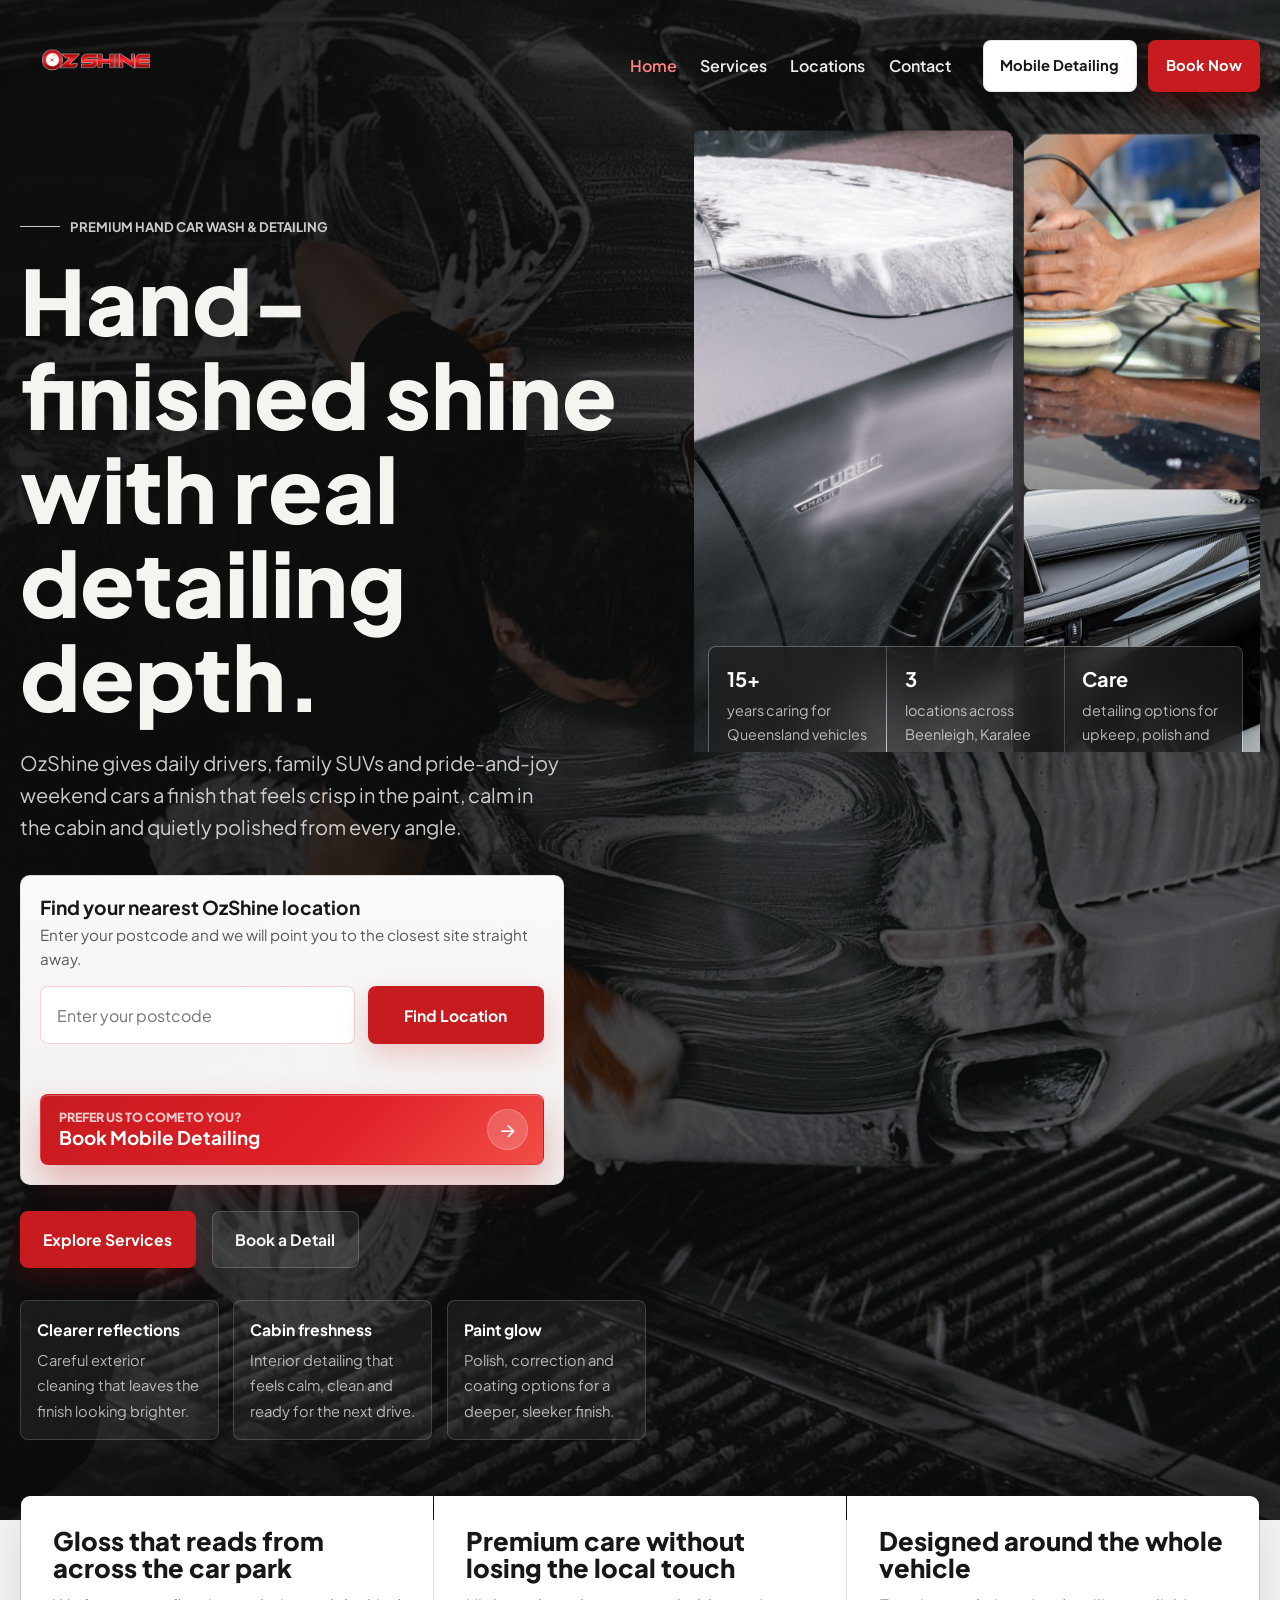
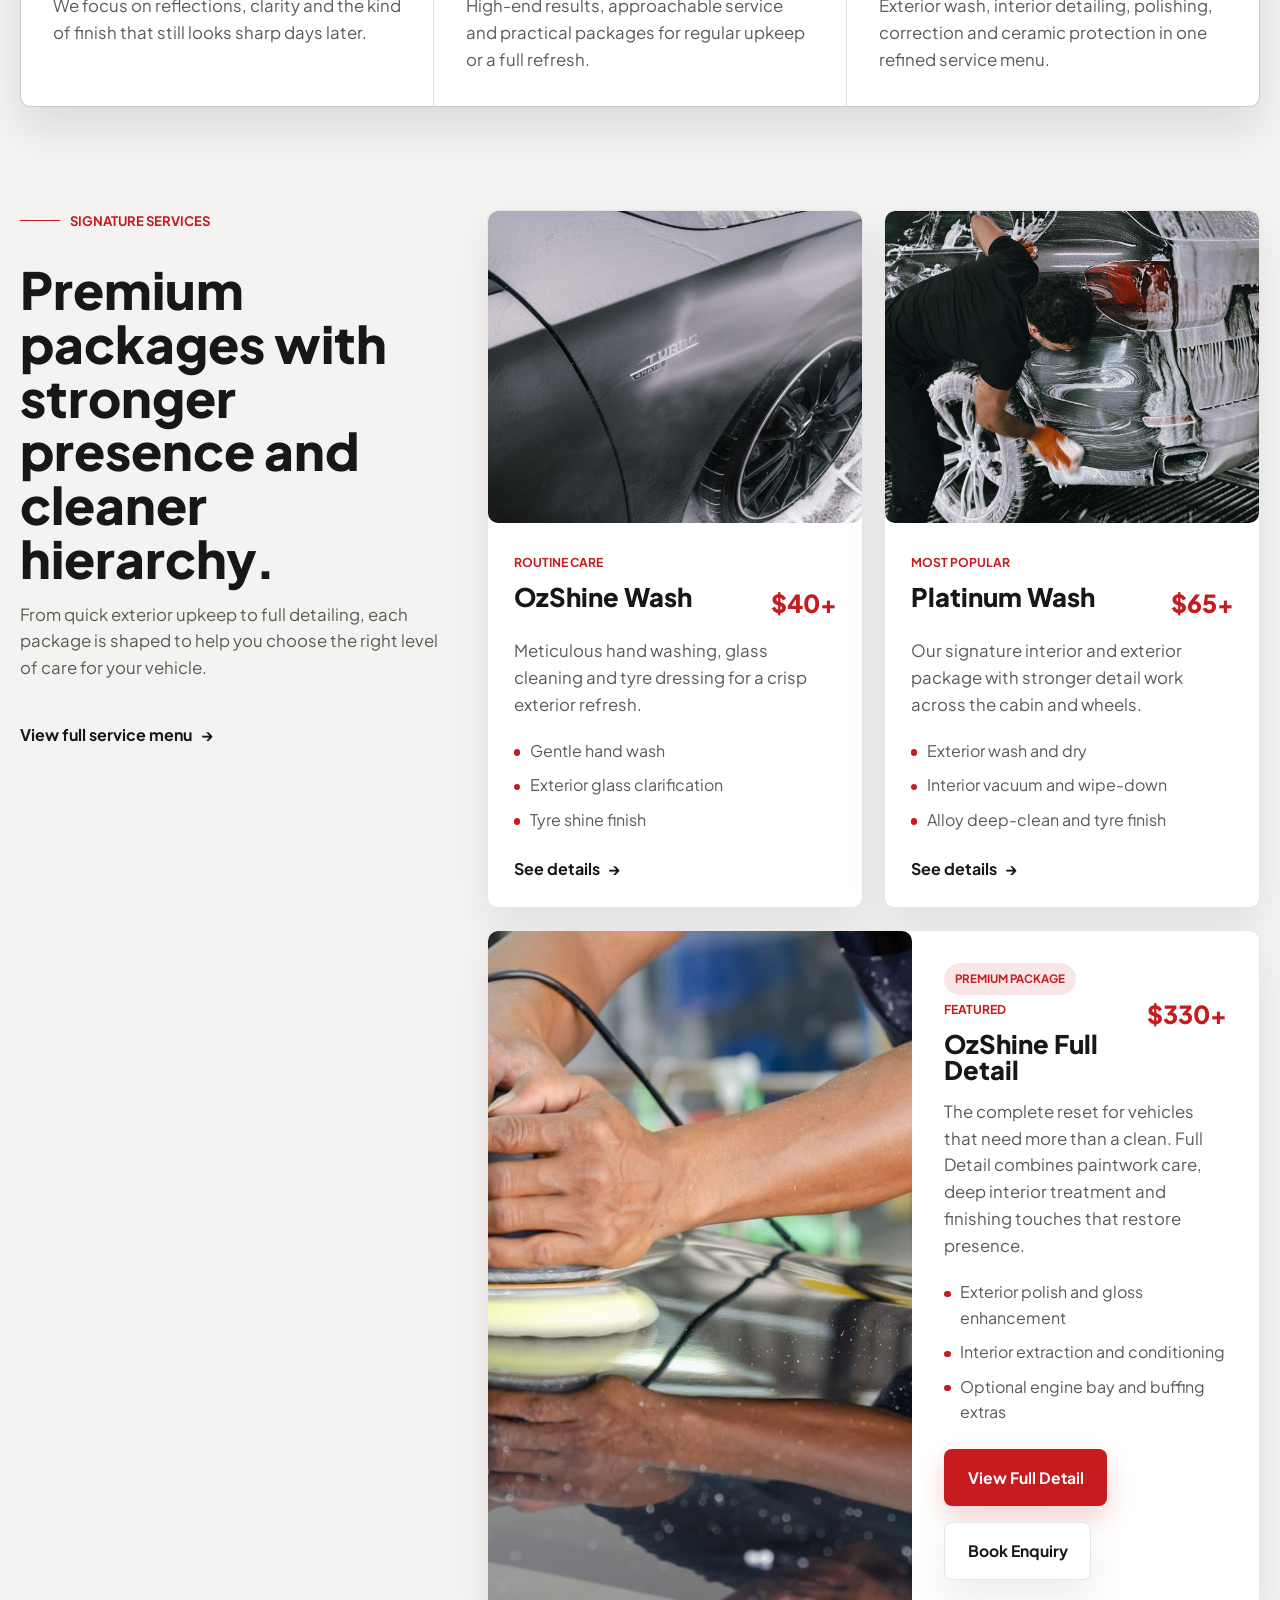
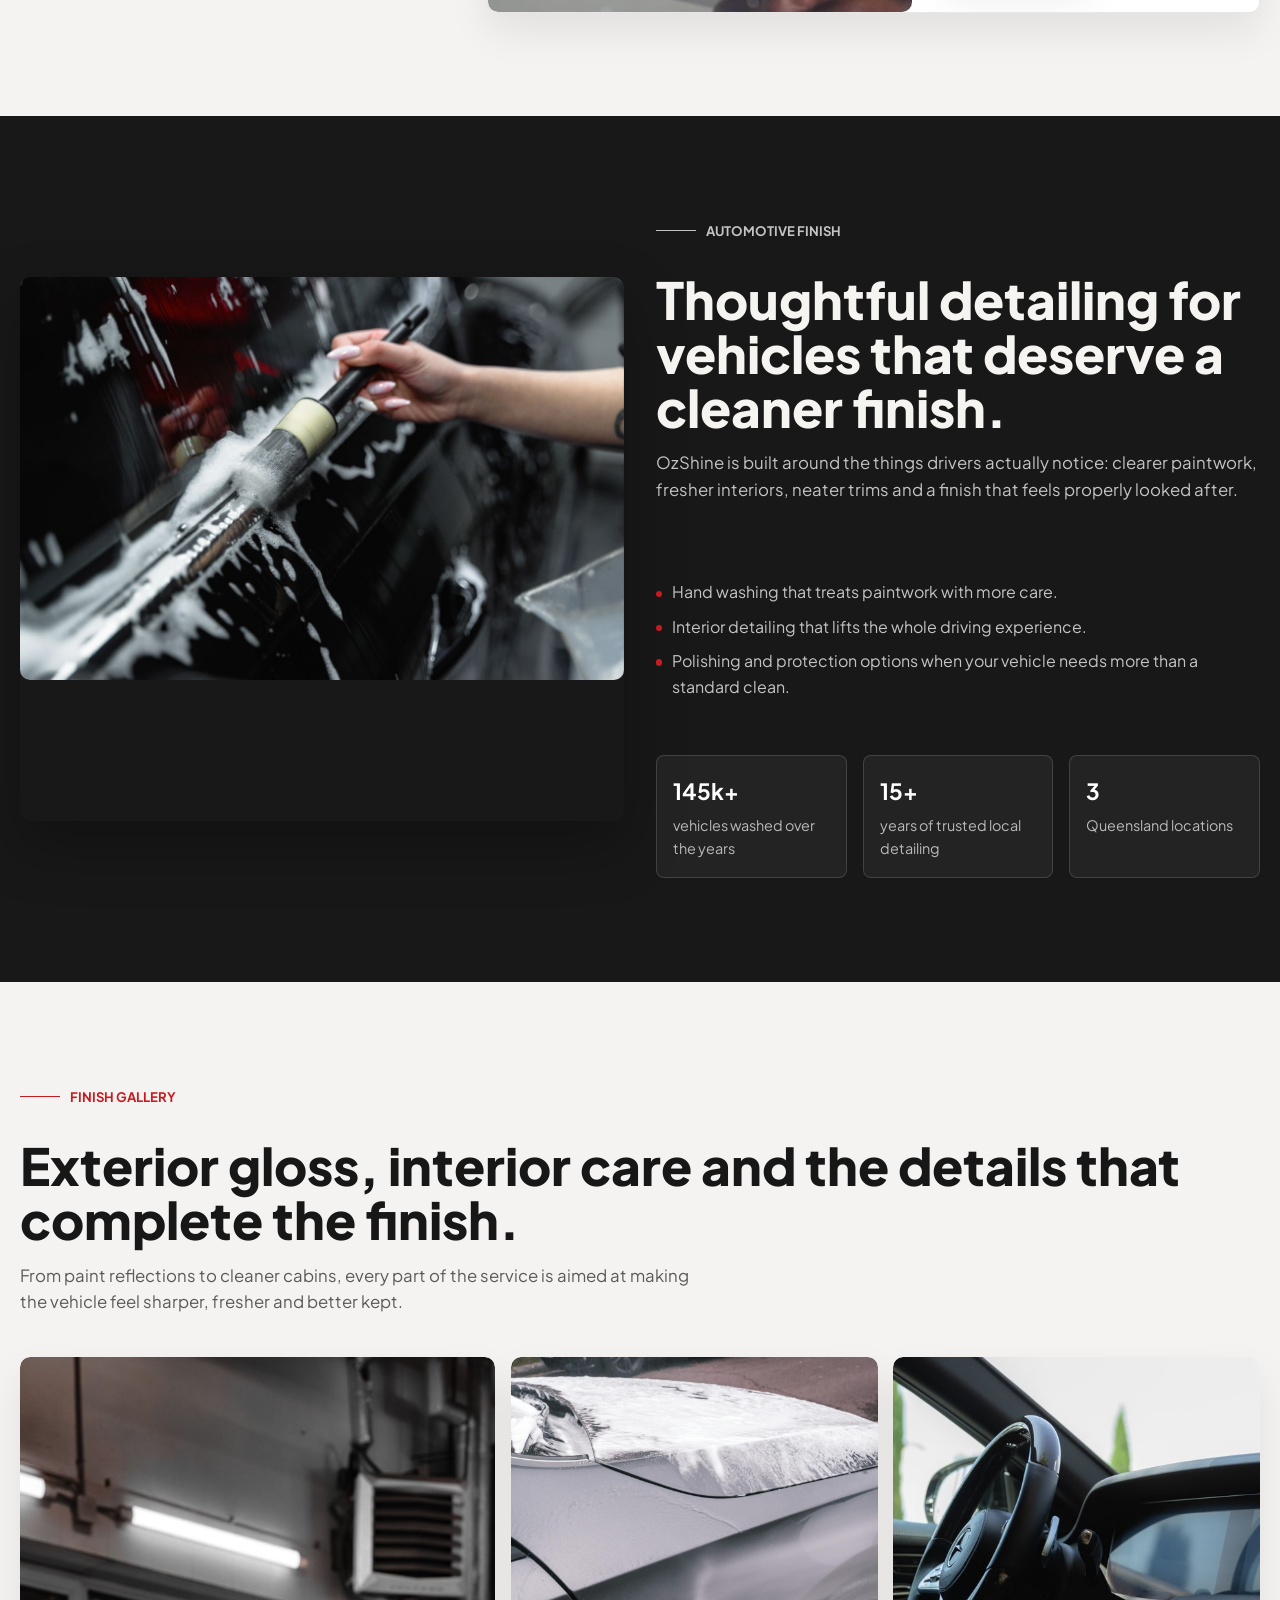
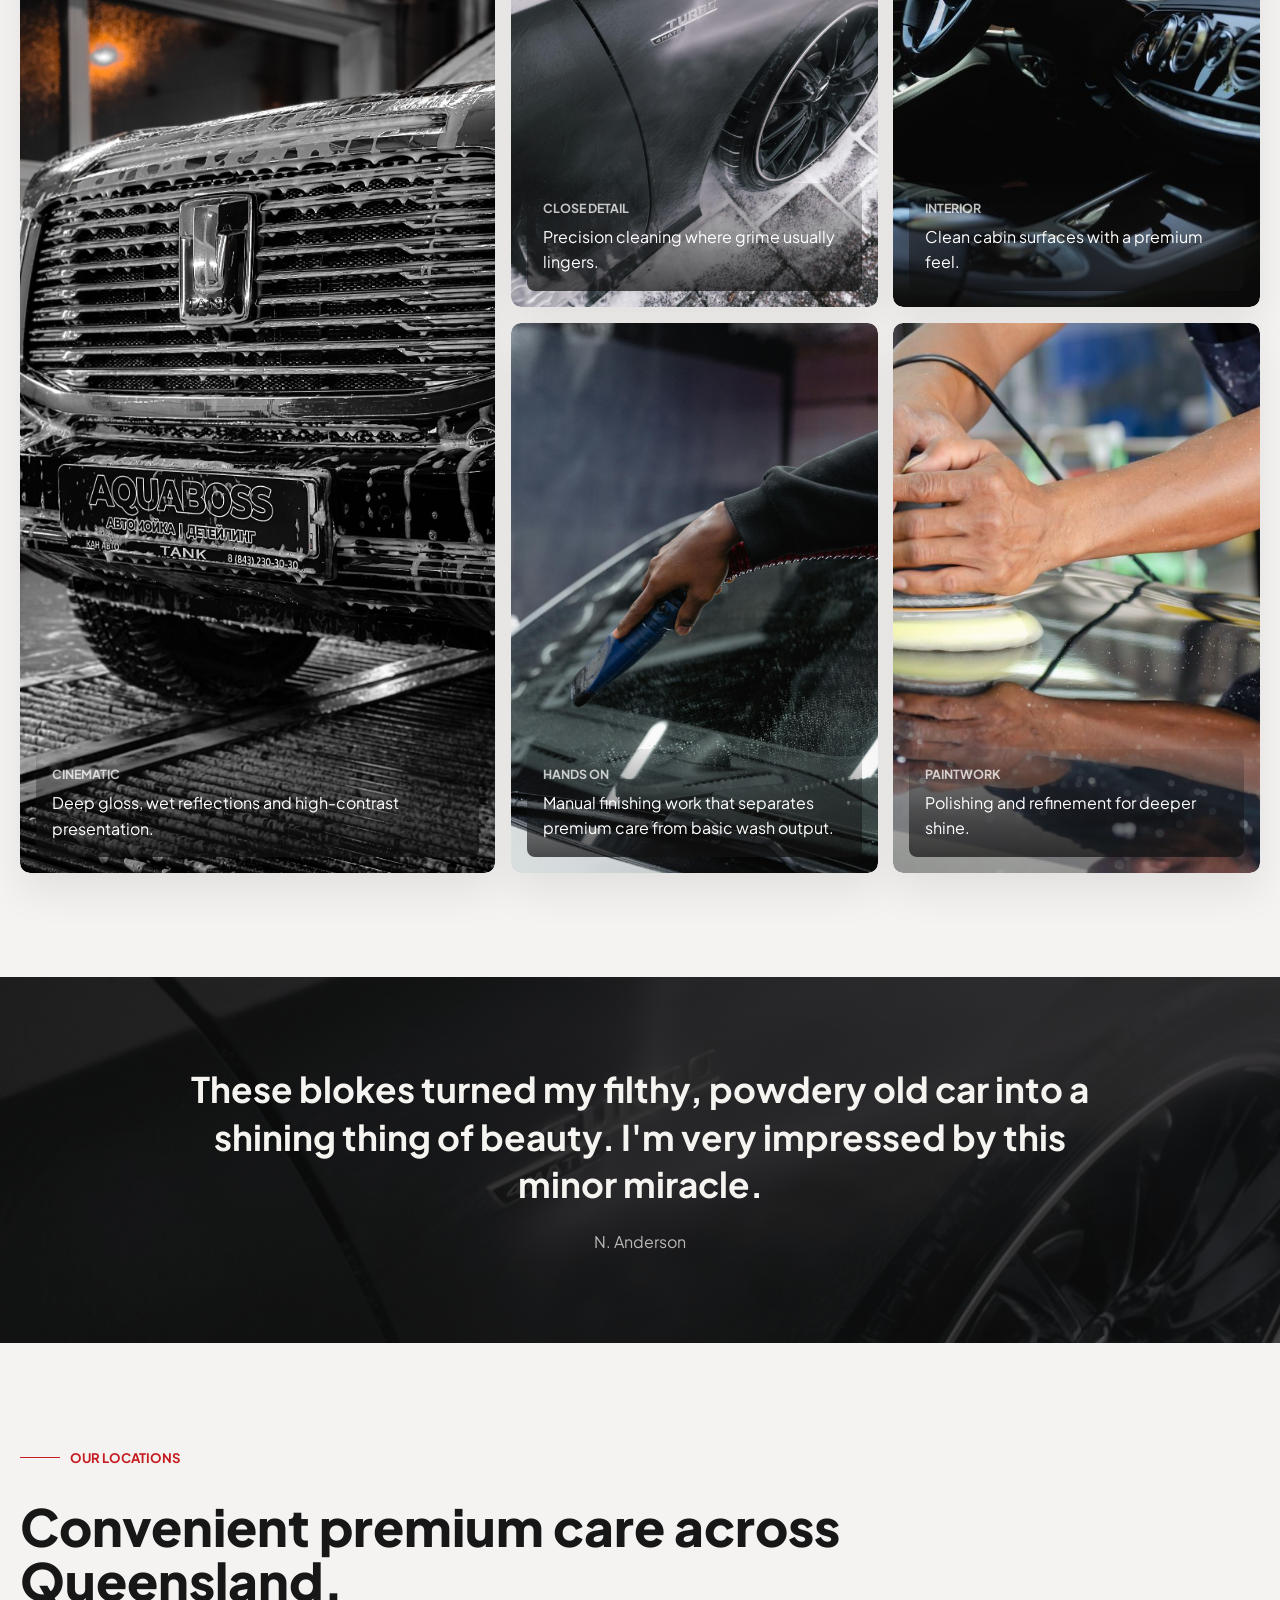
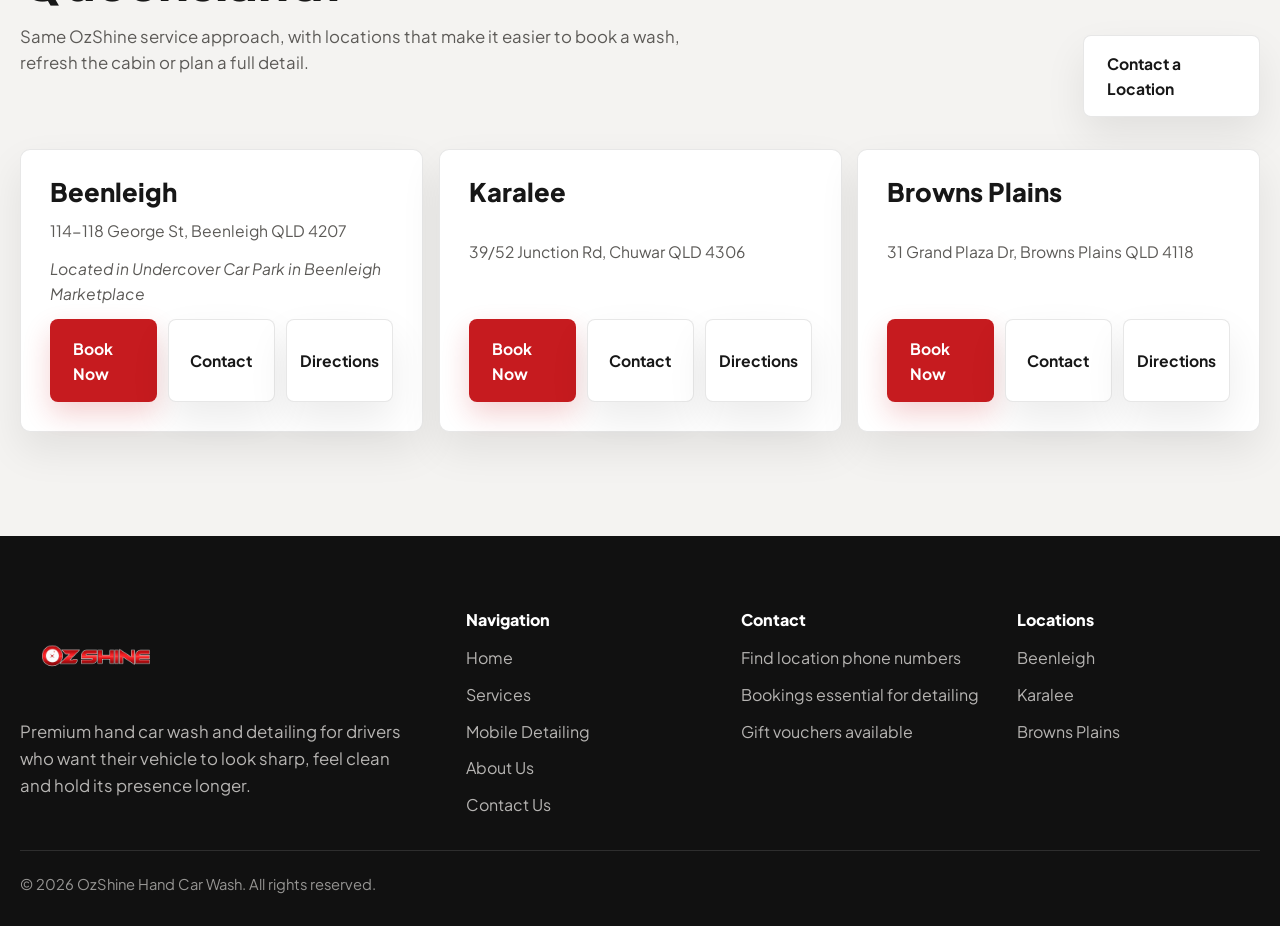
<file: index.html>
<!DOCTYPE html>
<html lang="en">
<head>
  <meta charset="UTF-8">
  <meta name="viewport" content="width=device-width, initial-scale=1.0">
  <title>OzShine Hand Car Wash | Premium Detailing in Queensland</title>
  <meta name="description" content="Premium hand car wash and detailing across Beenleigh, Karalee and Browns Plains. OzShine delivers gloss, interior care and high-end detailing with a local touch.">
  <link rel="canonical" href="https://ozshinecarwash.com.au/">
  <link rel="apple-touch-icon" sizes="180x180" href="apple-touch-icon.png">
  <link rel="icon" type="image/png" sizes="32x32" href="favicon-32x32.png">
  <link rel="icon" type="image/png" sizes="16x16" href="favicon-16x16.png">
  <link rel="icon" href="favicon.ico">
  <link rel="manifest" href="site.webmanifest">
  <meta name="theme-color" content="#c61b1f">
  <link rel="stylesheet" href="styles.css">
</head>
<body class="page-home">
  <header class="site-header">
    <div class="container header-row">
      <a href="index.html" class="logo" aria-label="OzShine Hand Car Wash home">
        <img src="logo.png" alt="OzShine Hand Car Wash" class="logo-image">
      </a>
      <button class="mobile-menu-btn" type="button" aria-label="Open navigation" aria-expanded="false" aria-controls="site-nav">
        <span></span>
        <span></span>
        <span></span>
      </button>
      <div class="nav-overlay" data-nav-close></div>
      <nav class="site-nav" id="site-nav" aria-label="Primary navigation">
        <div class="mobile-nav-header">
          <a href="index.html" class="logo" aria-label="OzShine Hand Car Wash home">
            <img src="logo.png" alt="OzShine Hand Car Wash" class="logo-image">
          </a>
          <button class="mobile-menu-close" type="button" aria-label="Close menu" data-nav-close>Close</button>
        </div>
        <ul class="nav-links">
          <li><a href="index.html" aria-current="page">Home</a></li>
          <li><a href="services.html">Services</a></li>
          <li><a href="contact.html#locations-directory">Locations</a></li>
          <li><a href="contact.html">Contact</a></li>
        </ul>
        <div class="nav-actions">
          <a href="mobile.html" class="btn btn-light">Mobile Detailing</a>
          <a href="book-now.html" class="btn btn-primary">Book Now</a>
        </div>
        <div class="mobile-nav-footer">
          <p>Choose the closest location, or head to the booking page to lock in the right OzShine service.</p>
          <div class="mobile-nav-cta">
            <a href="book-now.html" class="btn btn-primary">Book Now</a>
            <a href="contact.html#locations-directory" class="btn btn-light">Find a Location</a>
          </div>
        </div>
      </nav>
    </div>
  </header>

  <main>
    <section class="hero-home">
      <div class="container hero-grid">
        <div class="hero-copy" data-reveal>
          <p class="eyebrow">Premium Hand Car Wash & Detailing</p>
          <h1>Hand-finished shine with real detailing depth.</h1>
          <p class="hero-lead">OzShine gives daily drivers, family SUVs and pride-and-joy weekend cars a finish that feels crisp in the paint, calm in the cabin and quietly polished from every angle.</p>
          <div class="hero-finder nearest-tool" data-location-finder>
            <div class="hero-finder__intro">
              <strong>Find your nearest OzShine location</strong>
              <span>Enter your postcode and we will point you to the closest site straight away.</span>
            </div>
            <form class="nearest-form" novalidate>
              <label class="sr-only" for="hero-postcode">Enter your postcode</label>
              <div class="nearest-form__row">
                <input type="text" id="hero-postcode" class="form-control nearest-input" inputmode="numeric" autocomplete="postal-code" placeholder="Enter your postcode" maxlength="4">
                <button type="button" class="btn btn-primary nearest-submit">Find Location</button>
              </div>
              <p class="nearest-feedback" aria-live="polite"></p>
            </form>
            <div class="hero-finder__booking">
              <a href="mobile.html" class="hero-finder__booking-link">
                <span>
                  <small>Prefer us to come to you?</small>
                  <strong>Book Mobile Detailing</strong>
                </span>
                <span class="hero-finder__booking-icon" aria-hidden="true"></span>
              </a>
            </div>
            <div class="nearest-result" aria-live="polite"></div>
          </div>
          <div class="hero-actions">
            <a href="services.html" class="btn btn-primary">Explore Services</a>
            <a href="book-now.html" class="btn btn-secondary">Book a Detail</a>
          </div>
          <div class="hero-notes">
            <div class="hero-note">
              <strong>Clearer reflections</strong>
              <span>Careful exterior cleaning that leaves the finish looking brighter.</span>
            </div>
            <div class="hero-note">
              <strong>Cabin freshness</strong>
              <span>Interior detailing that feels calm, clean and ready for the next drive.</span>
            </div>
            <div class="hero-note">
              <strong>Paint glow</strong>
              <span>Polish, correction and coating options for a deeper, sleeker finish.</span>
            </div>
          </div>
        </div>

        <div class="hero-visuals" data-reveal>
          <img class="hero-main-image" src="assets/foam-detail.jpg" alt="Dark vehicle covered in rich foam during a premium hand wash" data-parallax>
          <div class="hero-side-stack">
            <img src="assets/paint-buff.jpg" alt="Close-up of polished paint catching clean reflections" data-parallax>
            <img src="assets/luxury-interior.jpg" alt="Luxury car interior with clean leather and premium trim" data-parallax>
          </div>
          <div class="hero-stat-bar">
            <div>
              <strong>15+</strong>
              <span>years caring for Queensland vehicles</span>
            </div>
            <div>
              <strong>3</strong>
              <span>locations across Beenleigh, Karalee and Browns Plains</span>
            </div>
            <div>
              <strong>Care</strong>
              <span>detailing options for upkeep, polish and full reset work</span>
            </div>
          </div>
        </div>
      </div>
    </section>

    <section class="intro-band">
      <div class="container">
        <div class="intro-grid" data-reveal>
          <article class="intro-item">
            <h3>Gloss that reads from across the car park</h3>
            <p>We focus on reflections, clarity and the kind of finish that still looks sharp days later.</p>
          </article>
          <article class="intro-item">
            <h3>Premium care without losing the local touch</h3>
            <p>High-end results, approachable service and practical packages for regular upkeep or a full refresh.</p>
          </article>
          <article class="intro-item">
            <h3>Designed around the whole vehicle</h3>
            <p>Exterior wash, interior detailing, polishing, correction and ceramic protection in one refined service menu.</p>
          </article>
        </div>
      </div>
    </section>

    <section class="section">
      <div class="container services-layout">
        <div class="section-sticky" data-reveal>
          <div class="section-head">
            <p class="eyebrow">Signature Services</p>
            <h2>Premium packages with stronger presence and cleaner hierarchy.</h2>
            <p>From quick exterior upkeep to full detailing, each package is shaped to help you choose the right level of care for your vehicle.</p>
          </div>
          <a href="services.html" class="link-arrow">View full service menu <span>→</span></a>
        </div>

        <div class="service-list">
          <article class="service-card" data-reveal>
            <div class="service-card__media">
              <img src="assets/foam-detail.jpg" alt="Black car covered in foam during a detailing wash">
            </div>
            <div class="service-card__body">
              <span class="service-label">Routine Care</span>
              <div class="service-card__top">
                <h3>OzShine Wash</h3>
                <span class="service-price">$40+</span>
              </div>
              <p>Meticulous hand washing, glass cleaning and tyre dressing for a crisp exterior refresh.</p>
              <ul class="service-card__list">
                <li>Gentle hand wash</li>
                <li>Exterior glass clarification</li>
                <li>Tyre shine finish</li>
              </ul>
              <a href="services.html" class="link-arrow">See details <span>→</span></a>
            </div>
          </article>

          <article class="service-card" data-reveal>
            <div class="service-card__media">
              <img src="assets/hand-wash.jpg" alt="Professional washing a vehicle inside a premium car wash facility">
            </div>
            <div class="service-card__body">
              <span class="service-label">Most Popular</span>
              <div class="service-card__top">
                <h3>Platinum Wash</h3>
                <span class="service-price">$65+</span>
              </div>
              <p>Our signature interior and exterior package with stronger detail work across the cabin and wheels.</p>
              <ul class="service-card__list">
                <li>Exterior wash and dry</li>
                <li>Interior vacuum and wipe-down</li>
                <li>Alloy deep-clean and tyre finish</li>
              </ul>
              <a href="services.html" class="link-arrow">See details <span>→</span></a>
            </div>
          </article>

          <article class="service-card service-card--featured" data-reveal>
            <div class="service-card__media">
              <img src="assets/paint-buff.jpg" alt="Reflective car surface being polished with a machine buffer">
            </div>
            <div class="service-card__body">
              <span class="card-badge">Premium Package</span>
              <div class="service-card__top">
                <div>
                  <span class="service-label">Featured</span>
                  <h3>OzShine Full Detail</h3>
                </div>
                <span class="service-price">$330+</span>
              </div>
              <p>The complete reset for vehicles that need more than a clean. Full Detail combines paintwork care, deep interior treatment and finishing touches that restore presence.</p>
              <ul class="service-card__list">
                <li>Exterior polish and gloss enhancement</li>
                <li>Interior extraction and conditioning</li>
                <li>Optional engine bay and buffing extras</li>
              </ul>
              <div class="btn-row">
                <a href="services.html#full-detail" class="btn btn-primary">View Full Detail</a>
                <a href="contact.html" class="btn btn-light">Book Enquiry</a>
              </div>
            </div>
          </article>
        </div>
      </div>
    </section>

    <section class="section section-dark">
      <div class="container craft-grid">
        <div class="craft-visual" data-reveal>
          <img src="assets/brush-detail.jpg" alt="Close-up of a brush cleaning a glossy car surface" data-parallax>
        </div>
        <div class="craft-copy" data-reveal>
          <div class="section-head">
            <p class="eyebrow">Automotive Finish</p>
            <h2>Thoughtful detailing for vehicles that deserve a cleaner finish.</h2>
            <p>OzShine is built around the things drivers actually notice: clearer paintwork, fresher interiors, neater trims and a finish that feels properly looked after.</p>
          </div>
          <ul class="point-list">
            <li>Hand washing that treats paintwork with more care.</li>
            <li>Interior detailing that lifts the whole driving experience.</li>
            <li>Polishing and protection options when your vehicle needs more than a standard clean.</li>
          </ul>
          <div class="stat-row">
            <div class="stat-chip">
              <strong>145k+</strong>
              <span>vehicles washed over the years</span>
            </div>
            <div class="stat-chip">
              <strong>15+</strong>
              <span>years of trusted local detailing</span>
            </div>
            <div class="stat-chip">
              <strong>3</strong>
              <span>Queensland locations</span>
            </div>
          </div>
        </div>
      </div>
    </section>

    <section class="section">
      <div class="container">
        <div class="section-head" data-reveal>
          <p class="eyebrow">Finish Gallery</p>
          <h2>Exterior gloss, interior care and the details that complete the finish.</h2>
          <p>From paint reflections to cleaner cabins, every part of the service is aimed at making the vehicle feel sharper, fresher and better kept.</p>
        </div>
        <div class="showcase-grid">
          <figure class="showcase-card showcase-card--tall" data-reveal>
            <img src="assets/hero-wash.jpg" alt="Luxury black car in a sleek indoor wash environment">
            <figcaption><span>Cinematic</span>Deep gloss, wet reflections and high-contrast presentation.</figcaption>
          </figure>
          <figure class="showcase-card" data-reveal>
            <img src="assets/foam-detail.jpg" alt="Close-up of a foam-covered wheel during detailed washing">
            <figcaption><span>Close Detail</span>Precision cleaning where grime usually lingers.</figcaption>
          </figure>
          <figure class="showcase-card" data-reveal>
            <img src="assets/interior-clean.jpg" alt="Luxury car interior with spotless dashboard and steering wheel">
            <figcaption><span>Interior</span>Clean cabin surfaces with a premium feel.</figcaption>
          </figure>
          <figure class="showcase-card" data-reveal>
            <img src="assets/windshield-finish.jpg" alt="Hand drying a car windshield inside a car wash">
            <figcaption><span>Hands On</span>Manual finishing work that separates premium care from basic wash output.</figcaption>
          </figure>
          <figure class="showcase-card" data-reveal>
            <img src="assets/paint-buff.jpg" alt="Car hood being polished with a buffer for a high gloss finish">
            <figcaption><span>Paintwork</span>Polishing and refinement for deeper shine.</figcaption>
          </figure>
        </div>
      </div>
    </section>

    <section class="testimonial-band">
      <div class="container" data-reveal>
        <blockquote>These blokes turned my filthy, powdery old car into a shining thing of beauty. I'm very impressed by this minor miracle.</blockquote>
        <cite>N. Anderson</cite>
      </div>
    </section>

    <section class="section">
      <div class="container">
        <div class="locations-head" data-reveal>
          <div class="section-head">
            <p class="eyebrow">Our Locations</p>
            <h2>Convenient premium care across Queensland.</h2>
            <p>Same OzShine service approach, with locations that make it easier to book a wash, refresh the cabin or plan a full detail.</p>
          </div>
          <a href="contact.html" class="btn btn-light">Contact a Location</a>
        </div>

        <div class="location-grid">
          <article class="location-card" data-reveal>
            <h3>Beenleigh</h3>
            <p>114-118 George St, Beenleigh QLD 4207</p>
            <p><em>Located in Undercover Car Park in Beenleigh Marketplace</em></p>
            <div class="location-card__actions">
              <a class="btn btn-primary" href="https://www.picktime.com/beenleighozshinecarwash#book/services" target="_blank" rel="noopener noreferrer">Book Now</a>
              <a class="btn btn-light" href="tel:0449558449">Contact</a>
              <a class="btn btn-light" href="https://www.google.com/maps/search/?api=1&query=114-118%20George%20St%2C%20Beenleigh%20QLD%204207" target="_blank" rel="noopener noreferrer">Directions</a>
            </div>
          </article>
          <article class="location-card" data-reveal>
            <h3>Karalee</h3>
            <p>39/52 Junction Rd, Chuwar QLD 4306</p>
            <div class="location-card__actions">
              <a class="btn btn-primary" href="https://www.picktime.com/kbozshinecarwash#book" target="_blank" rel="noopener noreferrer">Book Now</a>
              <a class="btn btn-light" href="tel:0430295369">Contact</a>
              <a class="btn btn-light" href="https://www.google.com/maps/search/?api=1&query=39%2F52%20Junction%20Rd%2C%20Chuwar%20QLD%204306" target="_blank" rel="noopener noreferrer">Directions</a>
            </div>
          </article>
          <article class="location-card" data-reveal>
            <h3>Browns Plains</h3>
            <p>31 Grand Plaza Dr, Browns Plains QLD 4118</p>
            <div class="location-card__actions">
              <a class="btn btn-primary" href="https://www.picktime.com/kbozshinecarwash#book" target="_blank" rel="noopener noreferrer">Book Now</a>
              <a class="btn btn-light" href="tel:0432521913">Contact</a>
              <a class="btn btn-light" href="https://www.google.com/maps/search/?api=1&query=31%20Grand%20Plaza%20Dr%2C%20Browns%20Plains%20QLD%204118" target="_blank" rel="noopener noreferrer">Directions</a>
            </div>
          </article>
        </div>
      </div>
    </section>
  </main>

  <footer class="site-footer">
    <div class="container">
      <div class="footer-grid">
        <div class="footer-brand">
          <a href="index.html" class="logo" aria-label="OzShine Hand Car Wash home">
            <img src="logo.png" alt="OzShine Hand Car Wash" class="logo-image">
          </a>
          <p>Premium hand car wash and detailing for drivers who want their vehicle to look sharp, feel clean and hold its presence longer.</p>
        </div>
        <div>
          <h4>Navigation</h4>
          <ul class="footer-links">
            <li><a href="index.html">Home</a></li>
            <li><a href="services.html">Services</a></li>
            <li><a href="mobile.html">Mobile Detailing</a></li>
            <li><a href="about.html">About Us</a></li>
            <li><a href="contact.html">Contact Us</a></li>
          </ul>
        </div>
        <div>
          <h4>Contact</h4>
          <ul class="footer-meta">
            <li><a href="contact.html">Find location phone numbers</a></li>
            <li>Bookings essential for detailing</li>
            <li>Gift vouchers available</li>
          </ul>
        </div>
        <div>
          <h4>Locations</h4>
          <ul class="footer-meta">
            <li>Beenleigh</li>
            <li>Karalee</li>
            <li>Browns Plains</li>
          </ul>
        </div>
      </div>
      <div class="footer-bottom">
        <span>&copy; 2026 OzShine Hand Car Wash. All rights reserved.</span>
      </div>
    </div>
  </footer>

  <script src="qld-postcode-coordinates.js"></script>
  <script src="main.js"></script>
</body>
</html>
</file>
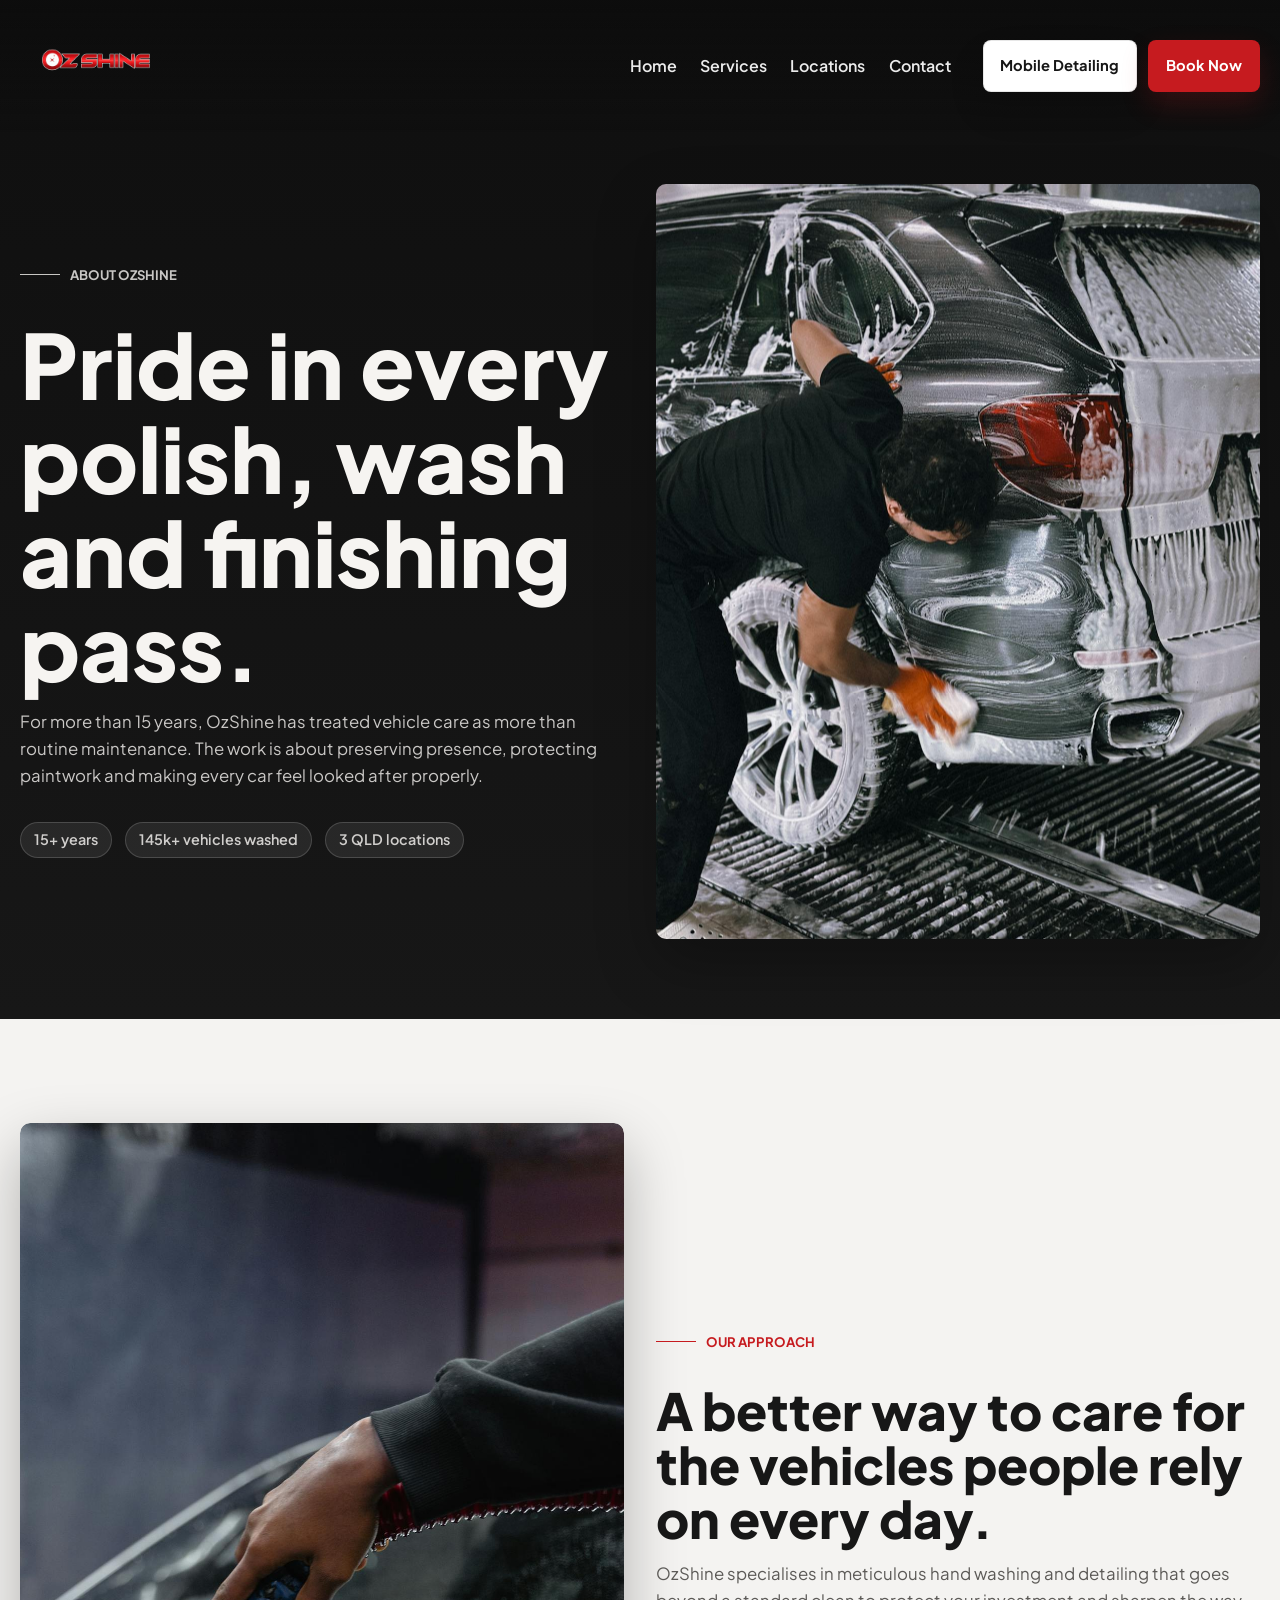
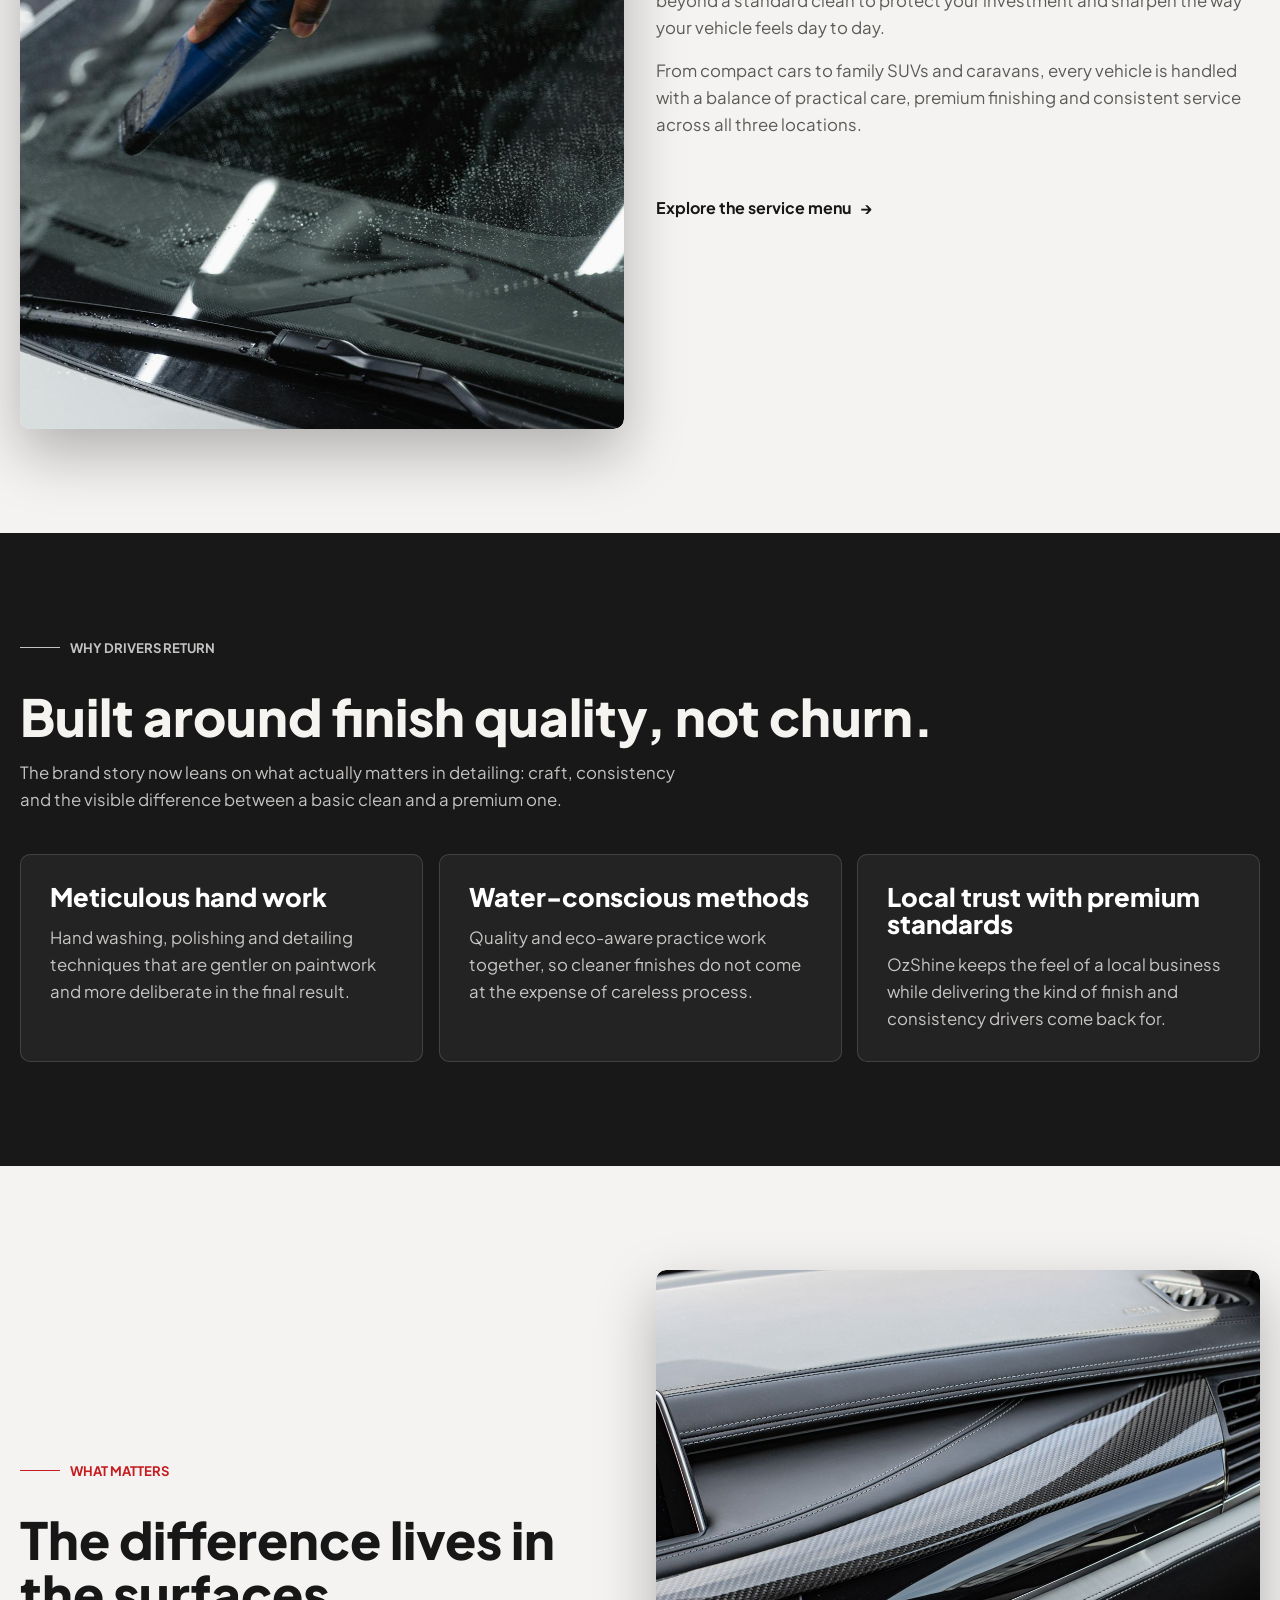
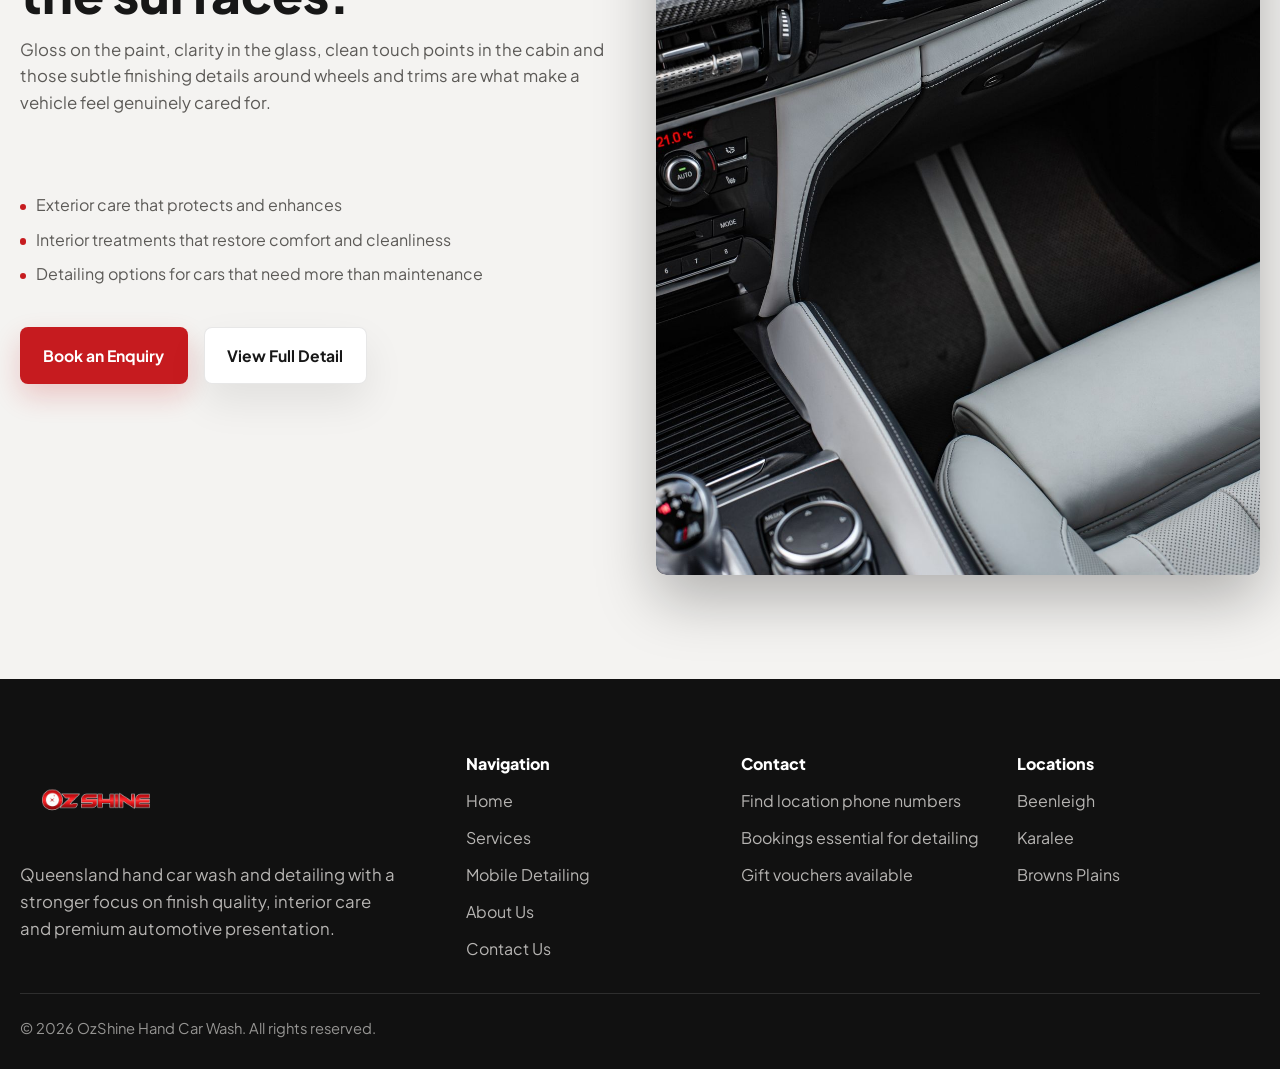
<file: about.html>
<!DOCTYPE html>
<html lang="en">
<head>
  <meta charset="UTF-8">
  <meta name="viewport" content="width=device-width, initial-scale=1.0">
  <title>About Us | OzShine Hand Car Wash</title>
  <meta name="description" content="Learn more about OzShine Hand Car Wash, a Queensland detailing business focused on meticulous hand washing, interior care and premium finish quality.">
  <link rel="canonical" href="https://ozshinecarwash.com.au/about.html">
  <link rel="apple-touch-icon" sizes="180x180" href="apple-touch-icon.png">
  <link rel="icon" type="image/png" sizes="32x32" href="favicon-32x32.png">
  <link rel="icon" type="image/png" sizes="16x16" href="favicon-16x16.png">
  <link rel="icon" href="favicon.ico">
  <link rel="manifest" href="site.webmanifest">
  <meta name="theme-color" content="#c61b1f">
  <link rel="stylesheet" href="styles.css">
</head>
<body class="page-about">
  <header class="site-header">
    <div class="container header-row">
      <a href="index.html" class="logo" aria-label="OzShine Hand Car Wash home">
        <img src="logo.png" alt="OzShine Hand Car Wash" class="logo-image">
      </a>
      <button class="mobile-menu-btn" type="button" aria-label="Open navigation" aria-expanded="false" aria-controls="site-nav">
        <span></span>
        <span></span>
        <span></span>
      </button>
      <div class="nav-overlay" data-nav-close></div>
      <nav class="site-nav" id="site-nav" aria-label="Primary navigation">
        <div class="mobile-nav-header">
          <a href="index.html" class="logo" aria-label="OzShine Hand Car Wash home">
            <img src="logo.png" alt="OzShine Hand Car Wash" class="logo-image">
          </a>
          <button class="mobile-menu-close" type="button" aria-label="Close menu" data-nav-close>Close</button>
        </div>
        <ul class="nav-links">
          <li><a href="index.html">Home</a></li>
          <li><a href="services.html">Services</a></li>
          <li><a href="contact.html#locations-directory">Locations</a></li>
          <li><a href="contact.html">Contact</a></li>
        </ul>
        <div class="nav-actions">
          <a href="mobile.html" class="btn btn-light">Mobile Detailing</a>
          <a href="book-now.html" class="btn btn-primary">Book Now</a>
        </div>
        <div class="mobile-nav-footer">
          <p>Choose the closest location, or head to the booking page to lock in the right OzShine service.</p>
          <div class="mobile-nav-cta">
            <a href="book-now.html" class="btn btn-primary">Book Now</a>
            <a href="contact.html#locations-directory" class="btn btn-light">Find a Location</a>
          </div>
        </div>
      </nav>
    </div>
  </header>

  <main>
    <section class="page-hero-wrap">
      <div class="container page-hero">
        <div class="page-hero__copy" data-reveal>
          <p class="eyebrow">About OzShine</p>
          <h1>Pride in every polish, wash and finishing pass.</h1>
          <p>For more than 15 years, OzShine has treated vehicle care as more than routine maintenance. The work is about preserving presence, protecting paintwork and making every car feel looked after properly.</p>
          <div class="page-hero__meta">
            <span>15+ years</span>
            <span>145k+ vehicles washed</span>
            <span>3 QLD locations</span>
          </div>
        </div>
        <div class="page-hero__visual" data-reveal>
          <img src="assets/hand-wash.jpg" alt="Professional hand washing a car with sponge in an indoor detailing space" data-parallax>
        </div>
      </div>
    </section>

    <section class="section">
      <div class="container story-grid">
        <div class="story-media" data-reveal>
          <img src="assets/windshield-finish.jpg" alt="Close-up of hand finishing a car windshield inside a premium wash facility" data-parallax>
        </div>
        <div class="story-copy" data-reveal>
          <div class="section-head">
            <p class="eyebrow">Our Approach</p>
            <h2>A better way to care for the vehicles people rely on every day.</h2>
            <p>OzShine specialises in meticulous hand washing and detailing that goes beyond a standard clean to protect your investment and sharpen the way your vehicle feels day to day.</p>
            <p>From compact cars to family SUVs and caravans, every vehicle is handled with a balance of practical care, premium finishing and consistent service across all three locations.</p>
          </div>
          <a href="services.html" class="link-arrow">Explore the service menu <span>→</span></a>
        </div>
      </div>
    </section>

    <section class="section section-dark">
      <div class="container">
        <div class="section-head" data-reveal>
          <p class="eyebrow">Why Drivers Return</p>
          <h2>Built around finish quality, not churn.</h2>
          <p>The brand story now leans on what actually matters in detailing: craft, consistency and the visible difference between a basic clean and a premium one.</p>
        </div>
        <div class="value-grid">
          <article class="value-block" data-reveal>
            <h3>Meticulous hand work</h3>
            <p>Hand washing, polishing and detailing techniques that are gentler on paintwork and more deliberate in the final result.</p>
          </article>
          <article class="value-block" data-reveal>
            <h3>Water-conscious methods</h3>
            <p>Quality and eco-aware practice work together, so cleaner finishes do not come at the expense of careless process.</p>
          </article>
          <article class="value-block" data-reveal>
            <h3>Local trust with premium standards</h3>
            <p>OzShine keeps the feel of a local business while delivering the kind of finish and consistency drivers come back for.</p>
          </article>
        </div>
      </div>
    </section>

    <section class="section">
      <div class="container craft-grid">
        <div class="craft-copy" data-reveal>
          <div class="section-head">
            <p class="eyebrow">What Matters</p>
            <h2>The difference lives in the surfaces.</h2>
            <p>Gloss on the paint, clarity in the glass, clean touch points in the cabin and those subtle finishing details around wheels and trims are what make a vehicle feel genuinely cared for.</p>
          </div>
          <ul class="point-list">
            <li>Exterior care that protects and enhances</li>
            <li>Interior treatments that restore comfort and cleanliness</li>
            <li>Detailing options for cars that need more than maintenance</li>
          </ul>
          <div class="btn-row">
            <a href="book-now.html" class="btn btn-primary">Book an Enquiry</a>
            <a href="services.html#full-detail" class="btn btn-light">View Full Detail</a>
          </div>
        </div>
        <div class="craft-visual" data-reveal>
          <img src="assets/luxury-interior.jpg" alt="Premium vehicle interior with clean leather and carbon trim" data-parallax>
        </div>
      </div>
    </section>
  </main>

  <footer class="site-footer">
    <div class="container">
      <div class="footer-grid">
        <div class="footer-brand">
          <a href="index.html" class="logo" aria-label="OzShine Hand Car Wash home">
            <img src="logo.png" alt="OzShine Hand Car Wash" class="logo-image">
          </a>
          <p>Queensland hand car wash and detailing with a stronger focus on finish quality, interior care and premium automotive presentation.</p>
        </div>
        <div>
          <h4>Navigation</h4>
          <ul class="footer-links">
            <li><a href="index.html">Home</a></li>
            <li><a href="services.html">Services</a></li>
            <li><a href="mobile.html">Mobile Detailing</a></li>
            <li><a href="about.html">About Us</a></li>
            <li><a href="contact.html">Contact Us</a></li>
          </ul>
        </div>
        <div>
          <h4>Contact</h4>
          <ul class="footer-meta">
            <li><a href="contact.html">Find location phone numbers</a></li>
            <li>Bookings essential for detailing</li>
            <li>Gift vouchers available</li>
          </ul>
        </div>
        <div>
          <h4>Locations</h4>
          <ul class="footer-meta">
            <li>Beenleigh</li>
            <li>Karalee</li>
            <li>Browns Plains</li>
          </ul>
        </div>
      </div>
      <div class="footer-bottom">
        <span>&copy; 2026 OzShine Hand Car Wash. All rights reserved.</span>
      </div>
    </div>
  </footer>

  <script src="main.js"></script>
</body>
</html>
</file>
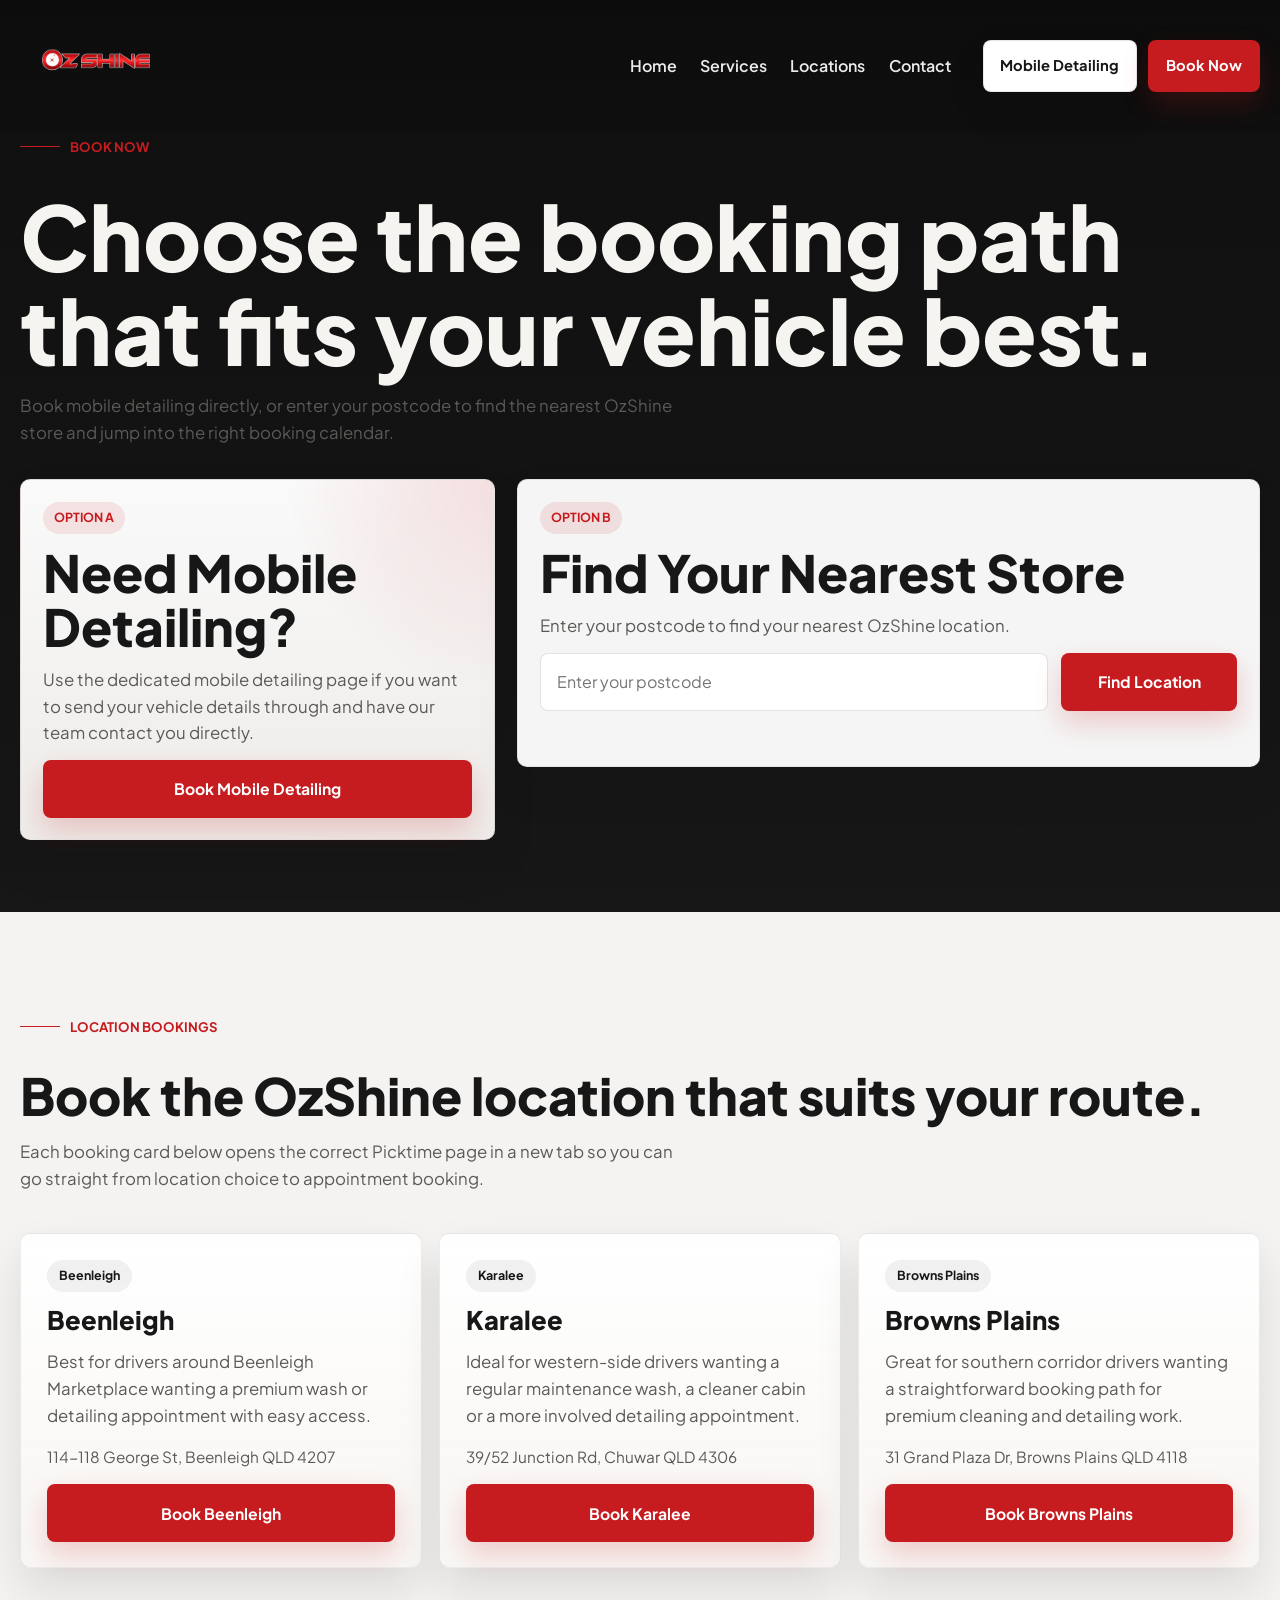
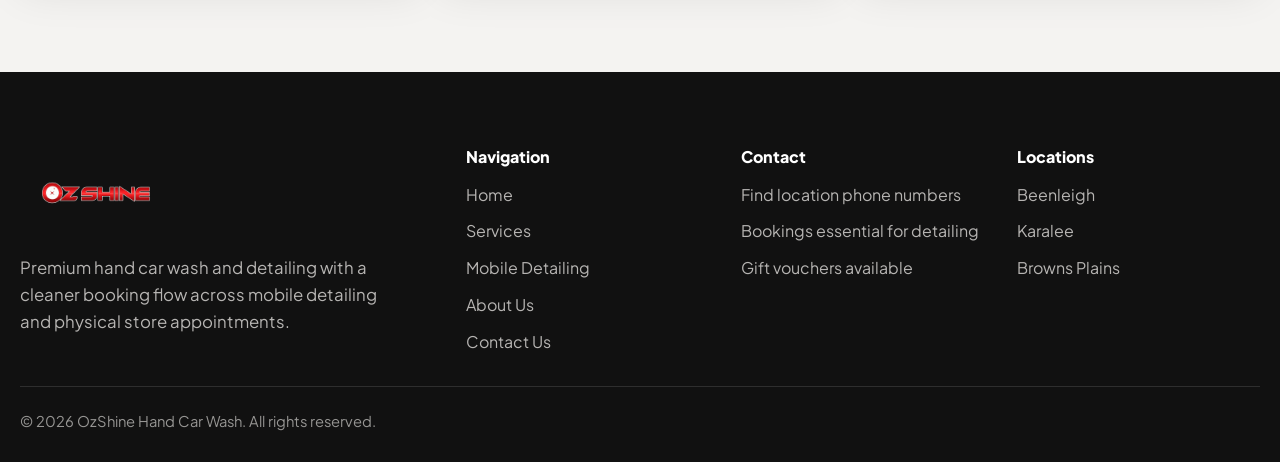
<file: book-now.html>
<!DOCTYPE html>
<html lang="en">
<head>
  <meta charset="UTF-8">
  <meta name="viewport" content="width=device-width, initial-scale=1.0">
  <title>Book Now | OzShine Hand Car Wash</title>
  <meta name="description" content="Book OzShine mobile detailing or find your nearest store and jump straight to the right booking page.">
  <link rel="canonical" href="https://ozshinecarwash.com.au/book-now.html">
  <link rel="apple-touch-icon" sizes="180x180" href="apple-touch-icon.png">
  <link rel="icon" type="image/png" sizes="32x32" href="favicon-32x32.png">
  <link rel="icon" type="image/png" sizes="16x16" href="favicon-16x16.png">
  <link rel="icon" href="favicon.ico">
  <link rel="manifest" href="site.webmanifest">
  <meta name="theme-color" content="#c61b1f">
  <link rel="stylesheet" href="styles.css">
</head>
<body class="page-book-now">
  <header class="site-header">
    <div class="container header-row">
      <a href="index.html" class="logo" aria-label="OzShine Hand Car Wash home">
        <img src="logo.png" alt="OzShine Hand Car Wash" class="logo-image">
      </a>
      <button class="mobile-menu-btn" type="button" aria-label="Open navigation" aria-expanded="false" aria-controls="site-nav">
        <span></span>
        <span></span>
        <span></span>
      </button>
      <div class="nav-overlay" data-nav-close></div>
      <nav class="site-nav" id="site-nav" aria-label="Primary navigation">
        <div class="mobile-nav-header">
          <a href="index.html" class="logo" aria-label="OzShine Hand Car Wash home">
            <img src="logo.png" alt="OzShine Hand Car Wash" class="logo-image">
          </a>
          <button class="mobile-menu-close" type="button" aria-label="Close menu" data-nav-close>Close</button>
        </div>
        <ul class="nav-links">
          <li><a href="index.html">Home</a></li>
          <li><a href="services.html">Services</a></li>
          <li><a href="contact.html#locations-directory">Locations</a></li>
          <li><a href="contact.html">Contact</a></li>
        </ul>
        <div class="nav-actions">
          <a href="mobile.html" class="btn btn-light">Mobile Detailing</a>
          <a href="book-now.html" class="btn btn-primary">Book Now</a>
        </div>
        <div class="mobile-nav-footer">
          <p>Choose the closest location, or head to the booking page to lock in the right OzShine service.</p>
          <div class="mobile-nav-cta">
            <a href="#nearest-booking-form" class="btn btn-primary">Book Now</a>
            <a href="contact.html#locations-directory" class="btn btn-light">Find a Location</a>
          </div>
        </div>
      </nav>
    </div>
  </header>

  <main>
    <section class="page-hero-wrap book-now-wrap">
      <div class="container book-now-intro">
        <div class="section-head book-now-head" data-reveal>
          <p class="eyebrow">Book Now</p>
          <h1>Choose the booking path that fits your vehicle best.</h1>
          <p>Book mobile detailing directly, or enter your postcode to find the nearest OzShine store and jump into the right booking calendar.</p>
        </div>

        <div class="booking-path-grid">
          <article class="booking-path-card booking-path-card--mobile" data-reveal>
            <span class="booking-path-card__label">Option A</span>
            <h2>Need Mobile Detailing?</h2>
            <p>Use the dedicated mobile detailing page if you want to send your vehicle details through and have our team contact you directly.</p>
            <a href="mobile.html" class="btn btn-primary">Book Mobile Detailing</a>
          </article>

          <article class="booking-path-card booking-path-card--store" data-reveal>
            <span class="booking-path-card__label">Option B</span>
            <h2>Find Your Nearest Store</h2>
            <p>Enter your postcode to find your nearest OzShine location.</p>
            <div class="nearest-tool booking-finder" id="nearest-booking-form" data-location-finder data-finder-mode="booking">
              <form class="nearest-form" novalidate>
                <label class="sr-only" for="booking-postcode">Enter your postcode</label>
                <div class="nearest-form__row">
                  <input type="text" id="booking-postcode" class="form-control nearest-input" inputmode="numeric" autocomplete="postal-code" placeholder="Enter your postcode" maxlength="4">
                  <button type="button" class="btn btn-primary nearest-submit">Find Location</button>
                </div>
                <p class="nearest-feedback" aria-live="polite"></p>
              </form>
              <div class="nearest-result" aria-live="polite"></div>
            </div>
          </article>
        </div>
      </div>
    </section>

    <section class="section">
      <div class="container">
        <div class="section-head" data-reveal>
          <p class="eyebrow">Location Bookings</p>
          <h2>Book the OzShine location that suits your route.</h2>
          <p>Each booking card below opens the correct Picktime page in a new tab so you can go straight from location choice to appointment booking.</p>
        </div>

        <div class="booking-location-grid" data-reveal>
          <article class="booking-location-card" data-booking-location="Beenleigh">
            <span class="location-chip">Beenleigh</span>
            <h3>Beenleigh</h3>
            <p>Best for drivers around Beenleigh Marketplace wanting a premium wash or detailing appointment with easy access.</p>
            <div class="booking-location-card__meta">
              <span>114-118 George St, Beenleigh QLD 4207</span>
            </div>
            <a href="https://www.picktime.com/beenleighozshinecarwash#book/services" class="btn btn-primary" target="_blank" rel="noopener noreferrer">Book Beenleigh</a>
          </article>

          <article class="booking-location-card" data-booking-location="Karalee">
            <span class="location-chip">Karalee</span>
            <h3>Karalee</h3>
            <p>Ideal for western-side drivers wanting a regular maintenance wash, a cleaner cabin or a more involved detailing appointment.</p>
            <div class="booking-location-card__meta">
              <span>39/52 Junction Rd, Chuwar QLD 4306</span>
            </div>
            <a href="https://www.picktime.com/kbozshinecarwash#book" class="btn btn-primary" target="_blank" rel="noopener noreferrer">Book Karalee</a>
          </article>

          <article class="booking-location-card" data-booking-location="Browns Plains">
            <span class="location-chip">Browns Plains</span>
            <h3>Browns Plains</h3>
            <p>Great for southern corridor drivers wanting a straightforward booking path for premium cleaning and detailing work.</p>
            <div class="booking-location-card__meta">
              <span>31 Grand Plaza Dr, Browns Plains QLD 4118</span>
            </div>
            <a href="https://www.picktime.com/kbozshinecarwash#book" class="btn btn-primary" target="_blank" rel="noopener noreferrer">Book Browns Plains</a>
          </article>
        </div>
      </div>
    </section>
  </main>

  <footer class="site-footer">
    <div class="container">
      <div class="footer-grid">
        <div class="footer-brand">
          <a href="index.html" class="logo" aria-label="OzShine Hand Car Wash home">
            <img src="logo.png" alt="OzShine Hand Car Wash" class="logo-image">
          </a>
          <p>Premium hand car wash and detailing with a cleaner booking flow across mobile detailing and physical store appointments.</p>
        </div>
        <div>
          <h4>Navigation</h4>
          <ul class="footer-links">
            <li><a href="index.html">Home</a></li>
            <li><a href="services.html">Services</a></li>
            <li><a href="mobile.html">Mobile Detailing</a></li>
            <li><a href="about.html">About Us</a></li>
            <li><a href="contact.html">Contact Us</a></li>
          </ul>
        </div>
        <div>
          <h4>Contact</h4>
          <ul class="footer-meta">
            <li><a href="contact.html">Find location phone numbers</a></li>
            <li>Bookings essential for detailing</li>
            <li>Gift vouchers available</li>
          </ul>
        </div>
        <div>
          <h4>Locations</h4>
          <ul class="footer-meta">
            <li>Beenleigh</li>
            <li>Karalee</li>
            <li>Browns Plains</li>
          </ul>
        </div>
      </div>
      <div class="footer-bottom">
        <span>&copy; 2026 OzShine Hand Car Wash. All rights reserved.</span>
      </div>
    </div>
  </footer>

  <script src="qld-postcode-coordinates.js"></script>
  <script src="main.js"></script>
</body>
</html>
</file>
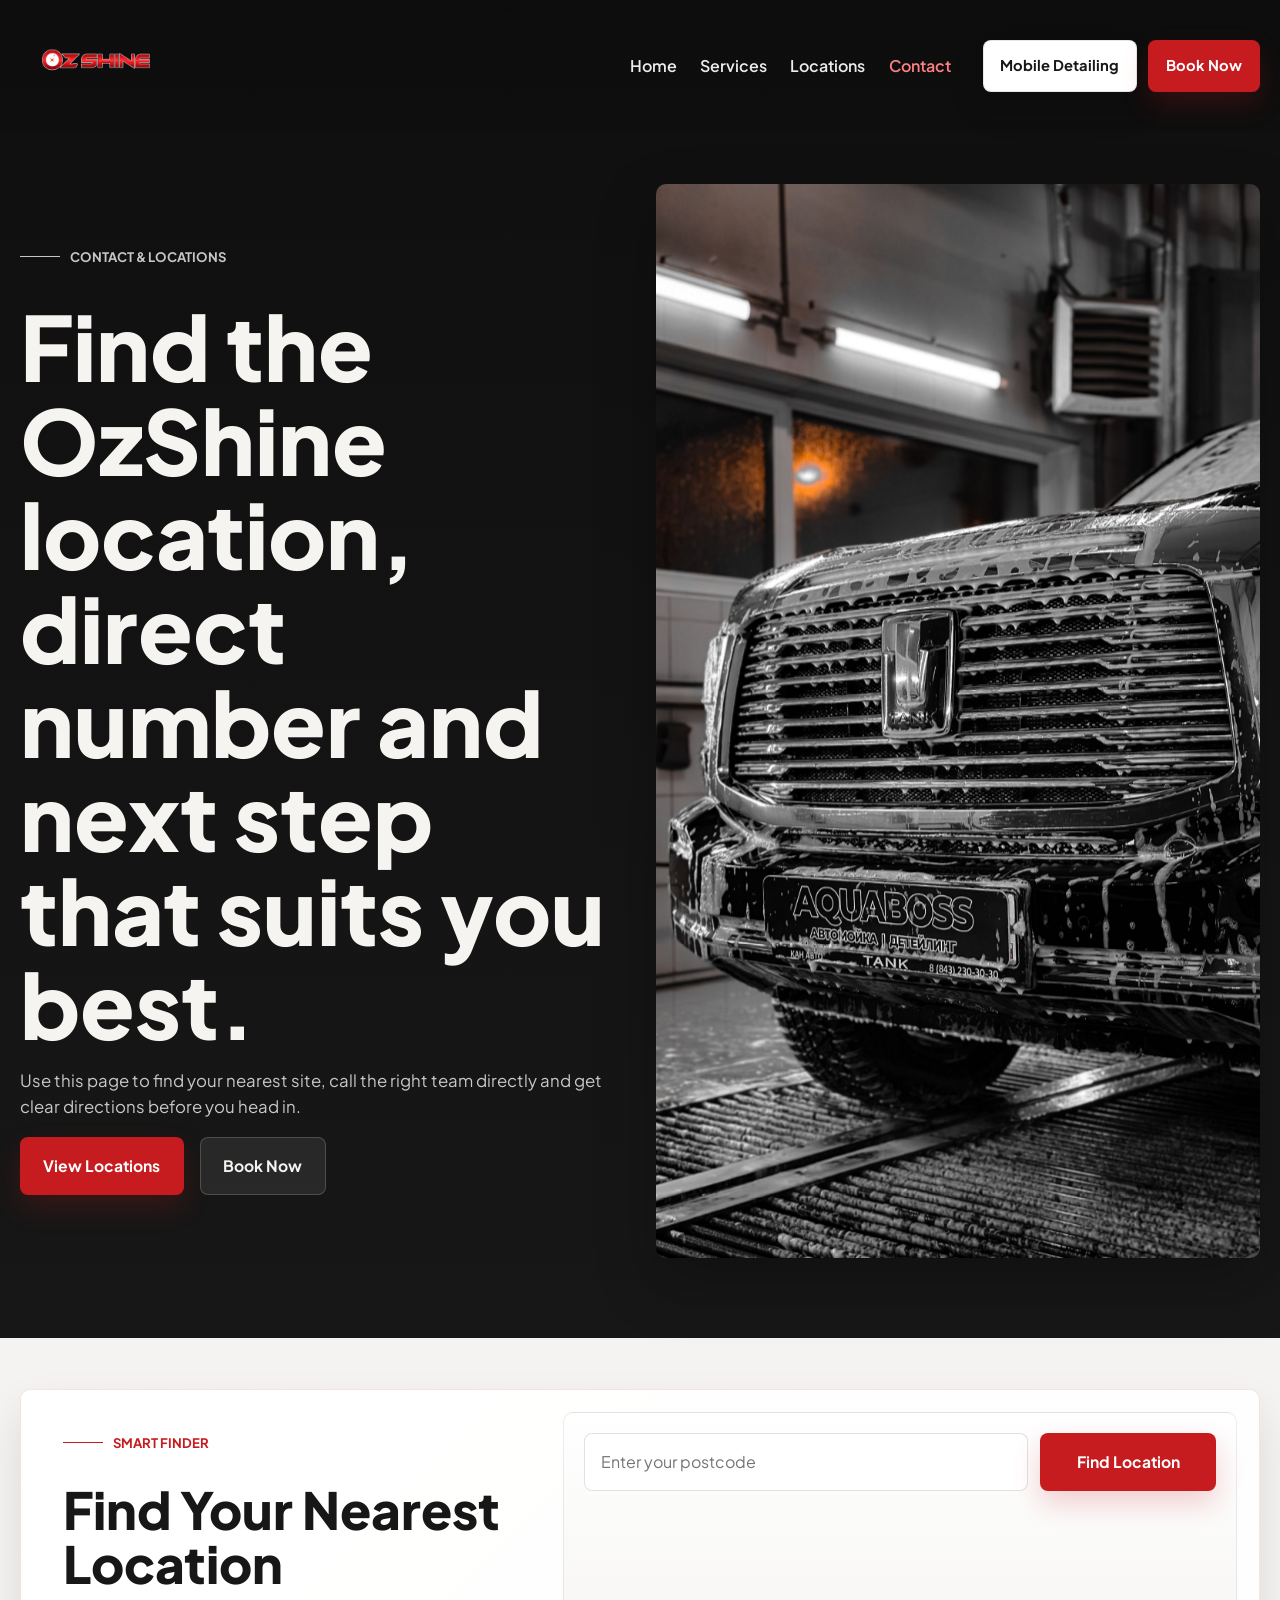
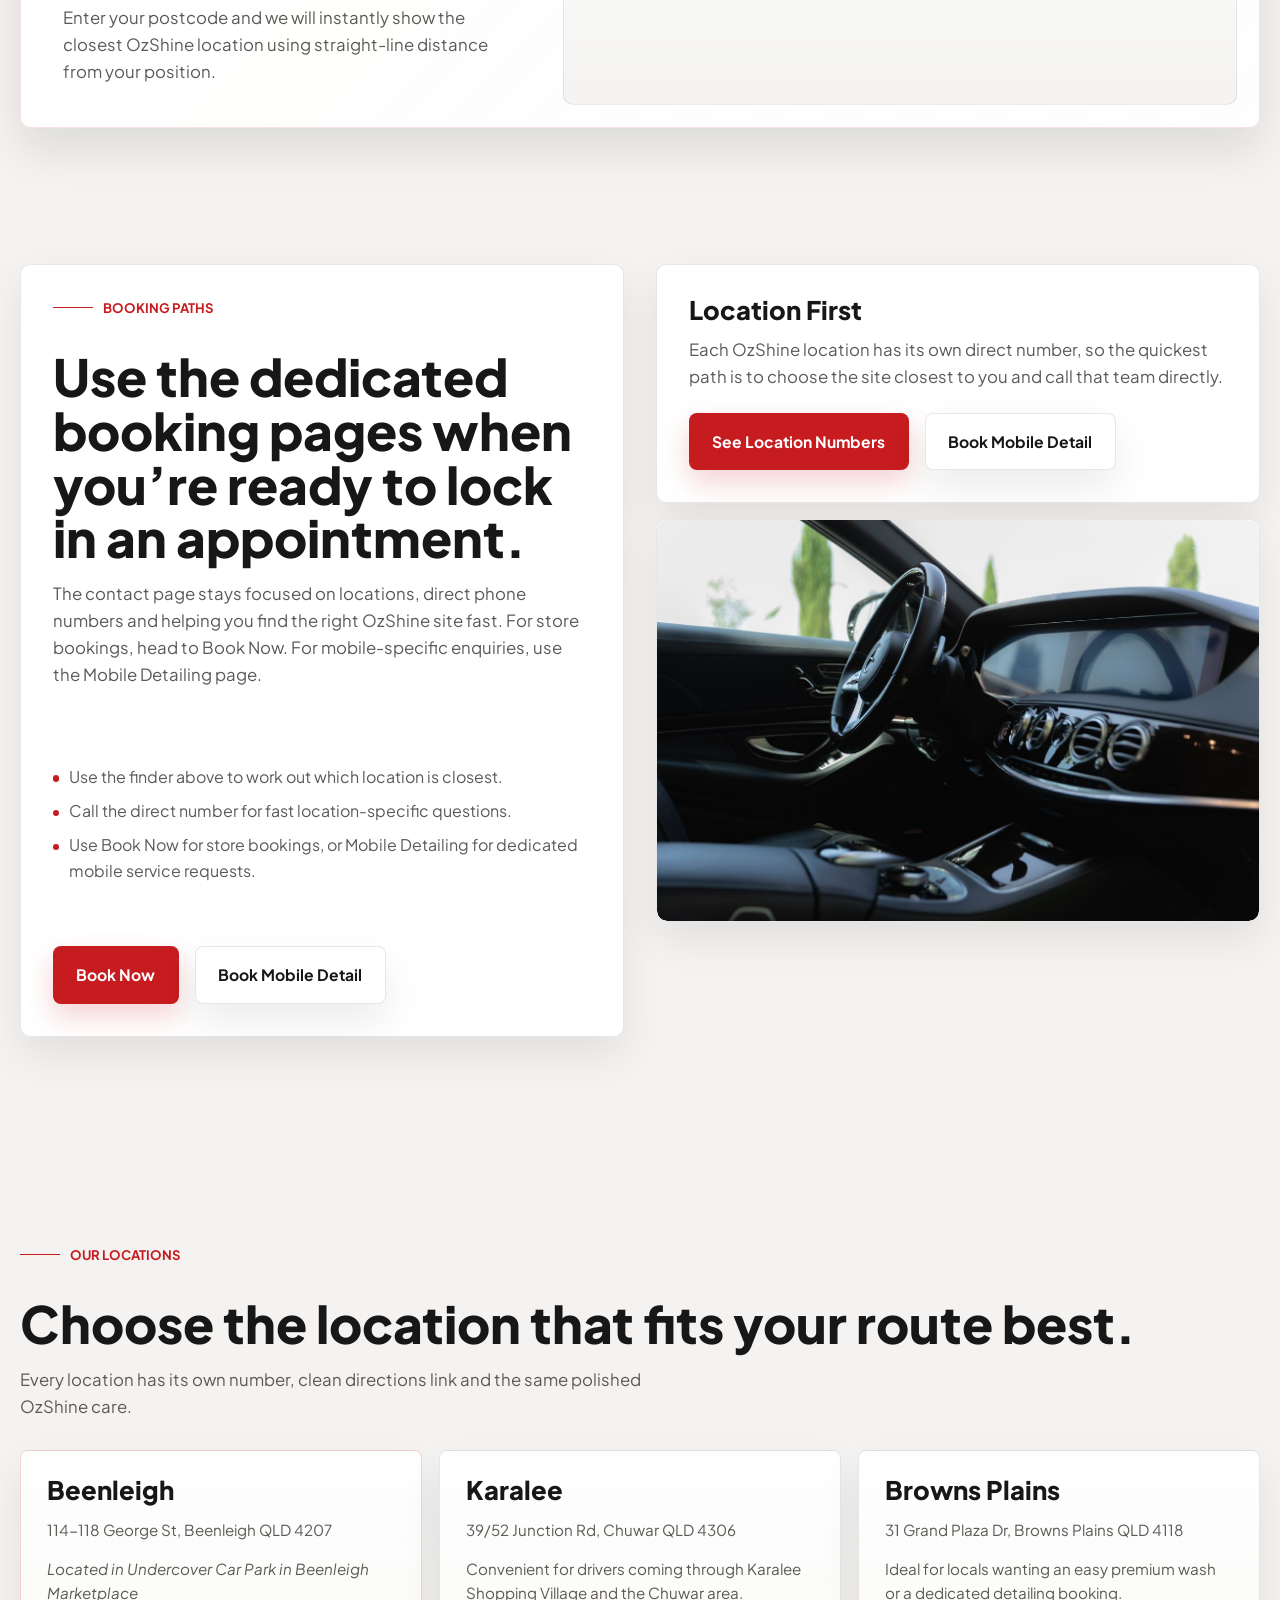
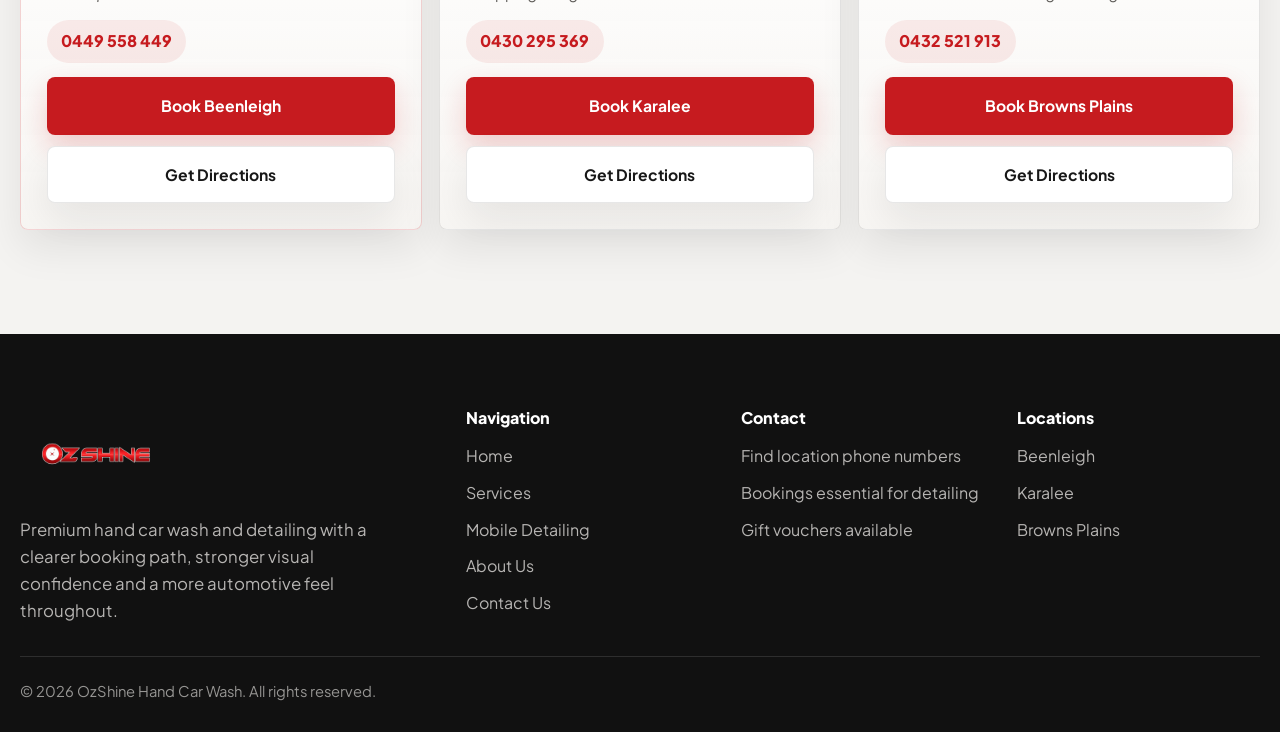
<file: contact.html>
<!DOCTYPE html>
<html lang="en">
<head>
  <meta charset="UTF-8">
  <meta name="viewport" content="width=device-width, initial-scale=1.0">
  <title>Contact & Locations | OzShine Hand Car Wash</title>
  <meta name="description" content="Find OzShine location phone numbers, directions and the nearest-location tool for Beenleigh, Karalee and Browns Plains.">
  <link rel="canonical" href="https://ozshinecarwash.com.au/contact.html">
  <link rel="apple-touch-icon" sizes="180x180" href="apple-touch-icon.png">
  <link rel="icon" type="image/png" sizes="32x32" href="favicon-32x32.png">
  <link rel="icon" type="image/png" sizes="16x16" href="favicon-16x16.png">
  <link rel="icon" href="favicon.ico">
  <link rel="manifest" href="site.webmanifest">
  <meta name="theme-color" content="#c61b1f">
  <link rel="stylesheet" href="styles.css">
</head>
<body class="page-contact">
  <header class="site-header">
    <div class="container header-row">
      <a href="index.html" class="logo" aria-label="OzShine Hand Car Wash home">
        <img src="logo.png" alt="OzShine Hand Car Wash" class="logo-image">
      </a>
      <button class="mobile-menu-btn" type="button" aria-label="Open navigation" aria-expanded="false" aria-controls="site-nav">
        <span></span>
        <span></span>
        <span></span>
      </button>
      <div class="nav-overlay" data-nav-close></div>
      <nav class="site-nav" id="site-nav" aria-label="Primary navigation">
        <div class="mobile-nav-header">
          <a href="index.html" class="logo" aria-label="OzShine Hand Car Wash home">
            <img src="logo.png" alt="OzShine Hand Car Wash" class="logo-image">
          </a>
          <button class="mobile-menu-close" type="button" aria-label="Close menu" data-nav-close>Close</button>
        </div>
        <ul class="nav-links">
          <li><a href="index.html">Home</a></li>
          <li><a href="services.html">Services</a></li>
          <li><a href="#locations-directory">Locations</a></li>
          <li><a href="contact.html" aria-current="page">Contact</a></li>
        </ul>
        <div class="nav-actions">
          <a href="mobile.html" class="btn btn-light">Mobile Detailing</a>
          <a href="book-now.html" class="btn btn-primary">Book Now</a>
        </div>
        <div class="mobile-nav-footer">
          <p>Choose the closest location, or head to the booking page to lock in the right OzShine service.</p>
          <div class="mobile-nav-cta">
            <a href="book-now.html" class="btn btn-primary">Book Now</a>
            <a href="#locations-directory" class="btn btn-light">Find a Location</a>
          </div>
        </div>
      </nav>
    </div>
  </header>

  <main>
    <section class="page-hero-wrap">
      <div class="container page-hero">
        <div class="page-hero__copy" data-reveal>
          <p class="eyebrow">Contact & Locations</p>
          <h1>Find the OzShine location, direct number and next step that suits you best.</h1>
          <p>Use this page to find your nearest site, call the right team directly and get clear directions before you head in.</p>
          <div class="btn-row">
            <a href="#locations-directory" class="btn btn-primary">View Locations</a>
            <a href="book-now.html" class="btn btn-secondary">Book Now</a>
          </div>
        </div>
        <div class="page-hero__visual" data-reveal>
          <img src="assets/hero-wash.jpg" alt="Glossy black car at a car wash with dramatic reflections and water droplets" data-parallax>
        </div>
      </div>
    </section>

    <section class="section nearest-section" id="nearest-location-form">
      <div class="container">
        <div class="nearest-shell" data-reveal>
          <div class="nearest-copy">
            <p class="eyebrow">Smart Finder</p>
            <h2>Find Your Nearest Location</h2>
            <p>Enter your postcode and we will instantly show the closest OzShine location using straight-line distance from your position.</p>
          </div>
          <div class="nearest-tool" data-location-finder>
            <form class="nearest-form" novalidate>
              <label class="sr-only" for="contact-postcode">Enter your postcode</label>
              <div class="nearest-form__row">
                <input type="text" id="contact-postcode" class="form-control nearest-input" inputmode="numeric" autocomplete="postal-code" placeholder="Enter your postcode" maxlength="4">
                <button type="button" class="btn btn-primary nearest-submit">Find Location</button>
              </div>
              <p class="nearest-feedback" aria-live="polite"></p>
            </form>
            <div class="nearest-result" aria-live="polite"></div>
          </div>
        </div>
      </div>
    </section>

    <section class="section contact-section">
      <div class="container contact-layout">
        <div class="contact-panel contact-panel--feature" data-reveal>
          <div class="section-head">
            <p class="eyebrow">Booking Paths</p>
            <h2>Use the dedicated booking pages when you&rsquo;re ready to lock in an appointment.</h2>
            <p>The contact page stays focused on locations, direct phone numbers and helping you find the right OzShine site fast. For store bookings, head to Book Now. For mobile-specific enquiries, use the Mobile Detailing page.</p>
          </div>
          <ul class="point-list">
            <li>Use the finder above to work out which location is closest.</li>
            <li>Call the direct number for fast location-specific questions.</li>
            <li>Use Book Now for store bookings, or Mobile Detailing for dedicated mobile service requests.</li>
          </ul>
          <div class="btn-row">
            <a href="book-now.html" class="btn btn-primary">Book Now</a>
            <a href="mobile.html" class="btn btn-light">Book Mobile Detail</a>
          </div>
        </div>

        <div class="contact-stack">
          <div class="contact-panel" data-reveal>
            <h3>Location First</h3>
            <p>Each OzShine location has its own direct number, so the quickest path is to choose the site closest to you and call that team directly.</p>
            <div class="btn-row">
              <a href="#locations-directory" class="btn btn-primary">See Location Numbers</a>
              <a href="mobile.html" class="btn btn-light">Book Mobile Detail</a>
            </div>
          </div>

          <div class="contact-panel contact-panel--image" data-reveal>
            <div class="contact-visual">
              <img src="assets/interior-clean.jpg" alt="Luxury car interior with crisp dashboard and steering wheel details" data-parallax>
            </div>
          </div>
        </div>
      </div>
    </section>

    <section class="section locations-section" id="locations-directory">
      <div class="container">
        <div class="section-head workshop-head" data-reveal>
          <p class="eyebrow">Our Locations</p>
          <h2>Choose the location that fits your route best.</h2>
          <p>Every location has its own number, clean directions link and the same polished OzShine care.</p>
        </div>
        <div class="location-directory" data-reveal>
          <article class="location-item location-item--featured">
            <h3>Beenleigh</h3>
            <p>114-118 George St, Beenleigh QLD 4207</p>
            <p><em>Located in Undercover Car Park in Beenleigh Marketplace</em></p>
            <a class="location-phone" href="tel:0449558449">0449 558 449</a>
            <div class="location-item__actions">
              <a class="btn btn-primary" href="https://www.picktime.com/beenleighozshinecarwash#book/services" target="_blank" rel="noopener noreferrer">Book Beenleigh</a>
              <a class="btn btn-light" href="https://www.google.com/maps/search/?api=1&query=114-118%20George%20St%2C%20Beenleigh%20QLD%204207" target="_blank" rel="noopener noreferrer">Get Directions</a>
            </div>
          </article>
          <article class="location-item">
            <h3>Karalee</h3>
            <p>39/52 Junction Rd, Chuwar QLD 4306</p>
            <p>Convenient for drivers coming through Karalee Shopping Village and the Chuwar area.</p>
            <a class="location-phone" href="tel:0430295369">0430 295 369</a>
            <div class="location-item__actions">
              <a class="btn btn-primary" href="https://www.picktime.com/kbozshinecarwash#book" target="_blank" rel="noopener noreferrer">Book Karalee</a>
              <a class="btn btn-light" href="https://www.google.com/maps/search/?api=1&query=39%2F52%20Junction%20Rd%2C%20Chuwar%20QLD%204306" target="_blank" rel="noopener noreferrer">Get Directions</a>
            </div>
          </article>
          <article class="location-item">
            <h3>Browns Plains</h3>
            <p>31 Grand Plaza Dr, Browns Plains QLD 4118</p>
            <p>Ideal for locals wanting an easy premium wash or a dedicated detailing booking.</p>
            <a class="location-phone" href="tel:0432521913">0432 521 913</a>
            <div class="location-item__actions">
              <a class="btn btn-primary" href="https://www.picktime.com/kbozshinecarwash#book" target="_blank" rel="noopener noreferrer">Book Browns Plains</a>
              <a class="btn btn-light" href="https://www.google.com/maps/search/?api=1&query=31%20Grand%20Plaza%20Dr%2C%20Browns%20Plains%20QLD%204118" target="_blank" rel="noopener noreferrer">Get Directions</a>
            </div>
          </article>
        </div>
      </div>
    </section>
  </main>

  <footer class="site-footer">
    <div class="container">
      <div class="footer-grid">
        <div class="footer-brand">
          <a href="index.html" class="logo" aria-label="OzShine Hand Car Wash home">
            <img src="logo.png" alt="OzShine Hand Car Wash" class="logo-image">
          </a>
          <p>Premium hand car wash and detailing with a clearer booking path, stronger visual confidence and a more automotive feel throughout.</p>
        </div>
        <div>
          <h4>Navigation</h4>
          <ul class="footer-links">
            <li><a href="index.html">Home</a></li>
            <li><a href="services.html">Services</a></li>
            <li><a href="mobile.html">Mobile Detailing</a></li>
            <li><a href="about.html">About Us</a></li>
            <li><a href="contact.html">Contact Us</a></li>
          </ul>
        </div>
        <div>
          <h4>Contact</h4>
          <ul class="footer-meta">
            <li><a href="#locations-directory">Find location phone numbers</a></li>
            <li>Bookings essential for detailing</li>
            <li>Gift vouchers available</li>
          </ul>
        </div>
        <div>
          <h4>Locations</h4>
          <ul class="footer-meta">
            <li>Beenleigh</li>
            <li>Karalee</li>
            <li>Browns Plains</li>
          </ul>
        </div>
      </div>
      <div class="footer-bottom">
        <span>&copy; 2026 OzShine Hand Car Wash. All rights reserved.</span>
      </div>
    </div>
  </footer>

  <script src="qld-postcode-coordinates.js"></script>
  <script src="main.js"></script>
</body>
</html>
</file>
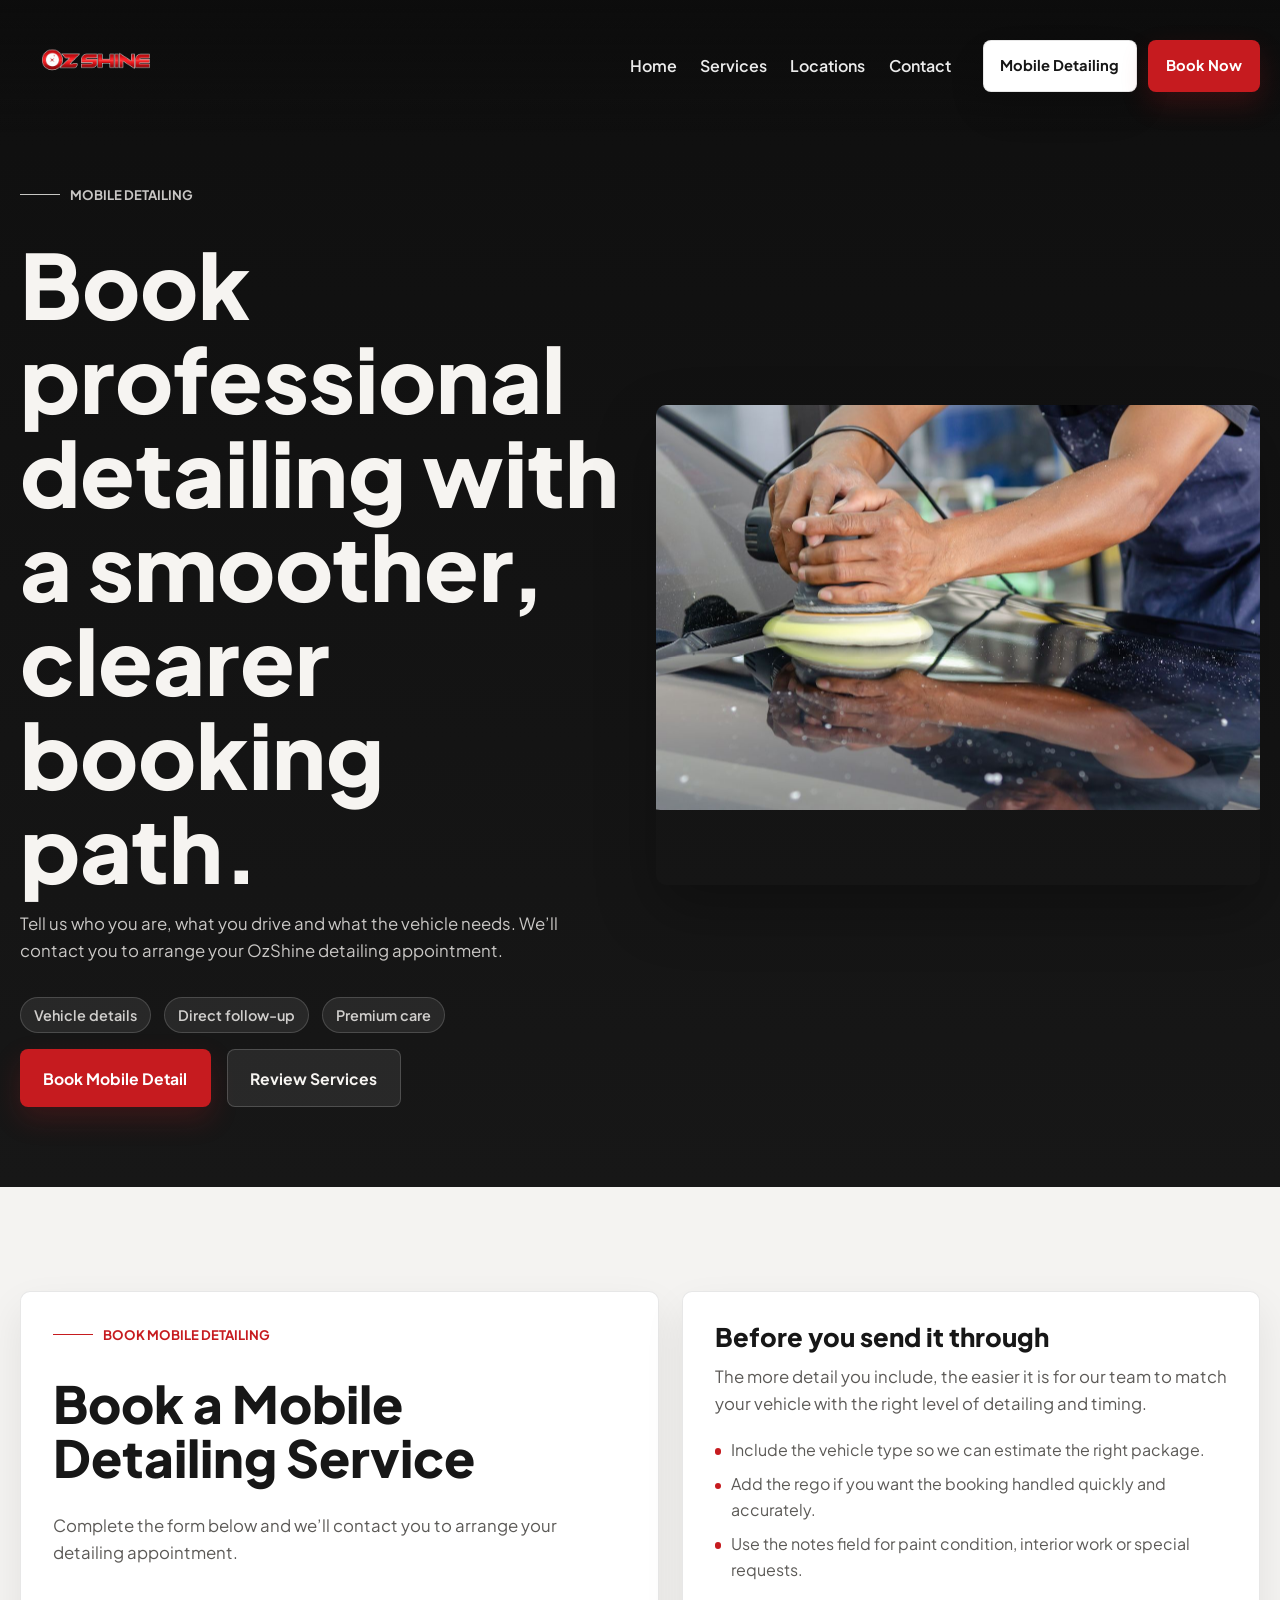
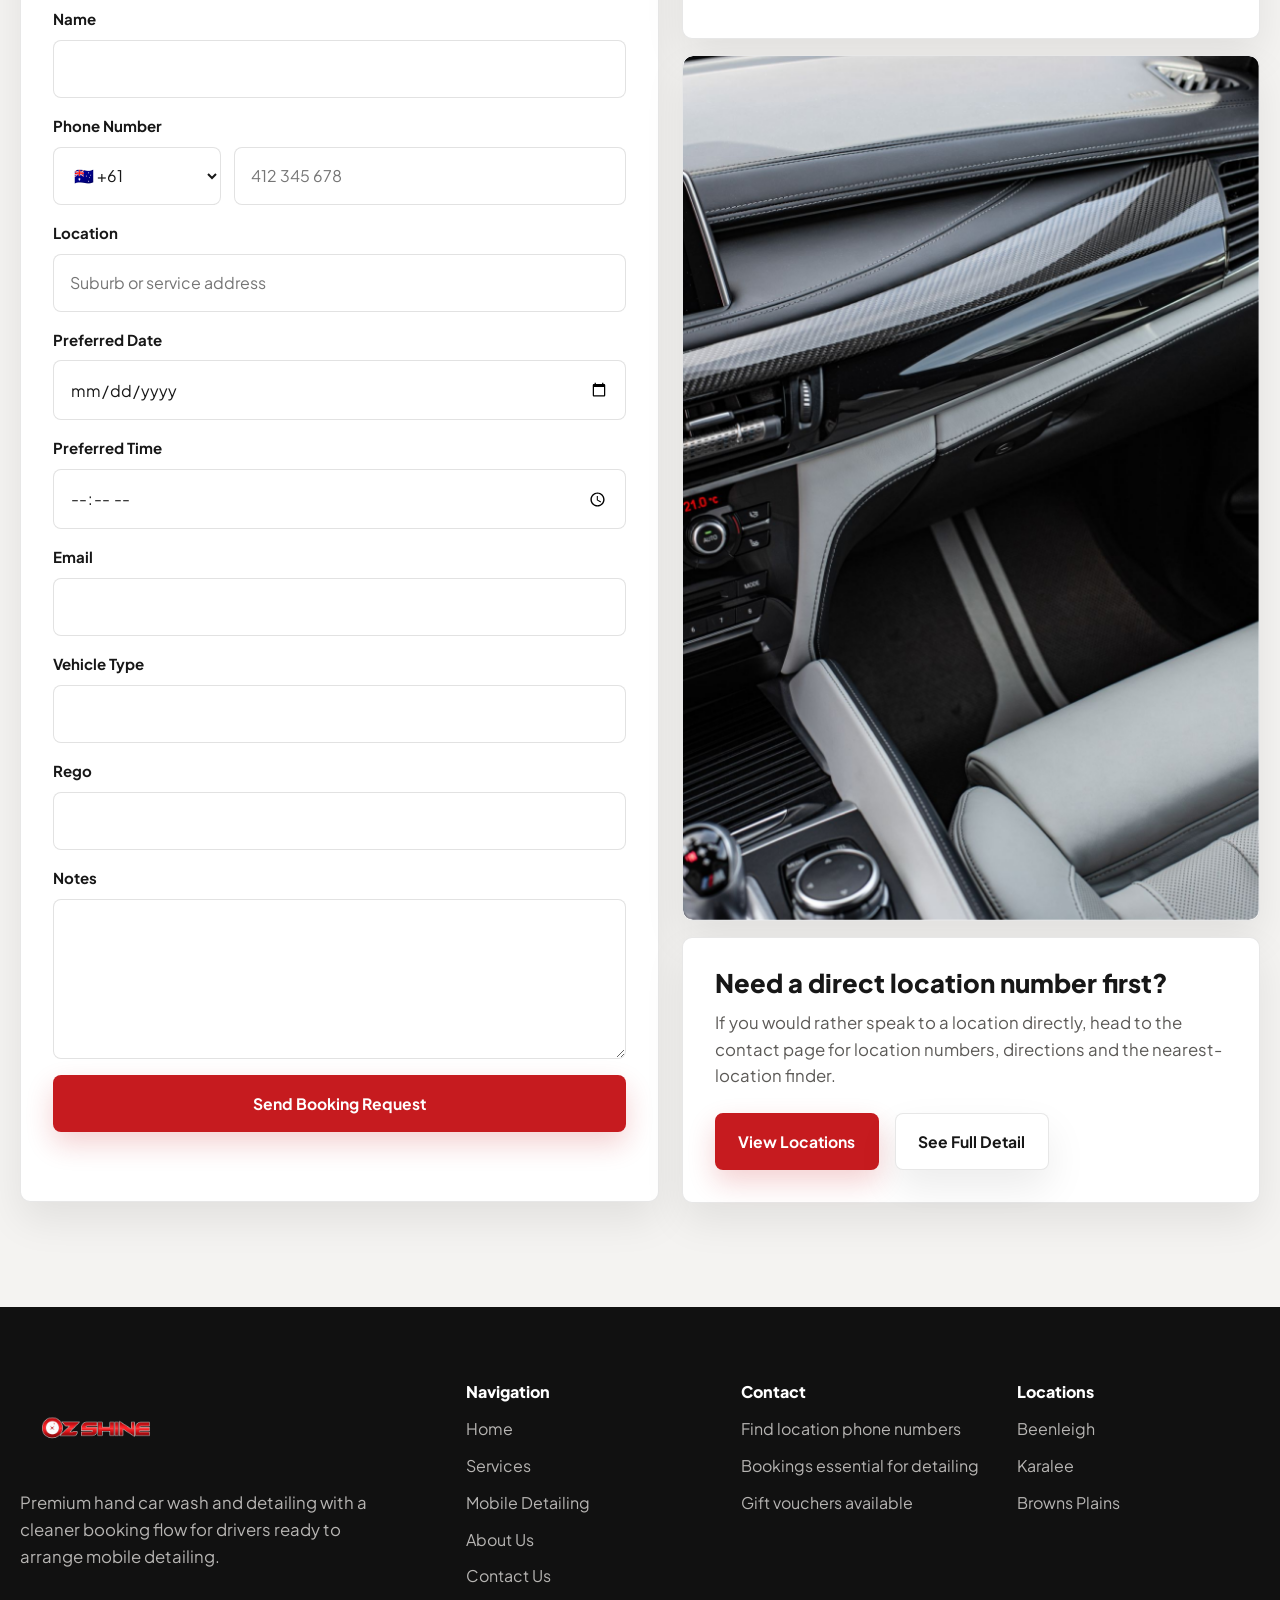
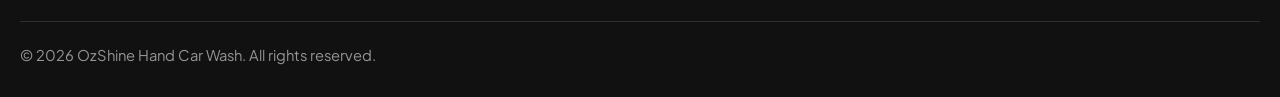
<file: mobile.html>
<!DOCTYPE html>
<html lang="en">
<head>
  <meta charset="UTF-8">
  <meta name="viewport" content="width=device-width, initial-scale=1.0">
  <title>Mobile Detailing | OzShine Hand Car Wash</title>
  <meta name="description" content="Book OzShine mobile detailing. Complete the form with your vehicle details and our team will contact you to arrange your detailing appointment.">
  <link rel="canonical" href="https://ozshinecarwash.com.au/mobile.html">
  <link rel="apple-touch-icon" sizes="180x180" href="apple-touch-icon.png">
  <link rel="icon" type="image/png" sizes="32x32" href="favicon-32x32.png">
  <link rel="icon" type="image/png" sizes="16x16" href="favicon-16x16.png">
  <link rel="icon" href="favicon.ico">
  <link rel="manifest" href="site.webmanifest">
  <meta name="theme-color" content="#c61b1f">
  <link rel="stylesheet" href="styles.css">
</head>
<body class="page-mobile">
  <header class="site-header">
    <div class="container header-row">
      <a href="index.html" class="logo" aria-label="OzShine Hand Car Wash home">
        <img src="logo.png" alt="OzShine Hand Car Wash" class="logo-image">
      </a>
      <button class="mobile-menu-btn" type="button" aria-label="Open navigation" aria-expanded="false" aria-controls="site-nav">
        <span></span>
        <span></span>
        <span></span>
      </button>
      <div class="nav-overlay" data-nav-close></div>
      <nav class="site-nav" id="site-nav" aria-label="Primary navigation">
        <div class="mobile-nav-header">
          <a href="index.html" class="logo" aria-label="OzShine Hand Car Wash home">
            <img src="logo.png" alt="OzShine Hand Car Wash" class="logo-image">
          </a>
          <button class="mobile-menu-close" type="button" aria-label="Close menu" data-nav-close>Close</button>
        </div>
        <ul class="nav-links">
          <li><a href="index.html">Home</a></li>
          <li><a href="services.html">Services</a></li>
          <li><a href="contact.html#locations-directory">Locations</a></li>
          <li><a href="contact.html">Contact</a></li>
        </ul>
        <div class="nav-actions">
          <a href="mobile.html" class="btn btn-light">Mobile Detailing</a>
          <a href="book-now.html" class="btn btn-primary">Book Now</a>
        </div>
        <div class="mobile-nav-footer">
          <p>Choose the closest location, or head to the booking page to lock in the right OzShine service.</p>
          <div class="mobile-nav-cta">
            <a href="book-now.html" class="btn btn-primary">Book Now</a>
            <a href="contact.html#locations-directory" class="btn btn-light">Find a Location</a>
          </div>
        </div>
      </nav>
    </div>
  </header>

  <main>
    <section class="page-hero-wrap">
      <div class="container page-hero">
        <div class="page-hero__copy" data-reveal>
          <p class="eyebrow">Mobile Detailing</p>
          <h1>Book professional detailing with a smoother, clearer booking path.</h1>
          <p>Tell us who you are, what you drive and what the vehicle needs. We&rsquo;ll contact you to arrange your OzShine detailing appointment.</p>
          <div class="page-hero__meta">
            <span>Vehicle details</span>
            <span>Direct follow-up</span>
            <span>Premium care</span>
          </div>
          <div class="btn-row">
            <a href="#mobile-booking-form" class="btn btn-primary">Book Mobile Detail</a>
            <a href="services.html" class="btn btn-secondary">Review Services</a>
          </div>
        </div>
        <div class="page-hero__visual" data-reveal>
          <img src="assets/paint-buff.jpg" alt="Premium paint correction and detailing work on a reflective vehicle surface" data-parallax>
        </div>
      </div>
    </section>

    <section class="section">
      <div class="container booking-layout">
        <div class="contact-form" id="mobile-booking-form" data-reveal>
          <div class="section-head">
            <p class="eyebrow">Book Mobile Detailing</p>
            <h2>Book a Mobile Detailing Service</h2>
            <p>Complete the form below and we&rsquo;ll contact you to arrange your detailing appointment.</p>
          </div>
          <form action="#" method="POST" class="form-row" data-mobile-booking-form novalidate>
            <div class="form-group">
              <label for="mobile-name">Name</label>
              <input type="text" id="mobile-name" name="name" class="form-control" required>
            </div>
            <div class="form-group">
              <label for="mobile-phone">Phone Number</label>
              <div class="phone-field">
                <select id="mobile-phone-country" name="phoneCountryCode" class="form-control phone-field__code" aria-label="Country code" required>
                  <option value="+61" selected>🇦🇺 +61</option>
                  <option value="+64">🇳🇿 +64</option>
                  <option value="+1">🇺🇸 +1</option>
                  <option value="+44">🇬🇧 +44</option>
                  <option value="+91">🇮🇳 +91</option>
                  <option value="+65">🇸🇬 +65</option>
                  <option value="+971">🇦🇪 +971</option>
                  <option value="+27">🇿🇦 +27</option>
                  <option value="+81">🇯🇵 +81</option>
                  <option value="+49">🇩🇪 +49</option>
                </select>
                <input type="tel" id="mobile-phone" name="phone" class="form-control" inputmode="tel" autocomplete="tel-national" placeholder="412 345 678" required>
              </div>
            </div>
            <div class="form-group">
              <label for="mobile-location">Location</label>
              <input type="text" id="mobile-location" name="location" class="form-control" placeholder="Suburb or service address" required>
            </div>
            <div class="form-group">
              <label for="mobile-date">Preferred Date</label>
              <input type="date" id="mobile-date" name="preferredDate" class="form-control" required>
            </div>
            <div class="form-group">
              <label for="mobile-time">Preferred Time</label>
              <input type="time" id="mobile-time" name="preferredTime" class="form-control" required>
            </div>
            <div class="form-group">
              <label for="mobile-email">Email</label>
              <input type="email" id="mobile-email" name="email" class="form-control" autocomplete="email">
            </div>
            <div class="form-group">
              <label for="mobile-vehicle-type">Vehicle Type</label>
              <input type="text" id="mobile-vehicle-type" name="vehicleType" class="form-control">
            </div>
            <div class="form-group">
              <label for="mobile-rego">Rego</label>
              <input type="text" id="mobile-rego" name="rego" class="form-control">
            </div>
            <div class="form-group">
              <label for="mobile-notes">Notes</label>
              <textarea id="mobile-notes" name="notes" class="form-control"></textarea>
            </div>
            <button type="submit" class="btn btn-primary" data-mobile-booking-submit>Send Booking Request</button>
            <p class="form-feedback" data-mobile-booking-feedback aria-live="polite"></p>
          </form>
        </div>

        <div class="booking-stack">
          <div class="contact-panel" data-reveal>
            <h3>Before you send it through</h3>
            <p>The more detail you include, the easier it is for our team to match your vehicle with the right level of detailing and timing.</p>
            <ul class="point-list">
              <li>Include the vehicle type so we can estimate the right package.</li>
              <li>Add the rego if you want the booking handled quickly and accurately.</li>
              <li>Use the notes field for paint condition, interior work or special requests.</li>
            </ul>
          </div>

          <div class="contact-panel contact-panel--image" data-reveal>
            <div class="contact-visual">
              <img src="assets/luxury-interior.jpg" alt="Premium interior detailing with clean leather and refined finishes" data-parallax>
            </div>
          </div>

          <div class="contact-panel" data-reveal>
            <h3>Need a direct location number first?</h3>
            <p>If you would rather speak to a location directly, head to the contact page for location numbers, directions and the nearest-location finder.</p>
            <div class="btn-row">
              <a href="contact.html#locations-directory" class="btn btn-primary">View Locations</a>
              <a href="services.html#full-detail" class="btn btn-light">See Full Detail</a>
            </div>
          </div>
        </div>
      </div>
    </section>
  </main>

  <footer class="site-footer">
    <div class="container">
      <div class="footer-grid">
        <div class="footer-brand">
          <a href="index.html" class="logo" aria-label="OzShine Hand Car Wash home">
            <img src="logo.png" alt="OzShine Hand Car Wash" class="logo-image">
          </a>
          <p>Premium hand car wash and detailing with a cleaner booking flow for drivers ready to arrange mobile detailing.</p>
        </div>
        <div>
          <h4>Navigation</h4>
          <ul class="footer-links">
            <li><a href="index.html">Home</a></li>
            <li><a href="services.html">Services</a></li>
            <li><a href="mobile.html">Mobile Detailing</a></li>
            <li><a href="about.html">About Us</a></li>
            <li><a href="contact.html">Contact Us</a></li>
          </ul>
        </div>
        <div>
          <h4>Contact</h4>
          <ul class="footer-meta">
            <li><a href="contact.html">Find location phone numbers</a></li>
            <li>Bookings essential for detailing</li>
            <li>Gift vouchers available</li>
          </ul>
        </div>
        <div>
          <h4>Locations</h4>
          <ul class="footer-meta">
            <li>Beenleigh</li>
            <li>Karalee</li>
            <li>Browns Plains</li>
          </ul>
        </div>
      </div>
      <div class="footer-bottom">
        <span>&copy; 2026 OzShine Hand Car Wash. All rights reserved.</span>
      </div>
    </div>
  </footer>

  <script src="main.js"></script>
</body>
</html>
</file>
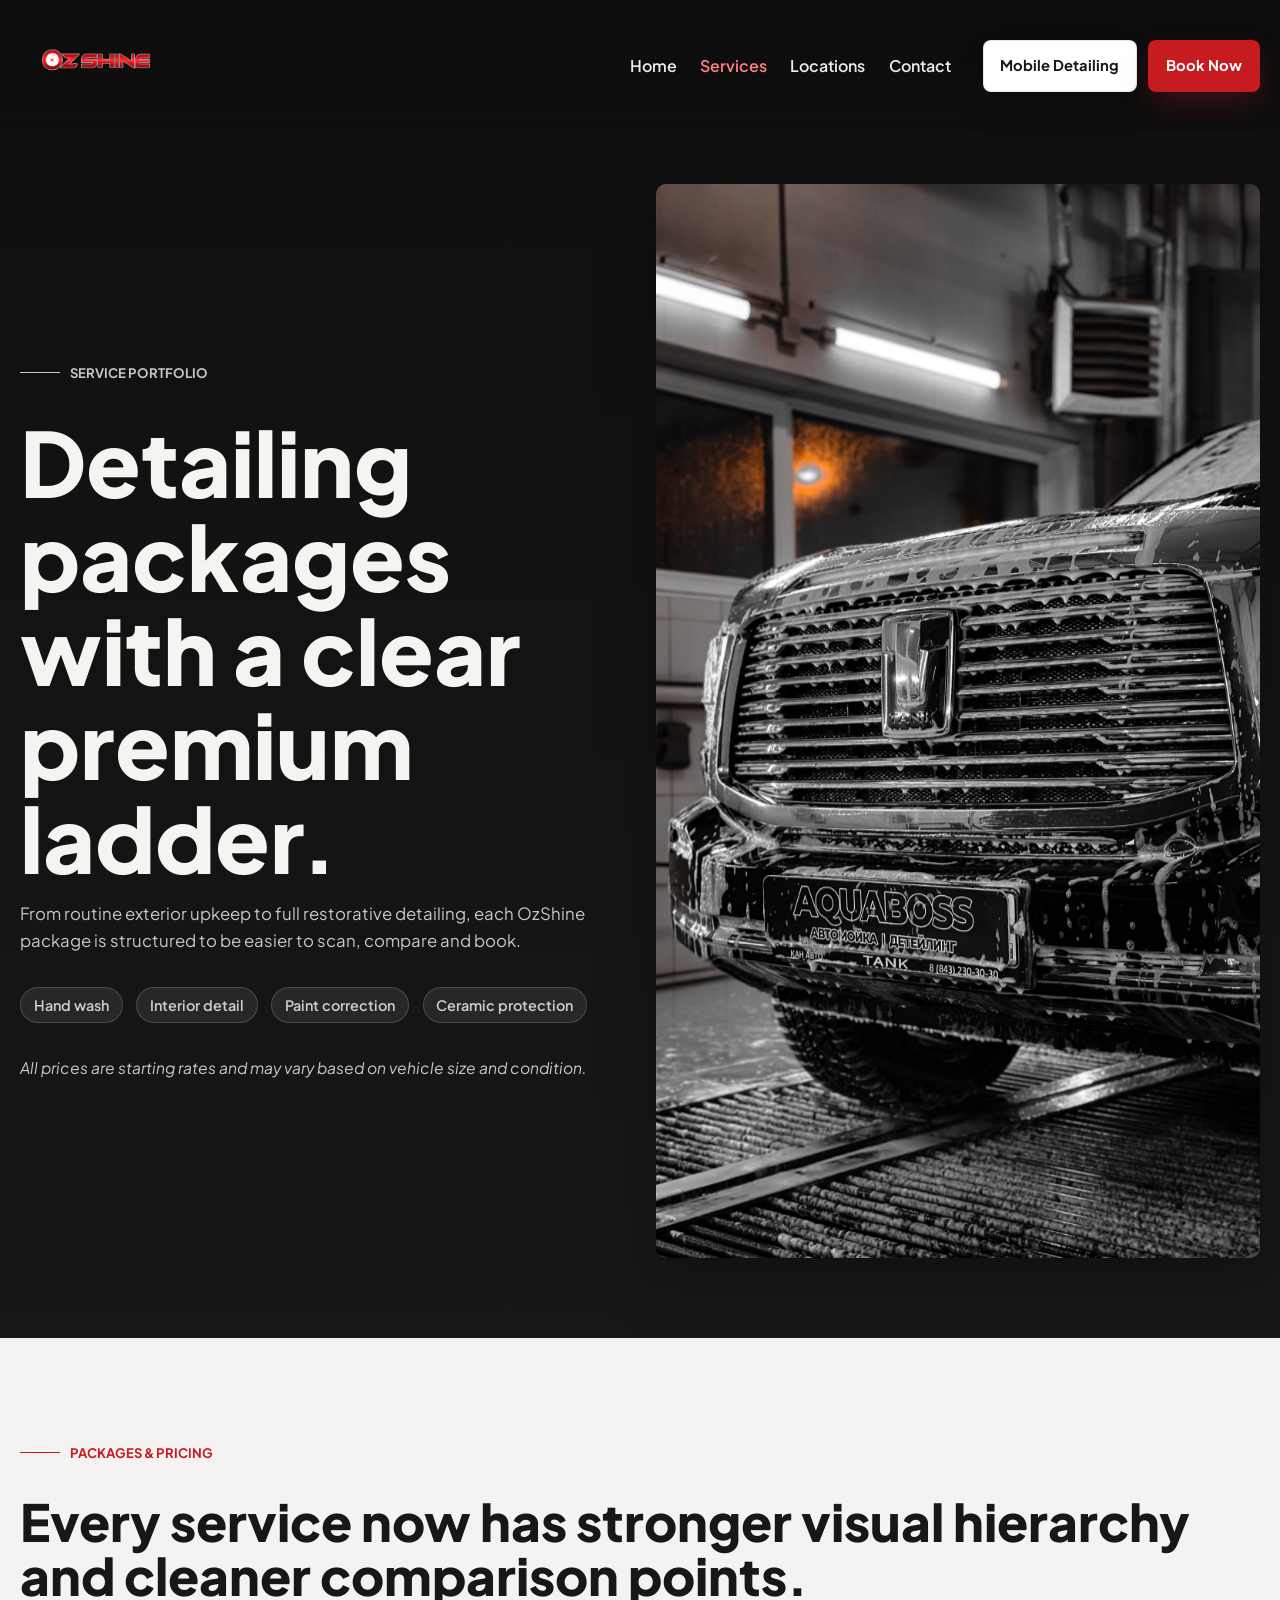
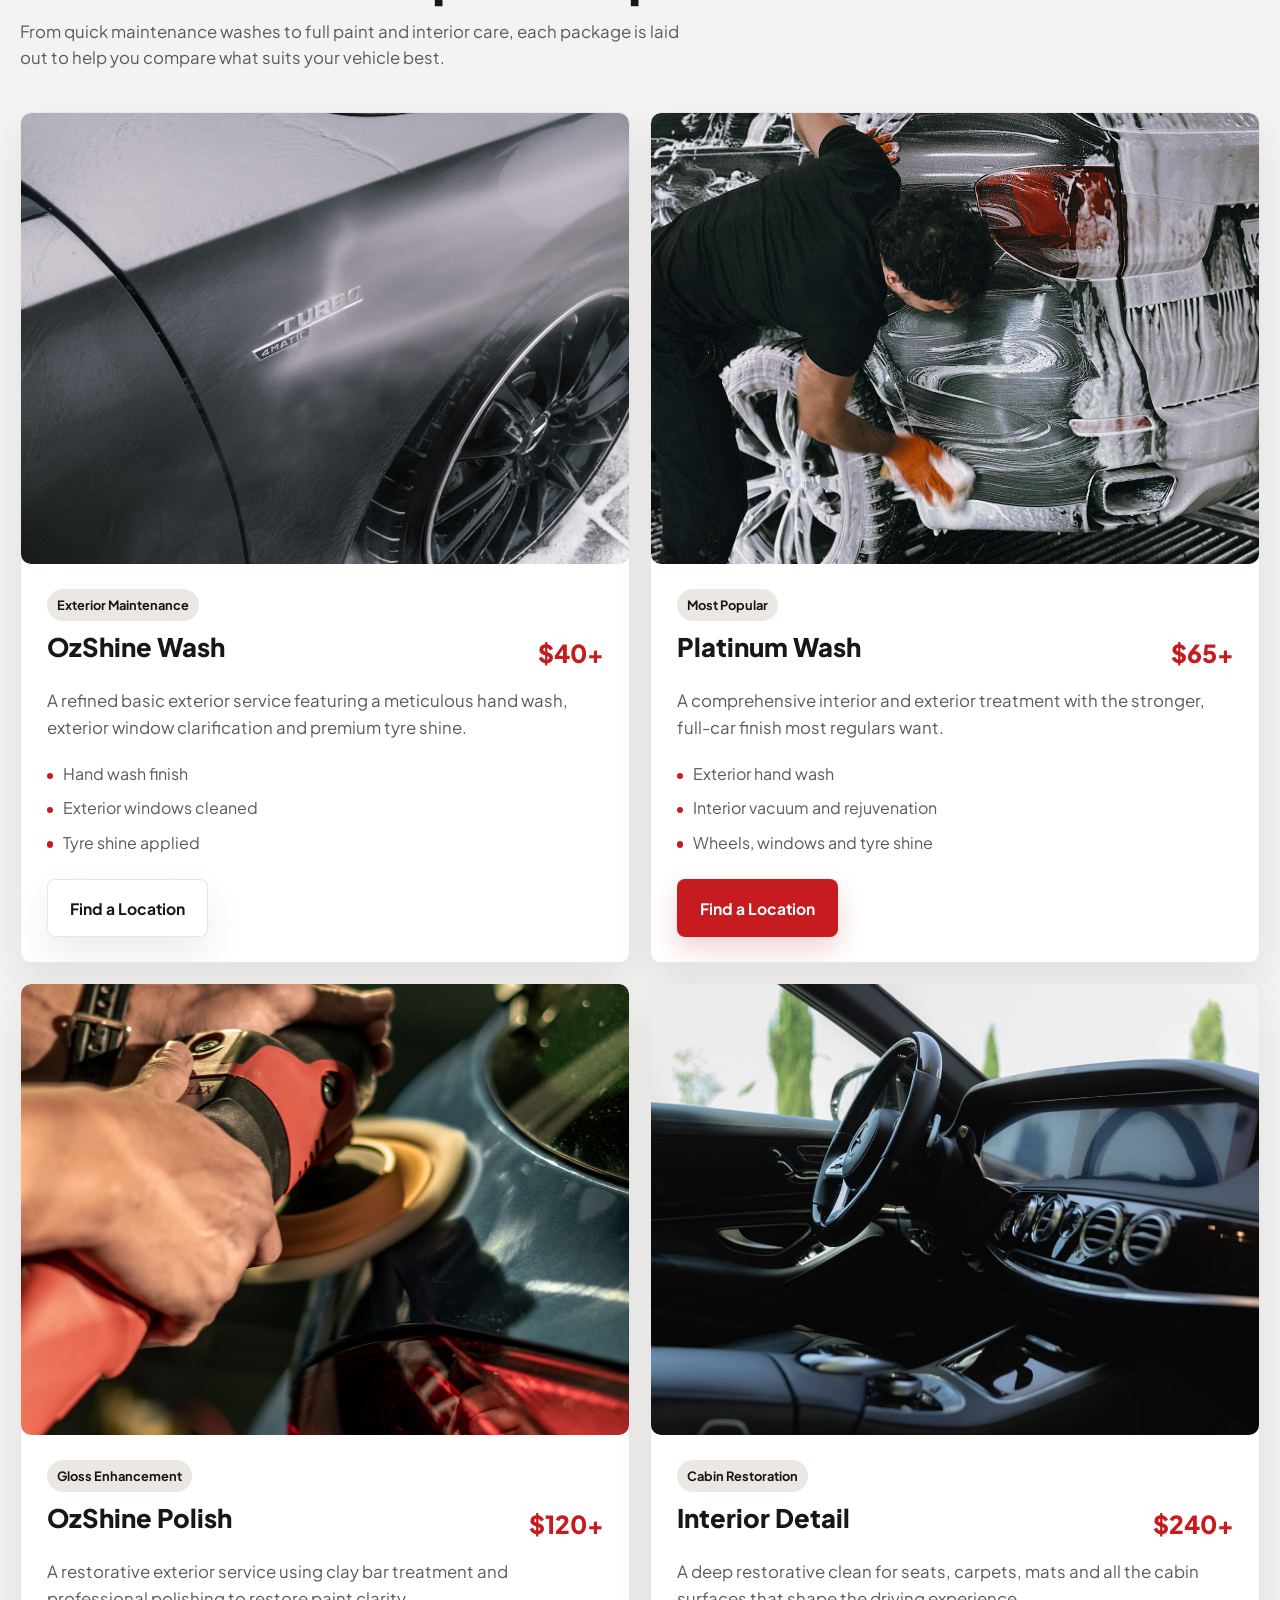
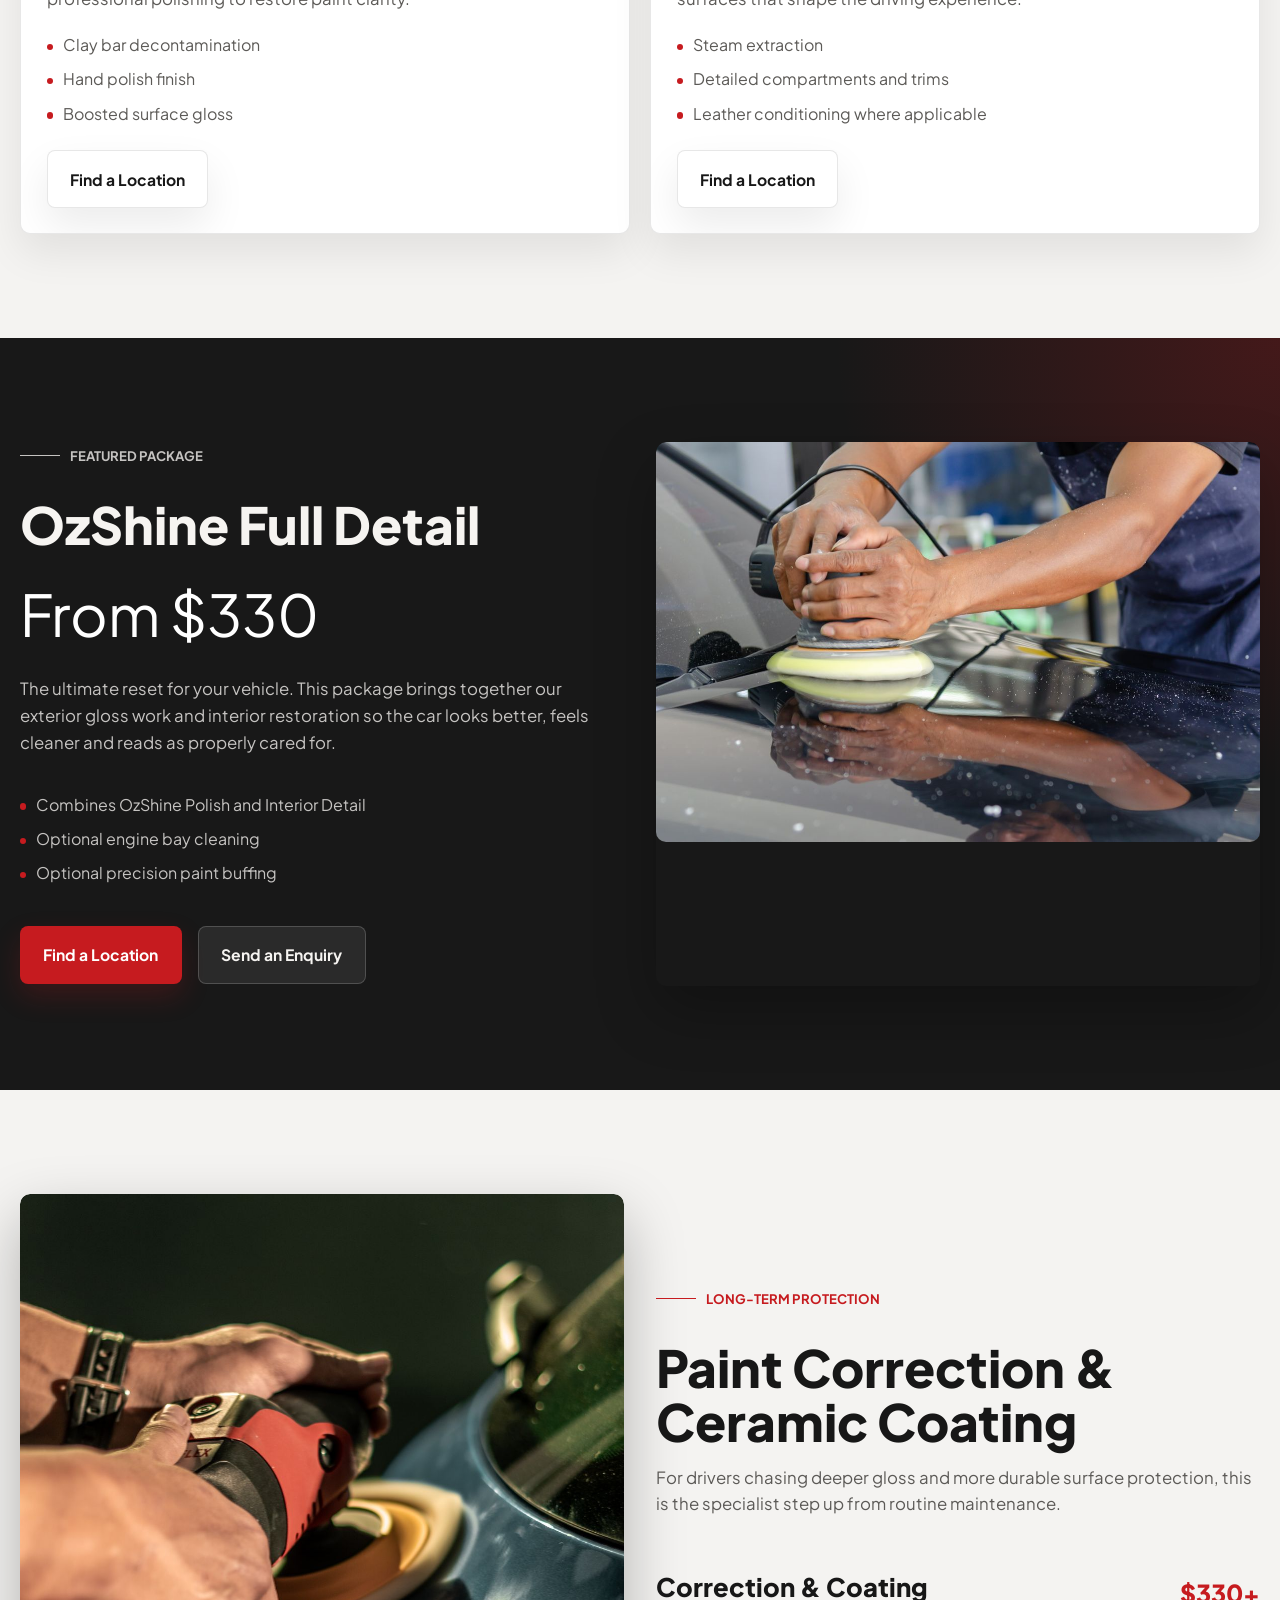
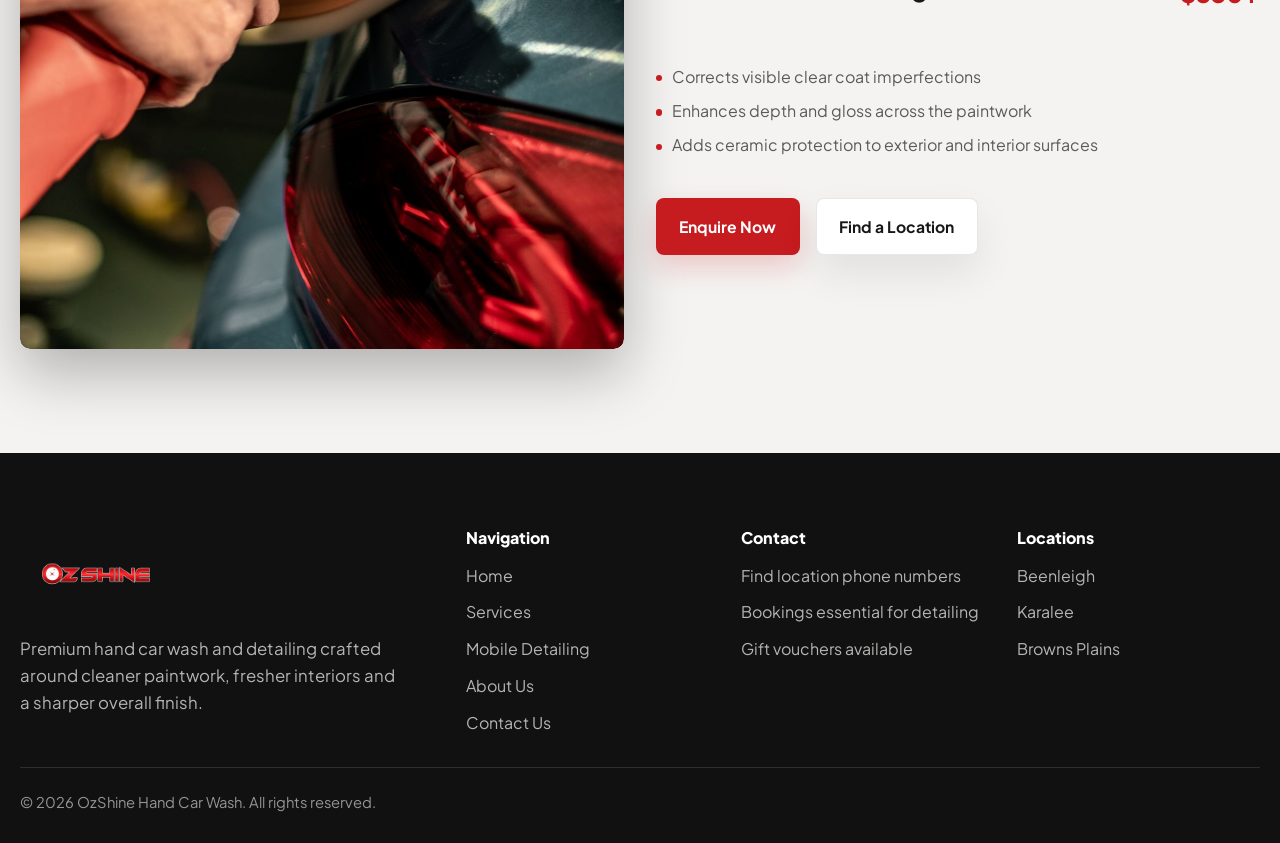
<file: services.html>
<!DOCTYPE html>
<html lang="en">
<head>
  <meta charset="UTF-8">
  <meta name="viewport" content="width=device-width, initial-scale=1.0">
  <title>Premium Detailing Services | OzShine Hand Car Wash</title>
  <meta name="description" content="Explore OzShine's premium hand wash, interior detailing, polish, full detail and ceramic protection services across Queensland.">
  <link rel="canonical" href="https://ozshinecarwash.com.au/services.html">
  <link rel="apple-touch-icon" sizes="180x180" href="apple-touch-icon.png">
  <link rel="icon" type="image/png" sizes="32x32" href="favicon-32x32.png">
  <link rel="icon" type="image/png" sizes="16x16" href="favicon-16x16.png">
  <link rel="icon" href="favicon.ico">
  <link rel="manifest" href="site.webmanifest">
  <meta name="theme-color" content="#c61b1f">
  <link rel="stylesheet" href="styles.css">
</head>
<body class="page-services">
  <header class="site-header">
    <div class="container header-row">
      <a href="index.html" class="logo" aria-label="OzShine Hand Car Wash home">
        <img src="logo.png" alt="OzShine Hand Car Wash" class="logo-image">
      </a>
      <button class="mobile-menu-btn" type="button" aria-label="Open navigation" aria-expanded="false" aria-controls="site-nav">
        <span></span>
        <span></span>
        <span></span>
      </button>
      <div class="nav-overlay" data-nav-close></div>
      <nav class="site-nav" id="site-nav" aria-label="Primary navigation">
        <div class="mobile-nav-header">
          <a href="index.html" class="logo" aria-label="OzShine Hand Car Wash home">
            <img src="logo.png" alt="OzShine Hand Car Wash" class="logo-image">
          </a>
          <button class="mobile-menu-close" type="button" aria-label="Close menu" data-nav-close>Close</button>
        </div>
        <ul class="nav-links">
          <li><a href="index.html">Home</a></li>
          <li><a href="services.html" aria-current="page">Services</a></li>
          <li><a href="contact.html#locations-directory">Locations</a></li>
          <li><a href="contact.html">Contact</a></li>
        </ul>
        <div class="nav-actions">
          <a href="mobile.html" class="btn btn-light">Mobile Detailing</a>
          <a href="book-now.html" class="btn btn-primary">Book Now</a>
        </div>
        <div class="mobile-nav-footer">
          <p>Choose the closest location, or head to the booking page to lock in the right OzShine service.</p>
          <div class="mobile-nav-cta">
            <a href="book-now.html" class="btn btn-primary">Book Now</a>
            <a href="contact.html#locations-directory" class="btn btn-light">Find a Location</a>
          </div>
        </div>
      </nav>
    </div>
  </header>

  <main>
    <section class="page-hero-wrap">
      <div class="container page-hero">
        <div class="page-hero__copy" data-reveal>
          <p class="eyebrow">Service Portfolio</p>
          <h1>Detailing packages with a clear premium ladder.</h1>
          <p>From routine exterior upkeep to full restorative detailing, each OzShine package is structured to be easier to scan, compare and book.</p>
          <div class="page-hero__meta">
            <span>Hand wash</span>
            <span>Interior detail</span>
            <span>Paint correction</span>
            <span>Ceramic protection</span>
          </div>
          <p class="pricing-note"><em>All prices are starting rates and may vary based on vehicle size and condition.</em></p>
        </div>
        <div class="page-hero__visual" data-reveal>
          <img src="assets/hero-wash.jpg" alt="Premium black car being hand washed with rich foam and reflections" data-parallax>
        </div>
      </div>
    </section>

    <section class="section">
      <div class="container">
        <div class="section-head" data-reveal>
          <p class="eyebrow">Packages & Pricing</p>
          <h2>Every service now has stronger visual hierarchy and cleaner comparison points.</h2>
          <p>From quick maintenance washes to full paint and interior care, each package is laid out to help you compare what suits your vehicle best.</p>
        </div>

        <div class="pricing-grid">
          <article class="service-tile" data-reveal>
            <div class="service-tile__media">
              <img src="assets/foam-detail.jpg" alt="Car being washed by hand with water spray and glossy reflections">
            </div>
            <div class="service-tile__content">
              <span class="service-tile__meta">Exterior Maintenance</span>
              <div class="service-tile__top">
                <h3>OzShine Wash</h3>
                <span class="service-price">$40+</span>
              </div>
              <p>A refined basic exterior service featuring a meticulous hand wash, exterior window clarification and premium tyre shine.</p>
              <ul class="service-tile__list">
                <li>Hand wash finish</li>
                <li>Exterior windows cleaned</li>
                <li>Tyre shine applied</li>
              </ul>
              <a href="contact.html" class="btn btn-light">Find a Location</a>
            </div>
          </article>

          <article class="service-tile" data-reveal>
            <div class="service-tile__media">
              <img src="assets/hand-wash.jpg" alt="Detailer washing a car with sponge and foam">
            </div>
            <div class="service-tile__content">
              <span class="service-tile__meta">Most Popular</span>
              <div class="service-tile__top">
                <h3>Platinum Wash</h3>
                <span class="service-price">$65+</span>
              </div>
              <p>A comprehensive interior and exterior treatment with the stronger, full-car finish most regulars want.</p>
              <ul class="service-tile__list">
                <li>Exterior hand wash</li>
                <li>Interior vacuum and rejuvenation</li>
                <li>Wheels, windows and tyre shine</li>
              </ul>
              <a href="contact.html" class="btn btn-primary">Find a Location</a>
            </div>
          </article>

          <article class="service-tile" data-reveal>
            <div class="service-tile__media">
              <img src="assets/machine-polish.jpg" alt="Machine buffing a car to restore gloss">
            </div>
            <div class="service-tile__content">
              <span class="service-tile__meta">Gloss Enhancement</span>
              <div class="service-tile__top">
                <h3>OzShine Polish</h3>
                <span class="service-price">$120+</span>
              </div>
              <p>A restorative exterior service using clay bar treatment and professional polishing to restore paint clarity.</p>
              <ul class="service-tile__list">
                <li>Clay bar decontamination</li>
                <li>Hand polish finish</li>
                <li>Boosted surface gloss</li>
              </ul>
              <a href="contact.html" class="btn btn-light">Find a Location</a>
            </div>
          </article>

          <article class="service-tile" data-reveal>
            <div class="service-tile__media">
              <img src="assets/interior-clean.jpg" alt="Luxury car interior after deep cleaning">
            </div>
            <div class="service-tile__content">
              <span class="service-tile__meta">Cabin Restoration</span>
              <div class="service-tile__top">
                <h3>Interior Detail</h3>
                <span class="service-price">$240+</span>
              </div>
              <p>A deep restorative clean for seats, carpets, mats and all the cabin surfaces that shape the driving experience.</p>
              <ul class="service-tile__list">
                <li>Steam extraction</li>
                <li>Detailed compartments and trims</li>
                <li>Leather conditioning where applicable</li>
              </ul>
              <a href="contact.html" class="btn btn-light">Find a Location</a>
            </div>
          </article>
        </div>
      </div>
    </section>

    <section class="section section-dark featured-detail" id="full-detail">
      <div class="container featured-detail__grid">
        <div class="featured-detail__copy" data-reveal>
          <p class="eyebrow">Featured Package</p>
          <h2>OzShine Full Detail</h2>
          <div class="featured-detail__price">From $330</div>
          <p>The ultimate reset for your vehicle. This package brings together our exterior gloss work and interior restoration so the car looks better, feels cleaner and reads as properly cared for.</p>
          <ul class="featured-detail__list">
            <li>Combines OzShine Polish and Interior Detail</li>
            <li>Optional engine bay cleaning</li>
            <li>Optional precision paint buffing</li>
          </ul>
          <div class="btn-row">
            <a href="contact.html" class="btn btn-primary">Find a Location</a>
            <a href="book-now.html" class="btn btn-secondary">Send an Enquiry</a>
          </div>
        </div>
        <div class="featured-detail__visual" data-reveal>
          <img src="assets/paint-buff.jpg" alt="Buffer polishing a car hood to a high gloss finish" data-parallax>
        </div>
      </div>
    </section>

    <section class="section">
      <div class="container protection-grid">
        <div class="protection-media" data-reveal>
          <img src="assets/machine-polish.jpg" alt="Polishing machine working across reflective automotive paint" data-parallax>
        </div>
        <div class="protection-copy" data-reveal>
          <div class="section-head">
            <p class="eyebrow">Long-Term Protection</p>
            <h2>Paint Correction & Ceramic Coating</h2>
            <p>For drivers chasing deeper gloss and more durable surface protection, this is the specialist step up from routine maintenance.</p>
          </div>
          <div class="service-card__top">
            <h3>Correction & Coating</h3>
            <span class="service-price">$330+</span>
          </div>
          <ul class="point-list">
            <li>Corrects visible clear coat imperfections</li>
            <li>Enhances depth and gloss across the paintwork</li>
            <li>Adds ceramic protection to exterior and interior surfaces</li>
          </ul>
          <div class="btn-row">
            <a href="book-now.html" class="btn btn-primary">Enquire Now</a>
            <a href="contact.html" class="btn btn-light">Find a Location</a>
          </div>
        </div>
      </div>
    </section>
  </main>

  <footer class="site-footer">
    <div class="container">
      <div class="footer-grid">
        <div class="footer-brand">
          <a href="index.html" class="logo" aria-label="OzShine Hand Car Wash home">
            <img src="logo.png" alt="OzShine Hand Car Wash" class="logo-image">
          </a>
          <p>Premium hand car wash and detailing crafted around cleaner paintwork, fresher interiors and a sharper overall finish.</p>
        </div>
        <div>
          <h4>Navigation</h4>
          <ul class="footer-links">
            <li><a href="index.html">Home</a></li>
            <li><a href="services.html">Services</a></li>
            <li><a href="mobile.html">Mobile Detailing</a></li>
            <li><a href="about.html">About Us</a></li>
            <li><a href="contact.html">Contact Us</a></li>
          </ul>
        </div>
        <div>
          <h4>Contact</h4>
          <ul class="footer-meta">
            <li><a href="contact.html">Find location phone numbers</a></li>
            <li>Bookings essential for detailing</li>
            <li>Gift vouchers available</li>
          </ul>
        </div>
        <div>
          <h4>Locations</h4>
          <ul class="footer-meta">
            <li>Beenleigh</li>
            <li>Karalee</li>
            <li>Browns Plains</li>
          </ul>
        </div>
      </div>
      <div class="footer-bottom">
        <span>&copy; 2026 OzShine Hand Car Wash. All rights reserved.</span>
      </div>
    </div>
  </footer>

  <script src="main.js"></script>
</body>
</html>
</file>
<file: styles.css>
@import url('https://fonts.googleapis.com/css2?family=Plus+Jakarta+Sans:wght@400;500;600;700;800&display=swap');

:root {
  --bg: #f4f3f1;
  --bg-strong: #ffffff;
  --bg-muted: #ebe8e4;
  --surface: rgba(255, 255, 255, 0.9);
  --surface-strong: #ffffff;
  --surface-dark: #181818;
  --surface-dark-soft: #232323;
  --text: #171717;
  --text-soft: #5c5a57;
  --text-inverse: #f6f4f1;
  --line: rgba(23, 23, 23, 0.1);
  --line-strong: rgba(255, 255, 255, 0.14);
  --red: #c61b1f;
  --red-deep: #9f1418;
  --red-soft: rgba(198, 27, 31, 0.1);
  --shadow-soft: 0 18px 40px rgba(15, 15, 15, 0.08);
  --shadow-card: 0 22px 44px rgba(15, 15, 15, 0.1);
  --shadow-dark: 0 24px 60px rgba(0, 0, 0, 0.28);
  --radius-sm: 6px;
  --radius-md: 8px;
  --radius-lg: 10px;
  --container: 1240px;
  --transition: 220ms ease;
}

* {
  box-sizing: border-box;
  margin: 0;
  padding: 0;
}

html {
  scroll-behavior: smooth;
}

body {
  font-family: 'Plus Jakarta Sans', sans-serif;
  background: var(--bg);
  color: var(--text);
  line-height: 1.6;
  -webkit-font-smoothing: antialiased;
  text-rendering: optimizeLegibility;
}

body.menu-open {
  overflow: hidden;
}

.sr-only {
  position: absolute;
  width: 1px;
  height: 1px;
  padding: 0;
  margin: -1px;
  overflow: hidden;
  clip: rect(0, 0, 0, 0);
  white-space: nowrap;
  border: 0;
}

main {
  overflow: clip;
}

a {
  color: inherit;
  text-decoration: none;
  transition: color var(--transition), border-color var(--transition), transform var(--transition), background-color var(--transition), box-shadow var(--transition);
}

button,
input,
select,
textarea {
  font: inherit;
}

img {
  display: block;
  width: 100%;
  height: auto;
}

ul {
  list-style: none;
}

h1,
h2,
h3,
h4 {
  line-height: 1.05;
  font-weight: 800;
}

h1 {
  font-size: clamp(3rem, 7vw, 5.9rem);
}

h2 {
  font-size: clamp(2.15rem, 4vw, 3.6rem);
}

h3 {
  font-size: clamp(1.4rem, 2vw, 1.85rem);
}

p {
  color: var(--text-soft);
  font-size: 1.05rem;
}

.container {
  width: min(var(--container), calc(100% - 2rem));
  margin: 0 auto;
}

.section {
  padding: 6.5rem 0;
}

.section-dark {
  background: var(--surface-dark);
  color: var(--text-inverse);
}

.section-dark p,
.section-dark .eyebrow,
.section-dark .section-copy,
.section-dark .location-card p,
.section-dark .value-block p {
  color: rgba(246, 244, 241, 0.78);
}

.eyebrow {
  display: inline-flex;
  align-items: center;
  gap: 0.65rem;
  font-size: 0.82rem;
  font-weight: 700;
  text-transform: uppercase;
  letter-spacing: 0;
  color: var(--red);
  margin-bottom: 1rem;
}

.eyebrow::before {
  content: "";
  width: 2.5rem;
  height: 1px;
  background: currentColor;
}

.section-head {
  display: grid;
  gap: 1rem;
  margin-bottom: 2.5rem;
}

.section-head p,
.section-copy {
  max-width: 42rem;
}

.btn-row,
.hero-actions {
  display: flex;
  flex-wrap: wrap;
  gap: 1rem;
}

.btn {
  display: inline-flex;
  align-items: center;
  justify-content: center;
  min-height: 3.4rem;
  padding: 0.95rem 1.4rem;
  border-radius: var(--radius-md);
  border: 1px solid transparent;
  font-weight: 700;
  font-size: 0.98rem;
  cursor: pointer;
  box-shadow: none;
  transform: translateY(0);
}

.btn:hover {
  transform: translateY(-2px);
}

.btn-primary {
  background: var(--red);
  color: #fff;
  box-shadow: 0 12px 28px rgba(198, 27, 31, 0.2);
}

.btn-primary:hover {
  background: var(--red-deep);
  box-shadow: 0 16px 32px rgba(198, 27, 31, 0.28);
}

.btn-secondary {
  background: rgba(255, 255, 255, 0.08);
  color: var(--text-inverse);
  border-color: rgba(255, 255, 255, 0.18);
  backdrop-filter: blur(12px);
}

.btn-secondary:hover {
  background: rgba(255, 255, 255, 0.14);
}

.btn-light {
  background: var(--surface-strong);
  color: var(--text);
  border-color: var(--line);
  box-shadow: var(--shadow-soft);
}

.btn-light:hover {
  border-color: rgba(198, 27, 31, 0.24);
}

.link-arrow {
  display: inline-flex;
  align-items: center;
  gap: 0.55rem;
  font-weight: 700;
  color: var(--text);
}

.link-arrow:hover {
  color: var(--red);
}

.site-header {
  position: fixed;
  inset: 0 0 auto;
  z-index: 30;
  padding: 1rem 0;
  transition: background-color var(--transition), padding var(--transition), box-shadow var(--transition), border-color var(--transition);
}

.site-header.scrolled,
.site-header.menu-open {
  background: rgba(255, 255, 255, 0.94);
  backdrop-filter: blur(16px);
  box-shadow: 0 8px 30px rgba(15, 15, 15, 0.08);
  border-bottom: 1px solid rgba(23, 23, 23, 0.08);
  padding: 0.8rem 0;
}

.page-home .site-header:not(.scrolled):not(.menu-open) {
  background: transparent;
}

.page-services .site-header:not(.scrolled):not(.menu-open),
.page-about .site-header:not(.scrolled):not(.menu-open),
.page-contact .site-header:not(.scrolled):not(.menu-open),
.page-mobile .site-header:not(.scrolled):not(.menu-open),
.page-book-now .site-header:not(.scrolled):not(.menu-open),
.page-404 .site-header:not(.scrolled):not(.menu-open) {
  background: linear-gradient(180deg, rgba(12, 12, 12, 0.72) 0%, rgba(12, 12, 12, 0.18) 100%);
}

.header-row {
  display: flex;
  align-items: center;
  justify-content: space-between;
  gap: 1.25rem;
}

.logo {
  display: inline-flex;
  align-items: center;
  flex-shrink: 0;
}

.logo-image {
  display: block;
  width: auto;
  height: 6.25rem;
  max-width: min(35rem, 80vw);
  object-fit: contain;
}

.site-nav {
  display: flex;
  align-items: center;
  gap: 2rem;
}

.nav-overlay,
.mobile-nav-footer,
.mobile-nav-header,
.mobile-menu-close {
  display: none;
}

.nav-links {
  display: flex;
  align-items: center;
  gap: 1.45rem;
}

.nav-links a,
.phone-link {
  font-weight: 600;
  color: rgba(23, 23, 23, 0.84);
}

.nav-links a[aria-current="page"] {
  color: var(--red);
}

.nav-links a:hover,
.phone-link:hover {
  color: var(--red);
}

.nav-actions {
  display: flex;
  align-items: center;
  gap: 0.7rem;
}

.nav-actions .btn {
  min-height: 3rem;
  padding: 0.82rem 1.05rem;
  font-size: 0.92rem;
  white-space: nowrap;
}

.mobile-menu-btn {
  display: none;
  width: 3rem;
  height: 3rem;
  border: 1px solid var(--line);
  border-radius: var(--radius-md);
  background: var(--surface-strong);
  color: var(--text);
  cursor: pointer;
  position: relative;
  isolation: isolate;
  transition: border-color var(--transition), background-color var(--transition), box-shadow var(--transition);
}

.mobile-menu-btn span {
  position: absolute;
  left: 0.8rem;
  width: 1.35rem;
  height: 2px;
  border-radius: 999px;
  background: currentColor;
  transform-origin: center;
  transition: transform 320ms cubic-bezier(0.22, 1, 0.36, 1), opacity 220ms ease, top 320ms cubic-bezier(0.22, 1, 0.36, 1);
}

.mobile-menu-btn span:nth-child(1) {
  top: 1rem;
}

.mobile-menu-btn span:nth-child(2) {
  top: 1.45rem;
}

.mobile-menu-btn span:nth-child(3) {
  top: 1.9rem;
}

.site-header.menu-open .mobile-menu-btn span:nth-child(1) {
  top: 1.45rem;
  transform: rotate(45deg);
}

.site-header.menu-open .mobile-menu-btn span:nth-child(2) {
  opacity: 0;
  transform: scaleX(0.3);
}

.site-header.menu-open .mobile-menu-btn span:nth-child(3) {
  top: 1.45rem;
  transform: rotate(-45deg);
}

.page-home .site-header:not(.scrolled):not(.menu-open) .logo,
.page-home .site-header:not(.scrolled):not(.menu-open) .nav-links a,
.page-home .site-header:not(.scrolled):not(.menu-open) .phone-link {
  color: rgba(255, 255, 255, 0.92);
}

.page-services .site-header:not(.scrolled):not(.menu-open) .logo,
.page-services .site-header:not(.scrolled):not(.menu-open) .nav-links a,
.page-services .site-header:not(.scrolled):not(.menu-open) .phone-link,
.page-about .site-header:not(.scrolled):not(.menu-open) .logo,
.page-about .site-header:not(.scrolled):not(.menu-open) .nav-links a,
.page-about .site-header:not(.scrolled):not(.menu-open) .phone-link,
.page-contact .site-header:not(.scrolled):not(.menu-open) .logo,
.page-contact .site-header:not(.scrolled):not(.menu-open) .nav-links a,
.page-contact .site-header:not(.scrolled):not(.menu-open) .phone-link,
.page-mobile .site-header:not(.scrolled):not(.menu-open) .logo,
.page-mobile .site-header:not(.scrolled):not(.menu-open) .nav-links a,
.page-mobile .site-header:not(.scrolled):not(.menu-open) .phone-link,
.page-book-now .site-header:not(.scrolled):not(.menu-open) .logo,
.page-book-now .site-header:not(.scrolled):not(.menu-open) .nav-links a,
.page-book-now .site-header:not(.scrolled):not(.menu-open) .phone-link,
.page-404 .site-header:not(.scrolled):not(.menu-open) .logo,
.page-404 .site-header:not(.scrolled):not(.menu-open) .nav-links a,
.page-404 .site-header:not(.scrolled):not(.menu-open) .phone-link {
  color: rgba(255, 255, 255, 0.92);
}

.page-home .site-header:not(.scrolled):not(.menu-open) .nav-links a[aria-current="page"],
.page-services .site-header:not(.scrolled):not(.menu-open) .nav-links a[aria-current="page"],
.page-about .site-header:not(.scrolled):not(.menu-open) .nav-links a[aria-current="page"],
.page-contact .site-header:not(.scrolled):not(.menu-open) .nav-links a[aria-current="page"],
.page-mobile .site-header:not(.scrolled):not(.menu-open) .nav-links a[aria-current="page"],
.page-book-now .site-header:not(.scrolled):not(.menu-open) .nav-links a[aria-current="page"],
.page-404 .site-header:not(.scrolled):not(.menu-open) .nav-links a[aria-current="page"] {
  color: #ff8083;
}

.page-home .site-header:not(.scrolled):not(.menu-open) .mobile-menu-btn,
.page-services .site-header:not(.scrolled):not(.menu-open) .mobile-menu-btn,
.page-about .site-header:not(.scrolled):not(.menu-open) .mobile-menu-btn,
.page-contact .site-header:not(.scrolled):not(.menu-open) .mobile-menu-btn,
.page-mobile .site-header:not(.scrolled):not(.menu-open) .mobile-menu-btn,
.page-book-now .site-header:not(.scrolled):not(.menu-open) .mobile-menu-btn,
.page-404 .site-header:not(.scrolled):not(.menu-open) .mobile-menu-btn {
  background: rgba(255, 255, 255, 0.08);
  color: #fff;
  border-color: rgba(255, 255, 255, 0.16);
}

.hero-home {
  position: relative;
  min-height: 100svh;
  padding: 8rem 0 5rem;
  overflow: hidden;
  background:
    linear-gradient(100deg, rgba(11, 11, 11, 0.9) 0%, rgba(11, 11, 11, 0.78) 44%, rgba(11, 11, 11, 0.56) 100%),
    url("assets/hand-wash.jpg") center/cover no-repeat;
  color: var(--text-inverse);
}

.hero-home::after {
  content: "";
  position: absolute;
  inset: auto 0 0;
  height: 10rem;
  background: linear-gradient(180deg, rgba(11, 11, 11, 0) 0%, rgba(11, 11, 11, 0.55) 100%);
  pointer-events: none;
}

.hero-grid {
  position: relative;
  z-index: 1;
  display: grid;
  grid-template-columns: minmax(0, 1.05fr) minmax(0, 0.95fr);
  gap: 3rem;
  align-items: end;
}

.hero-copy {
  max-width: 40rem;
  padding-top: 5rem;
}

.hero-copy .eyebrow {
  color: rgba(255, 255, 255, 0.78);
}

.hero-copy p {
  color: rgba(246, 244, 241, 0.82);
}

.hero-lead {
  font-size: clamp(1.08rem, 2vw, 1.25rem);
  max-width: 34rem;
  margin: 1.5rem 0 2rem;
}

.hero-finder {
  display: grid;
  gap: 1rem;
  max-width: 34rem;
  margin-bottom: 1.6rem;
  padding: 1.1rem;
  border-radius: var(--radius-lg);
  background: linear-gradient(180deg, rgba(255, 255, 255, 0.96) 0%, rgba(248, 245, 242, 0.94) 100%);
  border: 1px solid rgba(255, 255, 255, 0.28);
  backdrop-filter: blur(14px);
  box-shadow: 0 24px 54px rgba(0, 0, 0, 0.28);
}

.hero-finder__intro {
  display: grid;
  gap: 0.3rem;
}

.hero-finder__intro strong {
  color: var(--text);
  font-size: 1.2rem;
  line-height: 1.2;
}

.hero-finder__intro span {
  color: var(--text-soft);
  font-size: 0.95rem;
  line-height: 1.55;
}

.hero-finder .nearest-input {
  background: rgba(255, 255, 255, 0.98);
  border-color: rgba(198, 27, 31, 0.2);
}

.hero-finder .nearest-feedback {
  color: var(--text-soft);
}

.hero-finder .nearest-feedback.is-error {
  color: var(--red);
}

.hero-finder__booking-link {
  position: relative;
  display: flex;
  align-items: center;
  justify-content: space-between;
  gap: 1rem;
  width: 100%;
  min-height: 4.45rem;
  padding: 0.85rem 0.9rem 0.85rem 1.1rem;
  overflow: hidden;
  border-radius: var(--radius-md);
  border: 1px solid rgba(198, 27, 31, 0.28);
  background: linear-gradient(135deg, var(--red) 0%, #e02027 58%, #ff6f5f 130%);
  color: #fff;
  box-shadow: 0 18px 34px rgba(198, 27, 31, 0.28), inset 0 1px 0 rgba(255, 255, 255, 0.28);
}

.hero-finder__booking-link::before {
  content: "";
  position: absolute;
  inset: 0;
  background: linear-gradient(110deg, transparent 0%, rgba(255, 255, 255, 0.22) 44%, transparent 64%);
  transform: translateX(-72%);
  transition: transform 520ms cubic-bezier(0.22, 1, 0.36, 1);
}

.hero-finder__booking-link:hover,
.hero-finder__booking-link:focus-visible {
  transform: translateY(-3px);
  box-shadow: 0 22px 42px rgba(198, 27, 31, 0.34), inset 0 1px 0 rgba(255, 255, 255, 0.32);
}

.hero-finder__booking-link:hover::before,
.hero-finder__booking-link:focus-visible::before {
  transform: translateX(72%);
}

.hero-finder__booking-link span:first-child {
  position: relative;
  z-index: 1;
  display: grid;
  gap: 0.08rem;
}

.hero-finder__booking-link small {
  color: rgba(255, 255, 255, 0.78);
  font-size: 0.78rem;
  font-weight: 800;
  line-height: 1.2;
  text-transform: uppercase;
}

.hero-finder__booking-link strong {
  color: #fff;
  font-size: clamp(1.02rem, 2vw, 1.18rem);
  line-height: 1.2;
}

.hero-finder__booking-icon {
  position: relative;
  z-index: 1;
  display: inline-flex;
  align-items: center;
  justify-content: center;
  flex: 0 0 2.6rem;
  width: 2.6rem;
  height: 2.6rem;
  border-radius: 999px;
  background: rgba(255, 255, 255, 0.18);
  border: 1px solid rgba(255, 255, 255, 0.24);
}

.hero-finder__booking-icon::before {
  content: "\2192";
  font-size: 1.35rem;
  line-height: 1;
  transform: translateY(-1px);
}

.hero-finder__booking-link:hover .hero-finder__booking-icon,
.hero-finder__booking-link:focus-visible .hero-finder__booking-icon {
  background: rgba(255, 255, 255, 0.24);
}

.hero-finder__booking-link:focus-visible {
  outline: 3px solid rgba(198, 27, 31, 0.22);
  outline-offset: 3px;
}

.hero-finder__booking-link * {
  pointer-events: none;
}

.hero-finder__booking {
  width: 100%;
}

.hero-finder .nearest-result {
  background: linear-gradient(180deg, #ffffff 0%, #f8f5f2 100%);
  border-color: rgba(198, 27, 31, 0.14);
}

.hero-finder .nearest-result h3 {
  color: var(--text);
  font-size: clamp(2rem, 4vw, 3rem);
}

.hero-finder .nearest-result p {
  color: var(--text-soft);
}

.hero-finder .nearest-result .location-phone {
  width: fit-content;
}

.hero-finder .nearest-result .btn {
  width: 100%;
}

.hero-notes {
  display: grid;
  grid-template-columns: repeat(3, minmax(0, 1fr));
  gap: 0.9rem;
  margin-top: 2rem;
}

.hero-note {
  padding: 1rem;
  border: 1px solid rgba(255, 255, 255, 0.16);
  border-radius: var(--radius-md);
  background: rgba(255, 255, 255, 0.06);
  backdrop-filter: blur(8px);
  min-width: 0;
}

.hero-note strong {
  display: block;
  color: #fff;
  font-size: 0.98rem;
  margin-bottom: 0.25rem;
}

.hero-note span {
  color: rgba(246, 244, 241, 0.72);
  font-size: 0.92rem;
}

.hero-visuals {
  position: relative;
  display: grid;
  grid-template-columns: minmax(0, 1.15fr) minmax(13rem, 0.85fr);
  gap: 1rem;
  align-items: stretch;
  align-self: start;
  max-height: 39rem;
  overflow: hidden;
}

.hero-main-image,
.hero-side-stack img,
.showcase-card img,
.craft-visual img,
.page-hero__visual img,
.story-media img,
.location-image img,
.contact-visual img,
.service-tile__media img,
.service-card__media img,
.protection-media img,
.featured-detail__visual img {
  width: 100%;
  height: 100%;
  object-fit: cover;
  border-radius: var(--radius-lg);
}

.hero-main-image {
  min-height: 34rem;
  box-shadow: var(--shadow-dark);
}

.hero-side-stack {
  display: grid;
  grid-template-rows: 1fr 1fr;
  gap: 1rem;
}

.hero-side-stack img {
  min-height: 15.5rem;
  box-shadow: var(--shadow-dark);
}

.hero-stat-bar {
  position: absolute;
  inset: auto 1.1rem -2.1rem auto;
  display: grid;
  grid-template-columns: repeat(3, minmax(0, 1fr));
  gap: 1px;
  width: min(34rem, calc(100% - 2rem));
  background: rgba(255, 255, 255, 0.14);
  backdrop-filter: blur(16px);
  border: 1px solid rgba(255, 255, 255, 0.14);
  border-radius: var(--radius-md);
  overflow: hidden;
  box-shadow: var(--shadow-dark);
}

.hero-stat-bar div {
  background: rgba(15, 15, 15, 0.7);
  padding: 1rem 1.1rem;
  min-width: 0;
}

.hero-stat-bar strong {
  display: block;
  font-size: 1.25rem;
  color: #fff;
}

.hero-stat-bar span {
  display: block;
  margin-top: 0.25rem;
  font-size: 0.9rem;
  color: rgba(246, 244, 241, 0.72);
}

.intro-band {
  position: relative;
  margin-top: -1.6rem;
  z-index: 2;
}

.intro-grid {
  display: grid;
  grid-template-columns: repeat(3, minmax(0, 1fr));
  gap: 1px;
  background: var(--line);
  border: 1px solid var(--line);
  border-radius: var(--radius-lg);
  overflow: hidden;
  box-shadow: var(--shadow-card);
}

.intro-item {
  background: var(--surface-strong);
  padding: 2rem;
}

.intro-item h3 {
  margin-bottom: 0.7rem;
}

.services-layout {
  display: grid;
  grid-template-columns: minmax(0, 0.72fr) minmax(0, 1.28fr);
  gap: 2rem;
  align-items: start;
}

.section-sticky {
  position: sticky;
  top: 6.8rem;
}

.service-list {
  display: grid;
  grid-template-columns: repeat(2, minmax(0, 1fr));
  gap: 1.3rem;
}

.service-card,
.service-tile,
.value-block,
.location-card,
.contact-panel,
.contact-form,
.showcase-card {
  border-radius: var(--radius-lg);
}

.service-card {
  background: var(--surface-strong);
  border: 1px solid var(--line);
  box-shadow: var(--shadow-soft);
  overflow: hidden;
  transition: transform var(--transition), box-shadow var(--transition), border-color var(--transition);
}

.service-card:hover,
.service-tile:hover,
.location-card:hover,
.showcase-card:hover,
.value-block:hover {
  transform: translateY(-5px);
  box-shadow: var(--shadow-card);
}

.service-card__media {
  aspect-ratio: 1.2 / 1;
  overflow: hidden;
}

.service-card__body {
  padding: 1.6rem;
}

.service-card__top,
.service-tile__top {
  display: flex;
  justify-content: space-between;
  gap: 1rem;
  align-items: start;
  margin-bottom: 0.9rem;
}

.service-label {
  display: inline-flex;
  font-size: 0.76rem;
  font-weight: 700;
  text-transform: uppercase;
  color: var(--red);
  margin-bottom: 0.7rem;
}

.service-price {
  white-space: nowrap;
  font-size: 1.55rem;
  font-weight: 800;
  color: var(--red);
}

.service-card__list,
.service-tile__list,
.point-list,
.featured-detail__list {
  display: grid;
  gap: 0.55rem;
  margin: 1.2rem 0 1.5rem;
}

.service-card__list li,
.service-tile__list li,
.point-list li,
.featured-detail__list li {
  position: relative;
  padding-left: 1rem;
  color: var(--text-soft);
}

.section-dark .point-list li,
.section-dark .featured-detail__list li {
  color: rgba(246, 244, 241, 0.78);
}

.service-card__list li::before,
.service-tile__list li::before,
.point-list li::before,
.featured-detail__list li::before {
  content: "";
  position: absolute;
  left: 0;
  top: 0.72rem;
  width: 0.4rem;
  height: 0.4rem;
  border-radius: 50%;
  background: var(--red);
}

.service-card--featured {
  grid-column: span 2;
  display: grid;
  grid-template-columns: minmax(0, 1.1fr) minmax(0, 0.9fr);
}

.service-card--featured .service-card__media {
  aspect-ratio: auto;
  min-height: 100%;
}

.service-card--featured .service-card__body {
  padding: 2rem;
}

.card-badge {
  display: inline-flex;
  align-items: center;
  justify-content: center;
  min-height: 2rem;
  padding: 0.35rem 0.7rem;
  border-radius: 999px;
  background: var(--red-soft);
  color: var(--red);
  font-size: 0.72rem;
  font-weight: 700;
  text-transform: uppercase;
}

.craft-grid,
.story-grid,
.page-hero,
.protection-grid,
.contact-layout,
.featured-detail__grid {
  display: grid;
  grid-template-columns: repeat(2, minmax(0, 1fr));
  gap: 2rem;
  align-items: center;
}

.craft-visual,
.story-media,
.page-hero__visual,
.protection-media,
.featured-detail__visual,
.contact-visual {
  min-height: 34rem;
  border-radius: var(--radius-lg);
  overflow: hidden;
  box-shadow: var(--shadow-dark);
}

.craft-copy,
.story-copy,
.page-hero__copy,
.protection-copy,
.featured-detail__copy,
.contact-copy {
  display: grid;
  gap: 1rem;
}

.stat-row {
  display: grid;
  grid-template-columns: repeat(3, minmax(0, 1fr));
  gap: 1rem;
  margin-top: 1rem;
}

.stat-chip {
  padding: 1.1rem 1rem;
  border-radius: var(--radius-md);
  border: 1px solid rgba(255, 255, 255, 0.14);
  background: rgba(255, 255, 255, 0.05);
}

.stat-chip strong {
  display: block;
  color: #fff;
  font-size: 1.4rem;
}

.stat-chip span {
  display: block;
  margin-top: 0.25rem;
  font-size: 0.9rem;
  color: rgba(246, 244, 241, 0.72);
}

.showcase-grid {
  display: grid;
  grid-template-columns: 1.1fr 0.85fr 0.85fr;
  gap: 1rem;
}

.showcase-card {
  position: relative;
  overflow: hidden;
  min-height: 18rem;
  box-shadow: var(--shadow-soft);
}

.showcase-card--tall {
  grid-row: span 2;
  min-height: 38rem;
}

.showcase-card figcaption {
  position: absolute;
  inset: auto 1rem 1rem 1rem;
  padding: 1rem;
  border-radius: var(--radius-md);
  background: linear-gradient(180deg, rgba(17, 17, 17, 0.08) 0%, rgba(17, 17, 17, 0.72) 100%);
  color: #fff;
}

.showcase-card span {
  display: block;
  font-size: 0.78rem;
  text-transform: uppercase;
  font-weight: 700;
  color: rgba(255, 255, 255, 0.74);
  margin-bottom: 0.3rem;
}

.testimonial-band {
  padding: 5.5rem 0;
  background:
    linear-gradient(120deg, rgba(11, 11, 11, 0.9), rgba(11, 11, 11, 0.72)),
    url("assets/foam-detail.jpg") center/cover no-repeat;
  color: var(--text-inverse);
  text-align: center;
}

.testimonial-band blockquote {
  max-width: 58rem;
  margin: 0 auto;
  font-size: clamp(1.4rem, 3vw, 2.2rem);
  line-height: 1.35;
  font-weight: 700;
}

.testimonial-band cite {
  display: inline-block;
  margin-top: 1.35rem;
  font-style: normal;
  color: rgba(246, 244, 241, 0.72);
}

.locations-head {
  display: flex;
  justify-content: space-between;
  gap: 1.5rem;
  align-items: end;
  margin-bottom: 2rem;
}

.location-grid {
  display: grid;
  grid-template-columns: repeat(3, minmax(0, 1fr));
  gap: 1rem;
}

.location-card {
  background: var(--surface-strong);
  border: 1px solid var(--line);
  padding: 1.8rem;
  box-shadow: var(--shadow-soft);
  display: grid;
  gap: 0.8rem;
  min-height: 100%;
}

.location-card h3 {
  margin-bottom: 0;
}

.location-card p {
  font-size: 0.98rem;
}

.location-card__actions {
  display: grid;
  grid-template-columns: repeat(3, minmax(0, 1fr));
  gap: 0.7rem;
  margin-top: auto;
}

.location-card__actions .btn {
  width: 100%;
  justify-content: center;
}

.page-hero-wrap {
  padding-top: 8.5rem;
  background: linear-gradient(180deg, #0f0f0f 0%, #171717 100%);
  color: var(--text-inverse);
}

.page-hero {
  padding: 3rem 0 5rem;
}

.page-hero p,
.page-hero .eyebrow {
  color: rgba(246, 244, 241, 0.8);
}

.page-hero__visual {
  min-height: 30rem;
}

.page-hero__meta {
  display: flex;
  flex-wrap: wrap;
  gap: 0.85rem;
  margin-top: 1rem;
}

.page-hero__meta span {
  display: inline-flex;
  align-items: center;
  min-height: 2.25rem;
  padding: 0.35rem 0.8rem;
  border-radius: 999px;
  border: 1px solid rgba(255, 255, 255, 0.16);
  background: rgba(255, 255, 255, 0.08);
  color: rgba(246, 244, 241, 0.82);
  font-weight: 600;
  font-size: 0.9rem;
}

.pricing-note {
  margin-top: 1rem;
  font-size: 0.98rem;
}

.pricing-grid {
  display: grid;
  grid-template-columns: repeat(2, minmax(0, 1fr));
  gap: 1.2rem;
}

.service-tile {
  background: var(--surface-strong);
  border: 1px solid var(--line);
  box-shadow: var(--shadow-soft);
  overflow: hidden;
  transition: transform var(--transition), box-shadow var(--transition), border-color var(--transition);
}

.service-tile__media {
  aspect-ratio: 1.35 / 1;
  overflow: hidden;
}

.service-tile__content {
  padding: 1.6rem;
}

.service-tile__meta {
  display: inline-flex;
  align-items: center;
  min-height: 2rem;
  padding: 0.2rem 0.65rem;
  border-radius: 999px;
  background: var(--bg-muted);
  color: var(--text);
  font-size: 0.8rem;
  font-weight: 700;
  margin-bottom: 0.8rem;
}

.featured-detail {
  position: relative;
  overflow: hidden;
}

.featured-detail::before {
  content: "";
  position: absolute;
  inset: 0;
  background: radial-gradient(circle at top right, rgba(198, 27, 31, 0.25), transparent 30%);
  pointer-events: none;
}

.featured-detail__grid {
  position: relative;
  z-index: 1;
}

.featured-detail__price {
  font-size: clamp(2.2rem, 5vw, 3.6rem);
  color: #fff;
}

.value-grid {
  display: grid;
  grid-template-columns: repeat(3, minmax(0, 1fr));
  gap: 1rem;
}

.value-block {
  background: var(--surface-dark-soft);
  border: 1px solid var(--line-strong);
  padding: 1.8rem;
  transition: transform var(--transition), box-shadow var(--transition), border-color var(--transition);
}

.value-block h3 {
  color: #fff;
  margin-bottom: 0.9rem;
}

.story-media {
  min-height: 32rem;
}

.contact-layout {
  align-items: start;
}

.contact-form,
.contact-panel {
  background: var(--surface-strong);
  border: 1px solid var(--line);
  box-shadow: var(--shadow-soft);
  padding: 2rem;
}

.contact-form h2,
.contact-panel h3 {
  margin-bottom: 0.8rem;
}

.error-page {
  min-height: 100svh;
}

.error-hero {
  position: relative;
  padding: 10rem 0 5rem;
  background:
    radial-gradient(circle at top left, rgba(198, 27, 31, 0.12), transparent 20rem),
    linear-gradient(180deg, #121212 0%, #181818 17rem, var(--bg) 17rem, var(--bg) 100%);
}

.error-shell {
  display: grid;
  gap: 0;
  max-width: 52rem;
  margin: 0 auto;
  text-align: center;
  background: rgba(255, 255, 255, 0.97);
  border: 1px solid rgba(23, 23, 23, 0.08);
  border-radius: 1.25rem;
  box-shadow: 0 28px 68px rgba(15, 15, 15, 0.16);
  overflow: hidden;
}

.error-badge {
  position: relative;
  display: inline-flex;
  align-items: center;
  justify-content: center;
  width: fit-content;
  margin: 0 auto;
  min-height: 3rem;
  padding: 0.65rem 1rem;
  border-radius: 999px;
  background: var(--red-soft);
  border: 1px solid rgba(198, 27, 31, 0.14);
  color: var(--red);
  font-size: 1rem;
  font-weight: 800;
  letter-spacing: 0;
}

.error-copy {
  display: grid;
  gap: 1rem;
  justify-items: center;
  padding: 3.2rem 2rem 2.6rem;
}

.error-copy .eyebrow {
  color: var(--red);
  margin-bottom: 0;
}

.error-kicker {
  font-size: 0.92rem;
  font-weight: 800;
  text-transform: uppercase;
  color: rgba(23, 23, 23, 0.72);
  letter-spacing: 0.02em;
}

.error-copy h1 {
  max-width: 10ch;
  color: var(--text);
  font-size: clamp(2.7rem, 5.4vw, 4.4rem);
  line-height: 1.02;
}

.error-lead {
  max-width: 34rem;
  font-size: 1.05rem;
  line-height: 1.65;
  color: var(--text-soft);
}

.error-actions {
  display: flex;
  flex-wrap: wrap;
  justify-content: center;
  gap: 1rem;
  margin-top: 0.4rem;
}

.error-help {
  margin-top: 2rem;
  padding: 1.6rem;
  border-radius: var(--radius-lg);
  background: rgba(255, 255, 255, 0.9);
  border: 1px solid rgba(23, 23, 23, 0.08);
  box-shadow: var(--shadow-card);
  max-width: 52rem;
  margin-left: auto;
  margin-right: auto;
}

.error-help__intro {
  display: grid;
  gap: 0.65rem;
  max-width: 34rem;
  margin-bottom: 1.25rem;
}

.error-help__grid {
  display: grid;
  grid-template-columns: repeat(2, minmax(0, 1fr));
  gap: 1rem;
}

.error-help__card {
  display: grid;
  gap: 0.7rem;
  padding: 1.35rem;
  border-radius: var(--radius-md);
  background: var(--surface-strong);
  border: 1px solid var(--line);
  min-height: 100%;
}

.error-help__label {
  display: inline-flex;
  align-items: center;
  min-height: 2rem;
  width: fit-content;
  padding: 0.25rem 0.7rem;
  border-radius: 999px;
  background: var(--red-soft);
  color: var(--red);
  font-size: 0.78rem;
  font-weight: 700;
  text-transform: uppercase;
}

.contact-panel .btn-row {
  margin-top: 1.4rem;
  align-items: center;
}

.contact-stack {
  display: grid;
  gap: 1rem;
}

.booking-layout {
  display: grid;
  grid-template-columns: minmax(0, 1.05fr) minmax(0, 0.95fr);
  gap: 1.4rem;
  align-items: start;
}

.booking-stack {
  display: grid;
  gap: 1rem;
}

.contact-panel--image {
  padding: 0;
  overflow: hidden;
}

.contact-visual {
  min-height: 15rem;
  box-shadow: none;
}

.form-row {
  display: grid;
  gap: 1rem;
}

.form-feedback {
  min-height: 1.3rem;
  font-size: 0.92rem;
  color: var(--text-soft);
}

.form-feedback.is-error {
  color: var(--red);
}

.form-group {
  display: grid;
  gap: 0.55rem;
}

.form-group label {
  font-size: 0.94rem;
  font-weight: 700;
}

.phone-field {
  display: grid;
  grid-template-columns: minmax(8.75rem, 10.5rem) minmax(0, 1fr);
  gap: 0.8rem;
}

.phone-field__code {
  padding-right: 0.75rem;
}

.form-control {
  width: 100%;
  min-height: 3.2rem;
  padding: 0.95rem 1rem;
  border: 1px solid rgba(23, 23, 23, 0.12);
  border-radius: var(--radius-md);
  background: #fff;
  color: var(--text);
  transition: border-color var(--transition), box-shadow var(--transition), transform var(--transition);
}

.form-control:focus {
  outline: none;
  border-color: rgba(198, 27, 31, 0.48);
  box-shadow: 0 0 0 4px rgba(198, 27, 31, 0.08);
}

textarea.form-control {
  min-height: 10rem;
  resize: vertical;
}

@media (max-width: 640px) {
  .phone-field {
    grid-template-columns: 1fr;
  }
}

.contact-panel--feature {
  display: grid;
  align-content: start;
  gap: 1rem;
}

.location-stack {
  display: grid;
  gap: 1rem;
}

.location-item {
  padding: 1.3rem 1.4rem;
  border-radius: var(--radius-md);
  background: var(--bg);
  border: 1px solid var(--line);
}

.location-item h4 {
  font-size: 1.1rem;
  margin-bottom: 0.4rem;
}

.location-item p {
  font-size: 0.95rem;
}

.nearest-section {
  padding-top: 3.2rem;
}

.nearest-shell {
  display: grid;
  grid-template-columns: minmax(0, 0.85fr) minmax(0, 1.15fr);
  gap: 1.4rem;
  align-items: stretch;
  padding: 1.4rem;
  border-radius: var(--radius-lg);
  background: linear-gradient(135deg, rgba(255, 255, 255, 0.96), rgba(255, 255, 255, 0.88));
  border: 1px solid rgba(198, 27, 31, 0.12);
  box-shadow: var(--shadow-card);
}

.nearest-copy,
.nearest-tool {
  padding: 1.2rem;
}

.nearest-copy {
  display: grid;
  align-content: center;
  gap: 0.9rem;
}

.nearest-tool {
  border-radius: var(--radius-lg);
  background: linear-gradient(180deg, rgba(255, 255, 255, 0.98) 0%, rgba(244, 243, 241, 0.98) 100%);
  border: 1px solid rgba(23, 23, 23, 0.08);
  box-shadow: inset 0 1px 0 rgba(255, 255, 255, 0.8);
}

.nearest-form {
  display: grid;
  gap: 0.8rem;
}

.nearest-form__row {
  display: grid;
  grid-template-columns: minmax(0, 1fr) auto;
  gap: 0.8rem;
}

.nearest-input {
  min-height: 3.5rem;
  background: rgba(255, 255, 255, 0.96);
}

.nearest-submit {
  min-width: 11rem;
}

.nearest-submit.is-loading {
  pointer-events: none;
  opacity: 0.88;
}

.nearest-feedback {
  min-height: 1.3rem;
  font-size: 0.92rem;
  color: var(--text-soft);
}

.nearest-feedback.is-error {
  color: var(--red);
}

.nearest-result {
  display: none;
  margin-top: 1rem;
  padding: 1.1rem;
  border-radius: var(--radius-md);
  border: 1px solid rgba(198, 27, 31, 0.12);
  background: linear-gradient(180deg, #ffffff 0%, #f8f5f2 100%);
  box-shadow: var(--shadow-soft);
}

.nearest-result.is-visible {
  display: grid;
  gap: 0.5rem;
  animation: resultReveal 360ms cubic-bezier(0.22, 1, 0.36, 1);
}

.nearest-result__eyebrow {
  display: inline-flex;
  width: fit-content;
  min-height: 2rem;
  padding: 0.2rem 0.7rem;
  border-radius: 999px;
  background: var(--red-soft);
  color: var(--red);
  font-size: 0.78rem;
  font-weight: 700;
  align-items: center;
}

.nearest-result__distance {
  font-weight: 700;
  color: var(--red);
}

.nearest-result__actions {
  display: flex;
  flex-wrap: wrap;
  gap: 0.7rem;
  margin-top: 0.2rem;
}

.nearest-result__actions .btn {
  flex: 1 1 12rem;
}

.nearest-result h3,
.location-directory .location-item h3 {
  margin-bottom: 0;
}

.nearest-result p,
.location-directory .location-item p {
  margin-bottom: 0;
}

.contact-section {
  padding-top: 2rem;
}

.book-now-wrap {
  padding-bottom: 4.5rem;
}

.book-now-intro {
  display: grid;
  gap: 2rem;
}

.book-now-head {
  margin-bottom: 0;
}

.booking-path-grid {
  display: grid;
  grid-template-columns: minmax(0, 0.78fr) minmax(0, 1.22fr);
  gap: 1.4rem;
  align-items: start;
}

.booking-path-card,
.booking-location-card {
  border-radius: var(--radius-lg);
  border: 1px solid rgba(23, 23, 23, 0.08);
  box-shadow: var(--shadow-card);
}

.booking-path-card {
  display: grid;
  gap: 0.8rem;
  padding: 1.35rem;
  background: rgba(255, 255, 255, 0.96);
  color: var(--text);
}

.booking-path-card--mobile {
  align-content: start;
  background:
    radial-gradient(circle at top right, rgba(198, 27, 31, 0.12), transparent 13rem),
    linear-gradient(180deg, rgba(255, 255, 255, 0.98), rgba(247, 245, 242, 0.96));
}

.booking-path-card h2 {
  color: var(--text);
}

.booking-path-card__label {
  display: inline-flex;
  width: fit-content;
  min-height: 2rem;
  padding: 0.25rem 0.7rem;
  border-radius: 999px;
  background: var(--red-soft);
  color: var(--red);
  font-size: 0.78rem;
  font-weight: 700;
  text-transform: uppercase;
  align-items: center;
}

.booking-path-card p {
  max-width: 34rem;
  color: var(--text-soft);
}

.booking-finder {
  padding: 0;
  border: 0;
  background: transparent;
  box-shadow: none;
}

.booking-finder .nearest-form {
  padding-top: 0;
}

.booking-finder .nearest-result {
  margin-top: 0.95rem;
}

.booking-location-grid {
  display: grid;
  grid-template-columns: repeat(3, minmax(0, 1fr));
  gap: 1.1rem;
}

.booking-location-card {
  display: grid;
  gap: 0.95rem;
  min-height: 100%;
  padding: 1.6rem;
  background: linear-gradient(180deg, rgba(255, 255, 255, 0.98), rgba(247, 245, 242, 0.94));
  transition: transform var(--transition), box-shadow var(--transition), border-color var(--transition);
}

.booking-location-card:hover {
  transform: translateY(-4px);
  border-color: rgba(198, 27, 31, 0.18);
}

.booking-location-card.is-highlighted {
  border-color: rgba(198, 27, 31, 0.35);
  box-shadow: 0 24px 52px rgba(198, 27, 31, 0.16);
  transform: translateY(-4px);
}

.booking-location-card__meta {
  color: var(--text-soft);
  font-size: 0.96rem;
}

.booking-location-card .btn {
  margin-top: auto;
}

.workshop-head {
  margin-bottom: 1.8rem;
}

.location-directory {
  display: grid;
  grid-template-columns: repeat(3, minmax(0, 1fr));
  gap: 1.1rem;
}

.location-directory .location-item {
  display: flex;
  flex-direction: column;
  gap: 0.9rem;
  min-height: 100%;
  padding: 1.6rem;
  background: linear-gradient(180deg, rgba(255, 255, 255, 0.98), rgba(247, 245, 242, 0.94));
  box-shadow: var(--shadow-soft);
  transition: transform var(--transition), box-shadow var(--transition), border-color var(--transition);
}

.location-directory .location-item:hover {
  transform: translateY(-4px);
  box-shadow: var(--shadow-card);
  border-color: rgba(198, 27, 31, 0.18);
}

.location-directory .location-item .btn {
  margin-top: auto;
}

.location-item__actions {
  display: grid;
  gap: 0.7rem;
  margin-top: auto;
}

.location-chip {
  display: inline-flex;
  align-items: center;
  width: fit-content;
  min-height: 2rem;
  padding: 0.2rem 0.75rem;
  border-radius: 999px;
  background: rgba(23, 23, 23, 0.06);
  color: var(--text);
  font-size: 0.78rem;
  font-weight: 700;
}

.location-phone {
  display: inline-flex;
  align-items: center;
  width: fit-content;
  min-height: 2.7rem;
  padding: 0.35rem 0.9rem;
  border-radius: 999px;
  background: rgba(198, 27, 31, 0.08);
  color: var(--red);
  font-weight: 800;
}

.location-item--featured {
  border-color: rgba(198, 27, 31, 0.18);
  box-shadow: 0 18px 42px rgba(198, 27, 31, 0.1);
}

@keyframes resultReveal {
  from {
    opacity: 0;
    transform: translateY(10px);
  }

  to {
    opacity: 1;
    transform: translateY(0);
  }
}

.site-footer {
  padding: 4.8rem 0 1.8rem;
  background: #111111;
  color: var(--text-inverse);
}

.footer-grid {
  display: grid;
  grid-template-columns: 1.7fr 1fr 1fr 1fr;
  gap: 2rem;
  padding-bottom: 2rem;
  border-bottom: 1px solid rgba(255, 255, 255, 0.12);
}

.site-footer p,
.site-footer li,
.site-footer a {
  color: rgba(246, 244, 241, 0.72);
}

.footer-grid h4 {
  font-size: 1rem;
  margin-bottom: 1rem;
  color: #fff;
}

.footer-links,
.footer-meta {
  display: grid;
  gap: 0.7rem;
}

.footer-brand {
  max-width: 24rem;
}

.footer-bottom {
  display: flex;
  justify-content: space-between;
  gap: 1rem;
  align-items: center;
  padding-top: 1.4rem;
  color: rgba(246, 244, 241, 0.58);
  font-size: 0.92rem;
}

[data-reveal] {
  opacity: 0;
  transform: translateY(34px);
  transition: opacity 700ms ease, transform 700ms ease;
  will-change: opacity, transform;
}

[data-reveal].revealed {
  opacity: 1;
  transform: translateY(0);
}

[data-parallax] {
  will-change: transform;
  transform: translate3d(0, 0, 0);
}

@media (prefers-reduced-motion: reduce) {
  html {
    scroll-behavior: auto;
  }

  *,
  *::before,
  *::after {
    animation: none !important;
    transition: none !important;
  }

  [data-reveal] {
    opacity: 1;
    transform: none;
  }

  [data-parallax] {
    transform: none !important;
  }
}

@media (max-width: 1120px) {
  .hero-grid,
  .services-layout,
  .craft-grid,
  .story-grid,
  .page-hero,
  .protection-grid,
  .contact-layout,
  .featured-detail__grid,
  .nearest-shell {
    grid-template-columns: 1fr;
  }

  .section-sticky {
    position: static;
  }

  .hero-copy {
    padding-top: 4rem;
  }

  .hero-visuals,
  .service-card--featured {
    grid-template-columns: 1fr;
  }

  .hero-main-image {
    min-height: 24rem;
  }

  .hero-side-stack {
    grid-template-columns: repeat(2, minmax(0, 1fr));
    grid-template-rows: none;
  }

  .hero-side-stack img {
    min-height: 14rem;
  }

  .hero-stat-bar {
    position: static;
    width: 100%;
    margin-top: 1rem;
  }

  .showcase-grid {
    grid-template-columns: repeat(2, minmax(0, 1fr));
  }

  .showcase-card--tall {
    grid-row: span 1;
    min-height: 24rem;
  }

  .footer-grid {
    grid-template-columns: repeat(2, minmax(0, 1fr));
  }

  .location-directory {
    grid-template-columns: repeat(2, minmax(0, 1fr));
  }
}

@media (max-width: 820px) {
  .nav-overlay {
    display: none;
  }

  .site-nav {
    position: fixed;
    inset: 0;
    width: 100vw;
    min-height: 100dvh;
    flex-direction: column;
    align-items: stretch;
    justify-content: flex-start;
    gap: 2rem;
    padding: 1.1rem 1.5rem 1.8rem;
    border-radius: 0;
    background:
      radial-gradient(circle at top left, rgba(198, 27, 31, 0.08), transparent 26%),
      linear-gradient(180deg, rgba(255, 255, 255, 0.997), rgba(246, 244, 241, 0.997));
    box-shadow: none;
    border-left: 0;
    opacity: 0;
    pointer-events: none;
    transform: translateY(-2%);
    transition: transform 320ms cubic-bezier(0.22, 1, 0.36, 1), opacity 220ms ease;
    overflow-y: auto;
  }

  .site-header.menu-open .site-nav {
    opacity: 1;
    pointer-events: auto;
    transform: translateY(0);
  }

  .nav-links,
  .nav-actions {
    width: 100%;
    flex-direction: column;
    align-items: stretch;
  }

  .mobile-nav-header {
    display: flex;
    align-items: center;
    justify-content: space-between;
    gap: 1rem;
    padding-bottom: 1.1rem;
    border-bottom: 1px solid rgba(23, 23, 23, 0.08);
  }

  .mobile-nav-header .logo-image {
    height: 4.8rem;
    max-width: 18rem;
  }

  .mobile-menu-close {
    display: inline-flex;
    align-items: center;
    justify-content: center;
    min-height: 2.8rem;
    padding: 0.65rem 0.95rem;
    border: 1px solid rgba(23, 23, 23, 0.08);
    border-radius: 999px;
    background: rgba(255, 255, 255, 0.85);
    color: var(--text);
    font-weight: 700;
    cursor: pointer;
  }

  .nav-links a,
  .phone-link {
    padding: 1.05rem 0;
    color: var(--text) !important;
    transform: translateX(18px);
    opacity: 0;
    transition: transform 320ms cubic-bezier(0.22, 1, 0.36, 1), opacity 220ms ease;
  }

  .nav-links a {
    font-size: 1.55rem;
    line-height: 1.1;
  }

  .site-header.menu-open .nav-links a,
  .site-header.menu-open .phone-link,
  .site-header.menu-open .mobile-nav-footer {
    transform: translateX(0);
    opacity: 1;
  }

  .site-header.menu-open .nav-links li:nth-child(1) a { transition-delay: 90ms; }
  .site-header.menu-open .nav-links li:nth-child(2) a { transition-delay: 130ms; }
  .site-header.menu-open .nav-links li:nth-child(3) a { transition-delay: 170ms; }
  .site-header.menu-open .nav-links li:nth-child(4) a { transition-delay: 210ms; }
  .site-header.menu-open .mobile-nav-footer { transition-delay: 290ms; }

  .nav-links {
    gap: 0.4rem;
    padding-top: 0.35rem;
  }

  .nav-actions {
    gap: 0.8rem;
    margin-top: auto;
  }

  .nav-actions .btn {
    display: inline-flex;
  }

  .nav-actions .btn,
  .mobile-nav-cta .btn {
    width: 100%;
  }

  .mobile-nav-footer {
    display: grid;
    gap: 1.1rem;
    padding: 1.35rem 0 0;
    border-top: 1px solid rgba(23, 23, 23, 0.08);
    opacity: 0;
    transform: translateX(18px);
    transition: transform 320ms cubic-bezier(0.22, 1, 0.36, 1), opacity 220ms ease;
  }

  .mobile-nav-footer p {
    max-width: 20rem;
    font-size: 0.98rem;
    line-height: 1.65;
  }

  .mobile-nav-cta {
    display: grid;
    gap: 0.85rem;
  }

  .mobile-menu-btn {
    display: inline-flex;
    align-items: center;
    justify-content: center;
  }

  .hero-home {
    padding-top: 7rem;
  }

  .hero-notes,
  .hero-stat-bar,
  .intro-grid,
  .service-list,
  .pricing-grid,
  .location-grid,
  .value-grid,
  .showcase-grid,
  .stat-row,
  .footer-grid,
  .location-directory,
  .booking-location-grid,
  .booking-path-grid,
  .error-help__grid {
    grid-template-columns: 1fr;
  }

  .locations-head,
  .footer-bottom {
    flex-direction: column;
    align-items: start;
  }

  .intro-band {
    margin-top: 0;
    padding-top: 1rem;
  }

  .section {
    padding: 5rem 0;
  }

  .page-hero-wrap {
    padding-top: 7.2rem;
  }

  .nearest-form__row {
    grid-template-columns: 1fr;
  }

  .hero-visuals {
    gap: 0.8rem;
  }

  .contact-panel .btn-row {
    gap: 1rem;
  }

  .booking-layout {
    grid-template-columns: 1fr;
  }

  .nearest-result__actions {
    flex-direction: column;
  }

  .error-hero {
    padding-top: 8.8rem;
  }

  .error-help {
    margin-top: 2.4rem;
    padding: 1.5rem;
  }
}

@media (max-width: 640px) {
  body {
    background: #f6f4f1;
  }

  .container {
    width: min(var(--container), calc(100% - 1.2rem));
  }

  .hero-copy,
  .page-hero__copy {
    max-width: none;
  }

  .hero-main-image,
  .craft-visual,
  .story-media,
  .page-hero__visual,
  .protection-media,
  .featured-detail__visual {
    min-height: 22rem;
  }

  .hero-side-stack {
    grid-template-columns: 1fr;
  }

  .contact-form,
  .contact-panel,
  .service-card__body,
  .service-tile__content,
  .location-card,
  .intro-item,
  .value-block,
  .location-directory .location-item,
  .nearest-copy,
  .nearest-tool,
  .error-help,
  .error-help__card {
    padding: 1.4rem;
  }

  .location-card__actions {
    grid-template-columns: 1fr;
  }

  .hero-stat-bar div {
    padding: 0.9rem;
  }

  .btn {
    width: 100%;
  }

  .mobile-menu-btn {
    width: 2.85rem;
    height: 2.85rem;
  }

  .logo-image {
    height: 4.8rem;
    max-width: 18rem;
  }

  .nav-links a {
    font-size: 1.25rem;
  }

  .hero-actions,
  .hero-notes {
    gap: 0.8rem;
  }

  .booking-path-card,
  .booking-location-card {
    padding: 1.35rem;
  }

  .error-hero {
    padding: 7.8rem 0 4.2rem;
    background:
      radial-gradient(circle at top left, rgba(198, 27, 31, 0.14), transparent 14rem),
      linear-gradient(180deg, #131313 0%, #1a1a1a 15.5rem, var(--bg) 15.5rem, var(--bg) 100%);
  }

  .error-shell {
    gap: 1.35rem;
  }

  .error-copy {
    padding: 2.2rem 1.35rem 1.9rem;
  }

  .error-actions {
    width: 100%;
  }

  .error-actions .btn {
    width: 100%;
  }

  .error-help__intro {
    margin-bottom: 1rem;
  }
}
</file>
